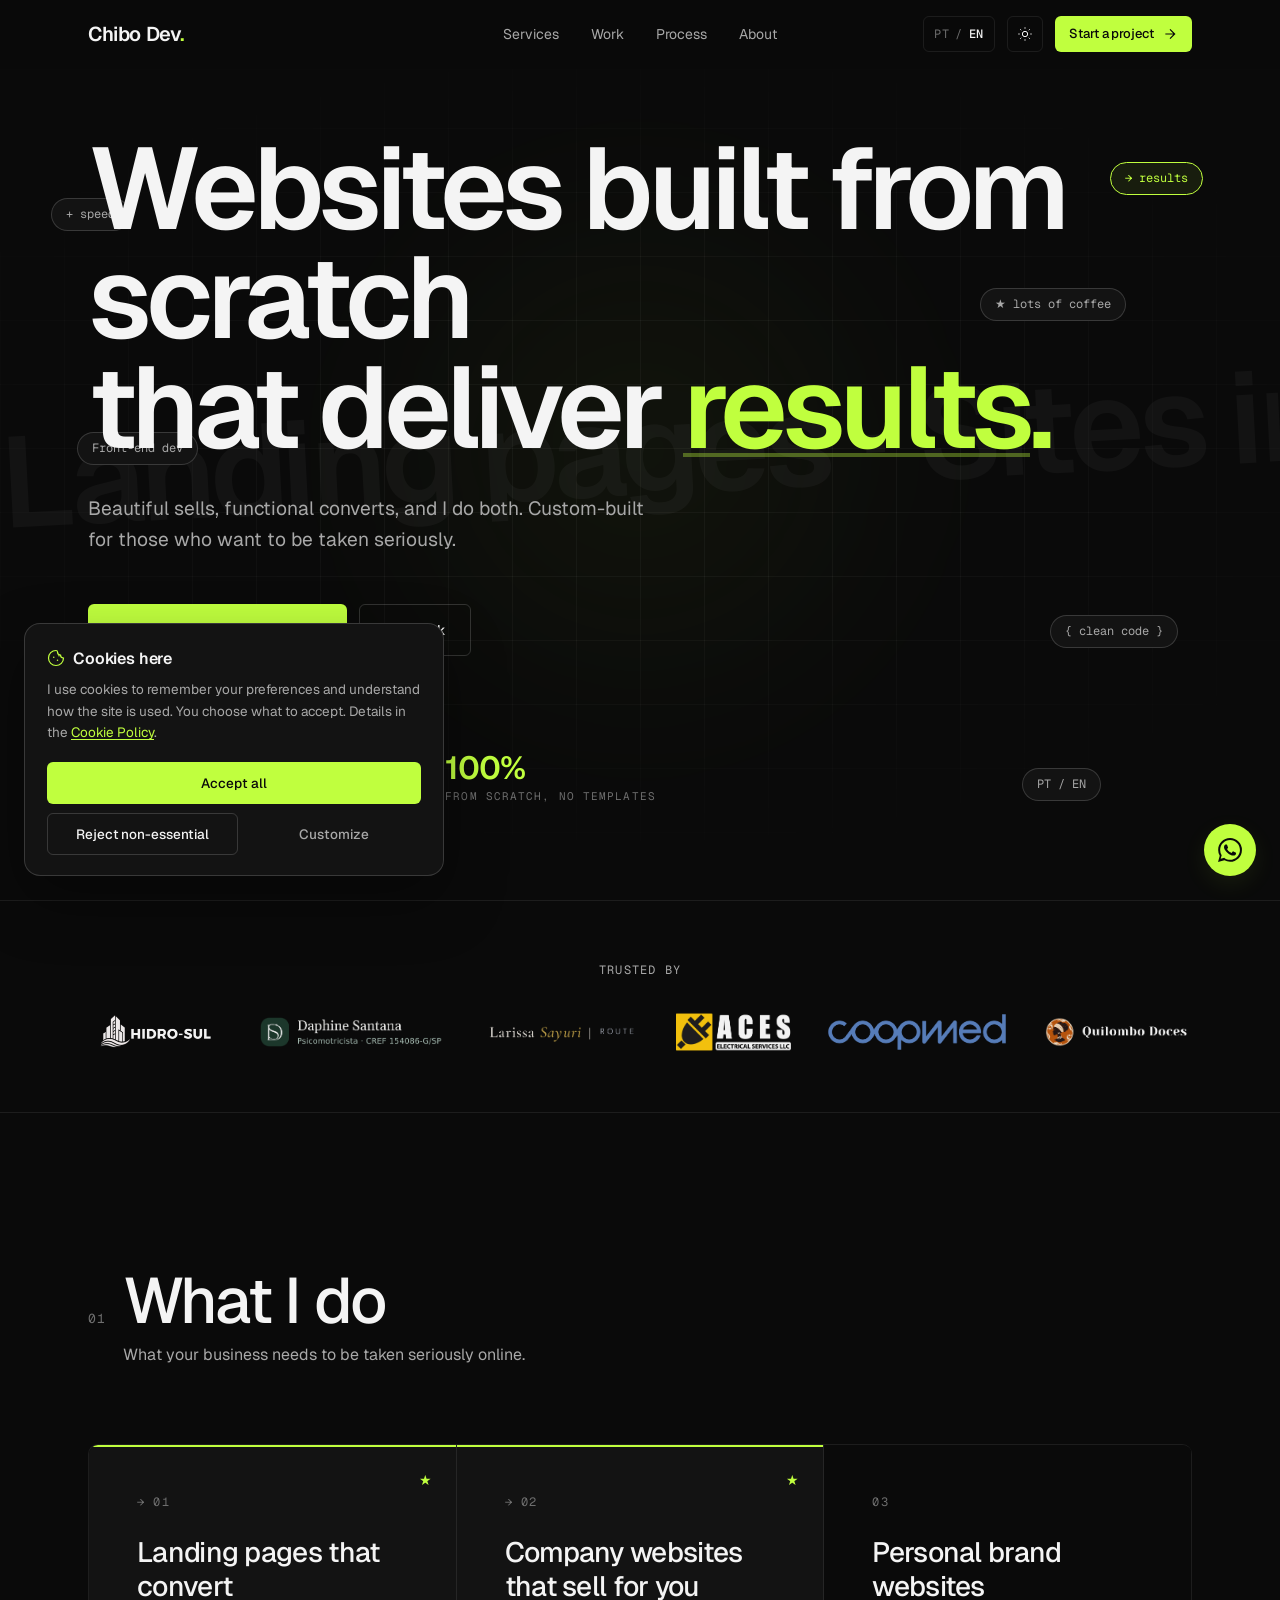
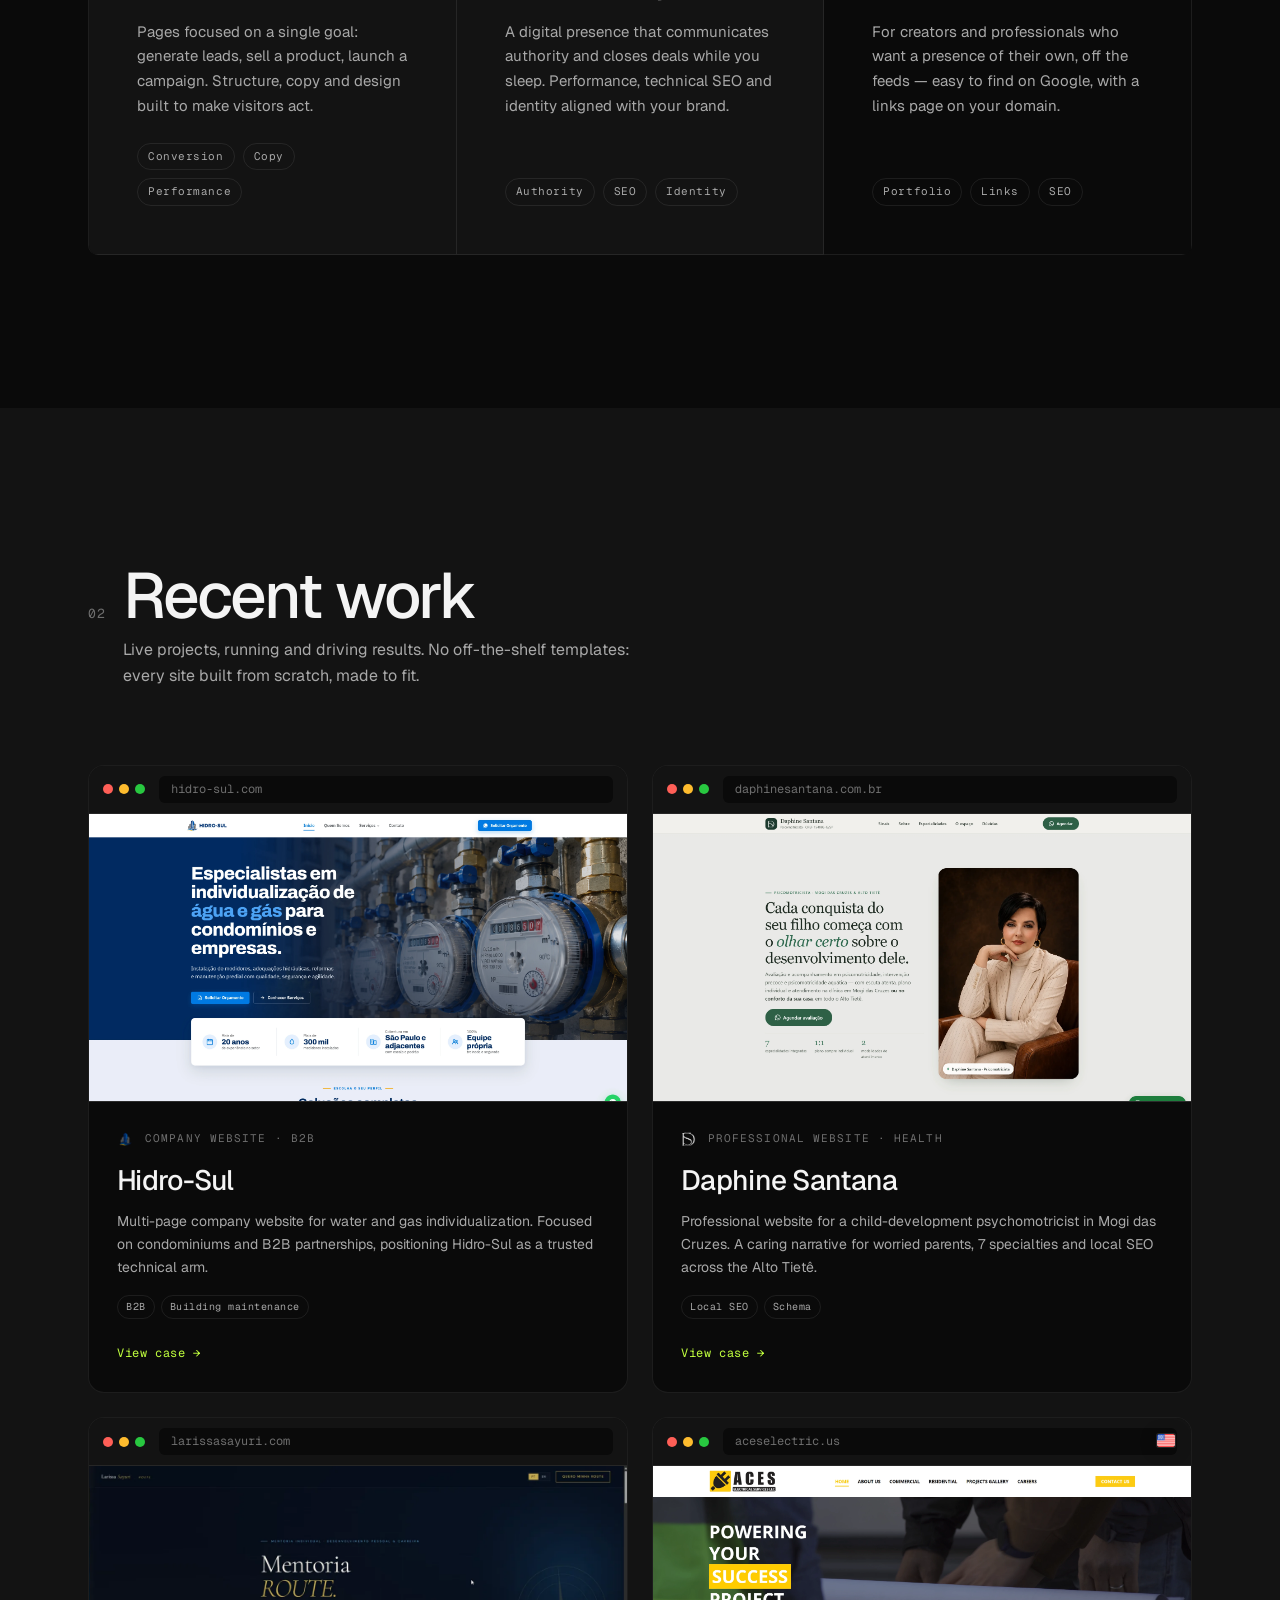
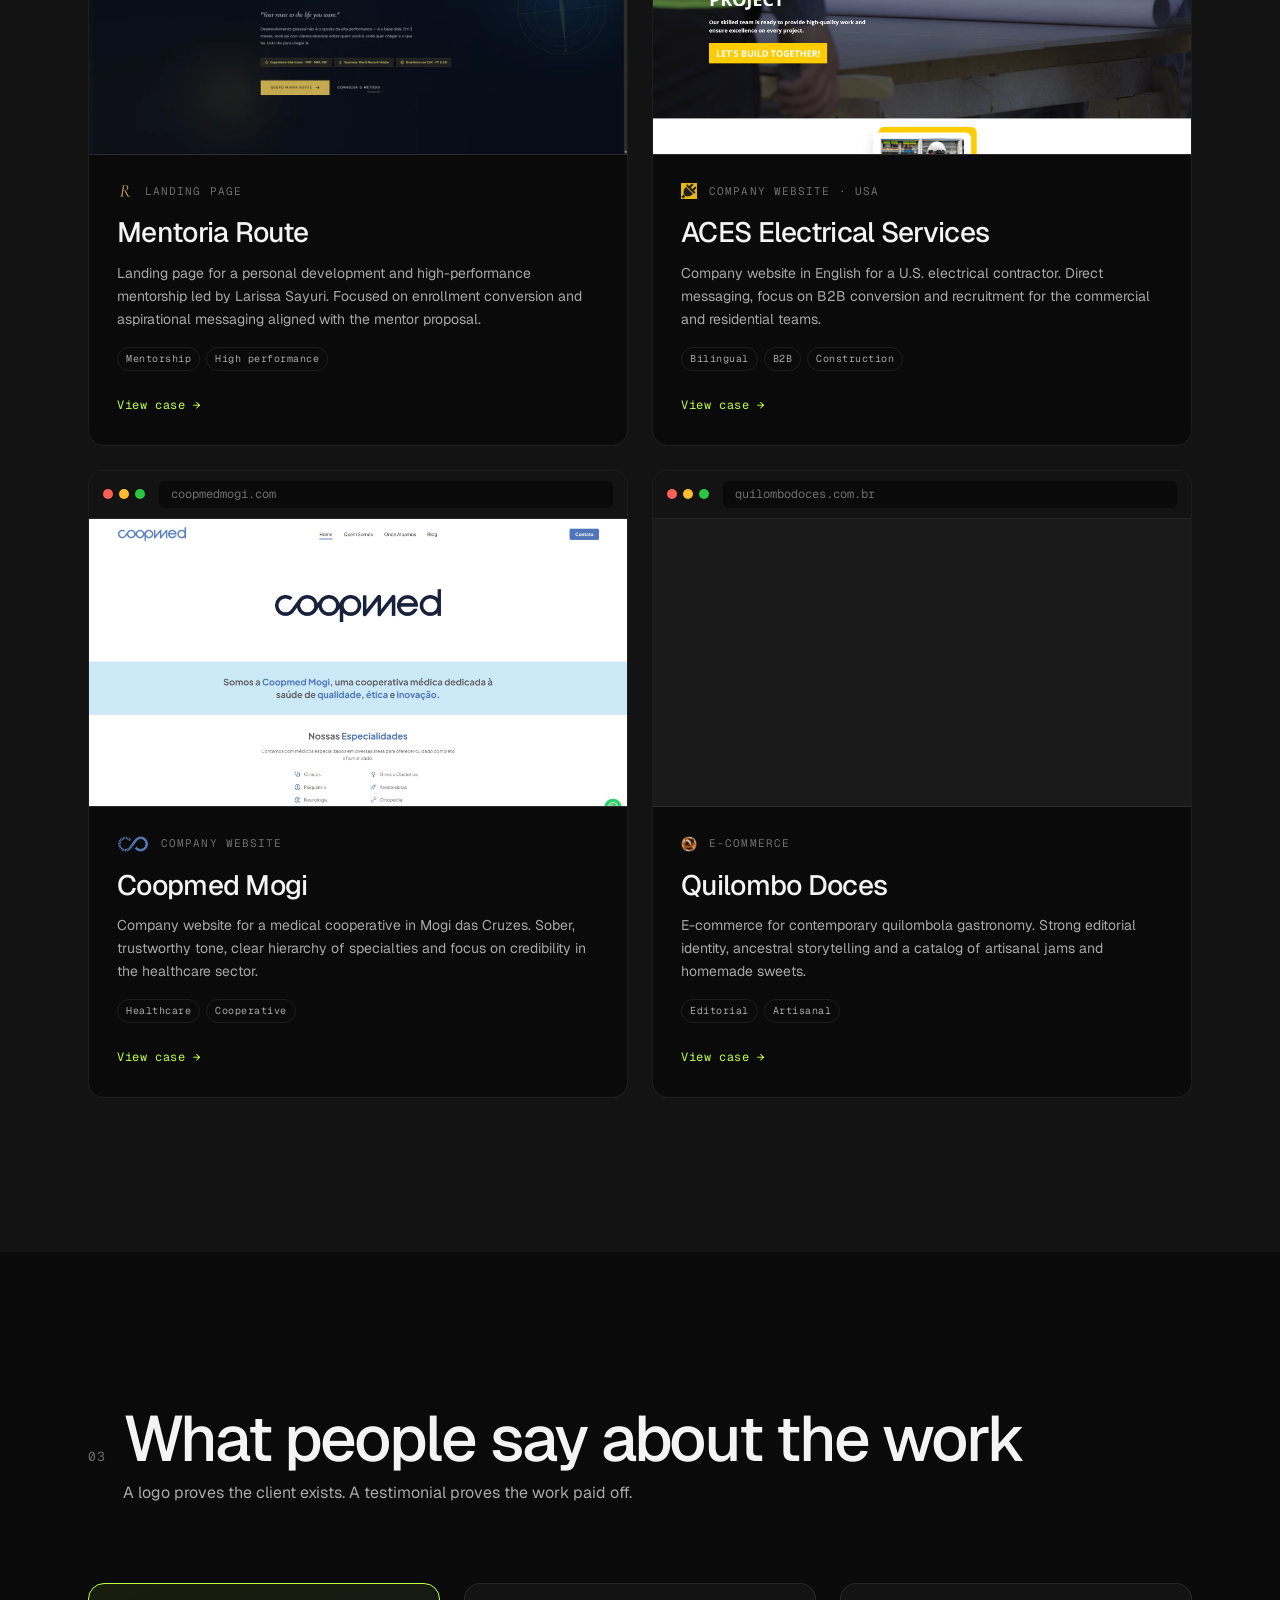
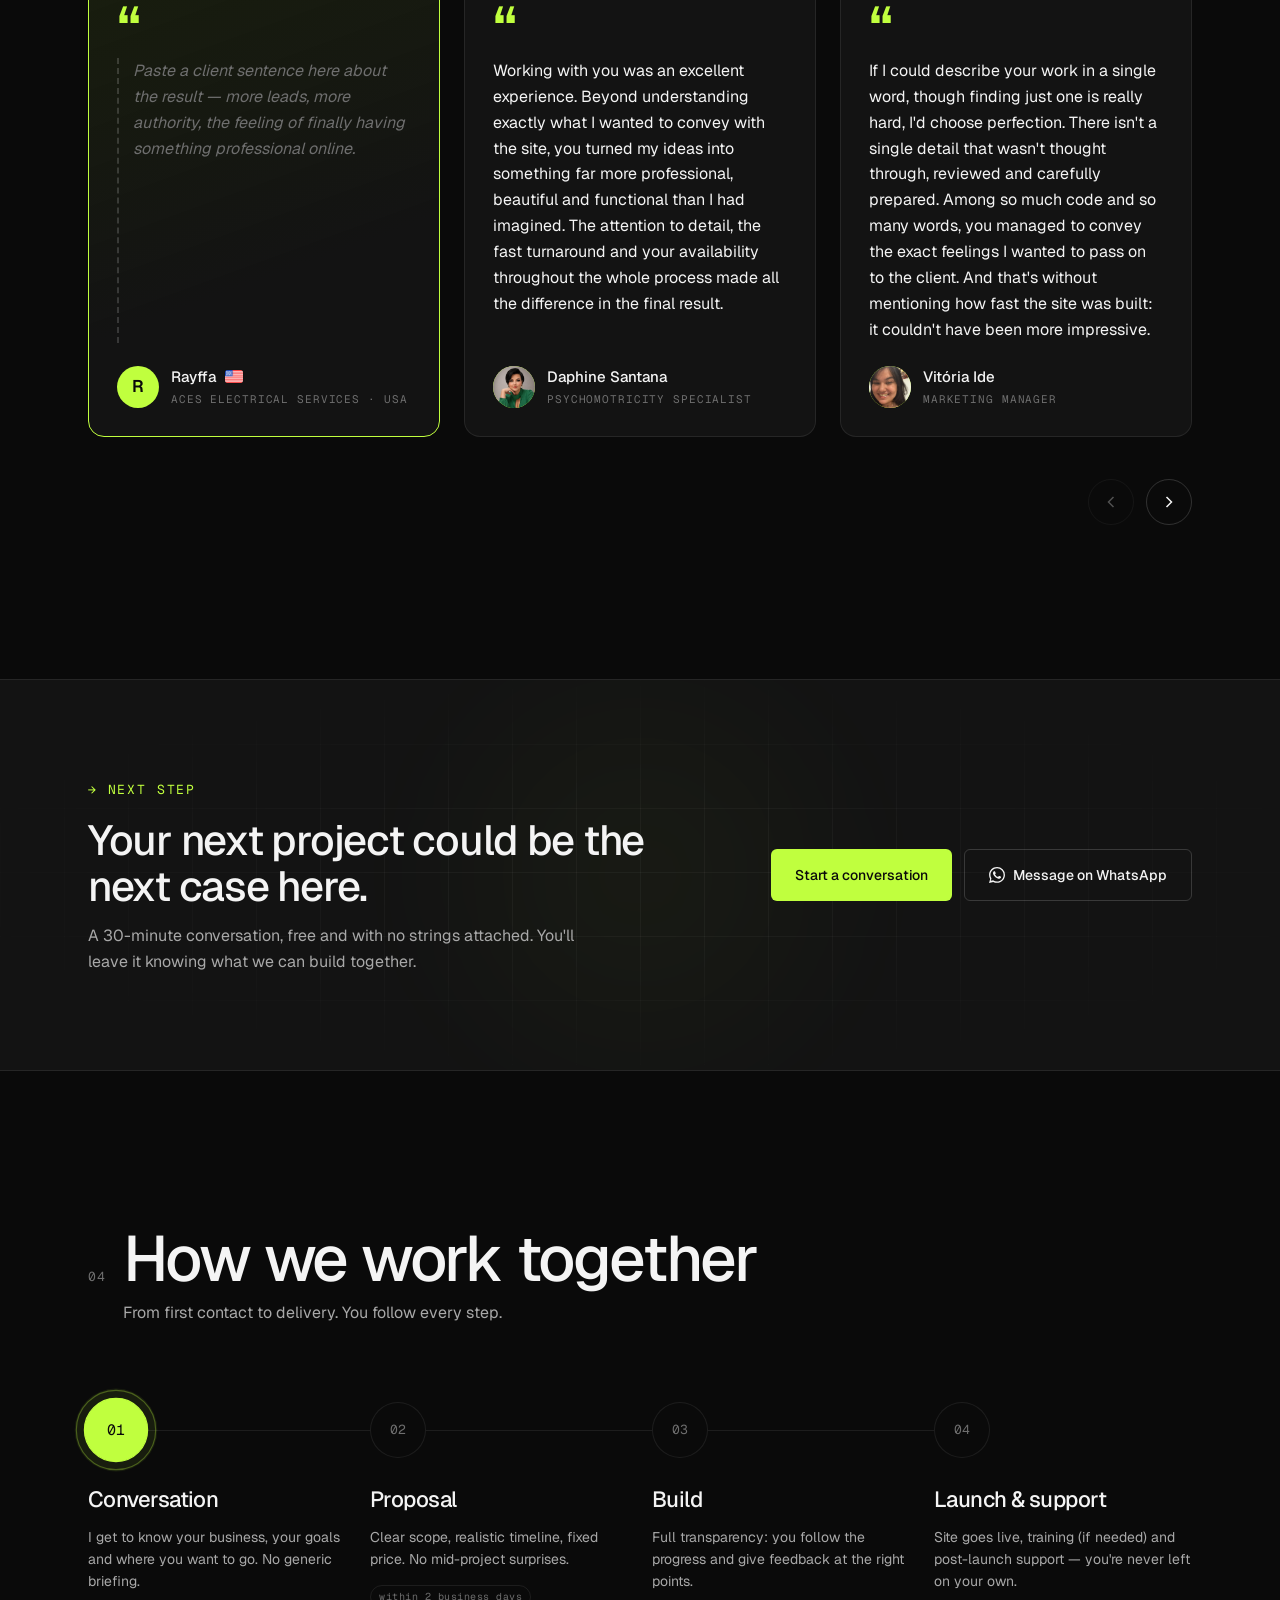
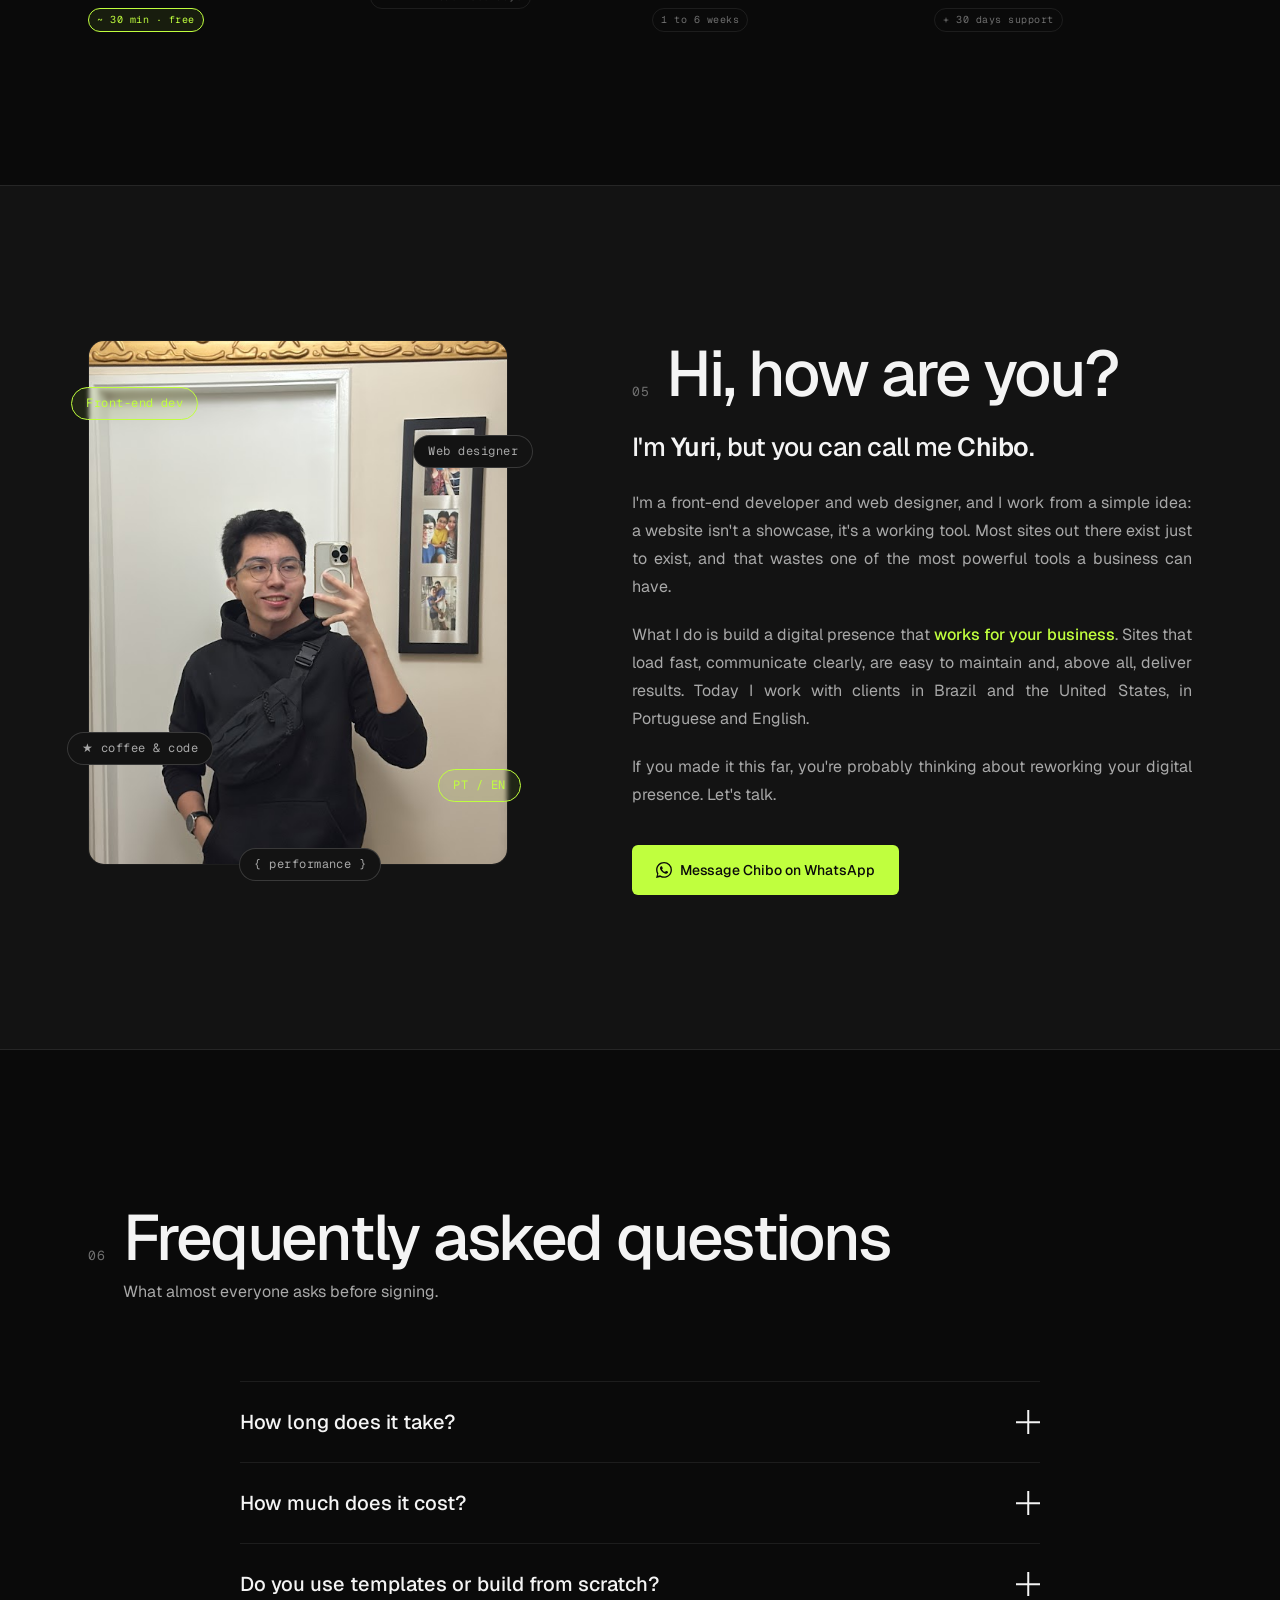
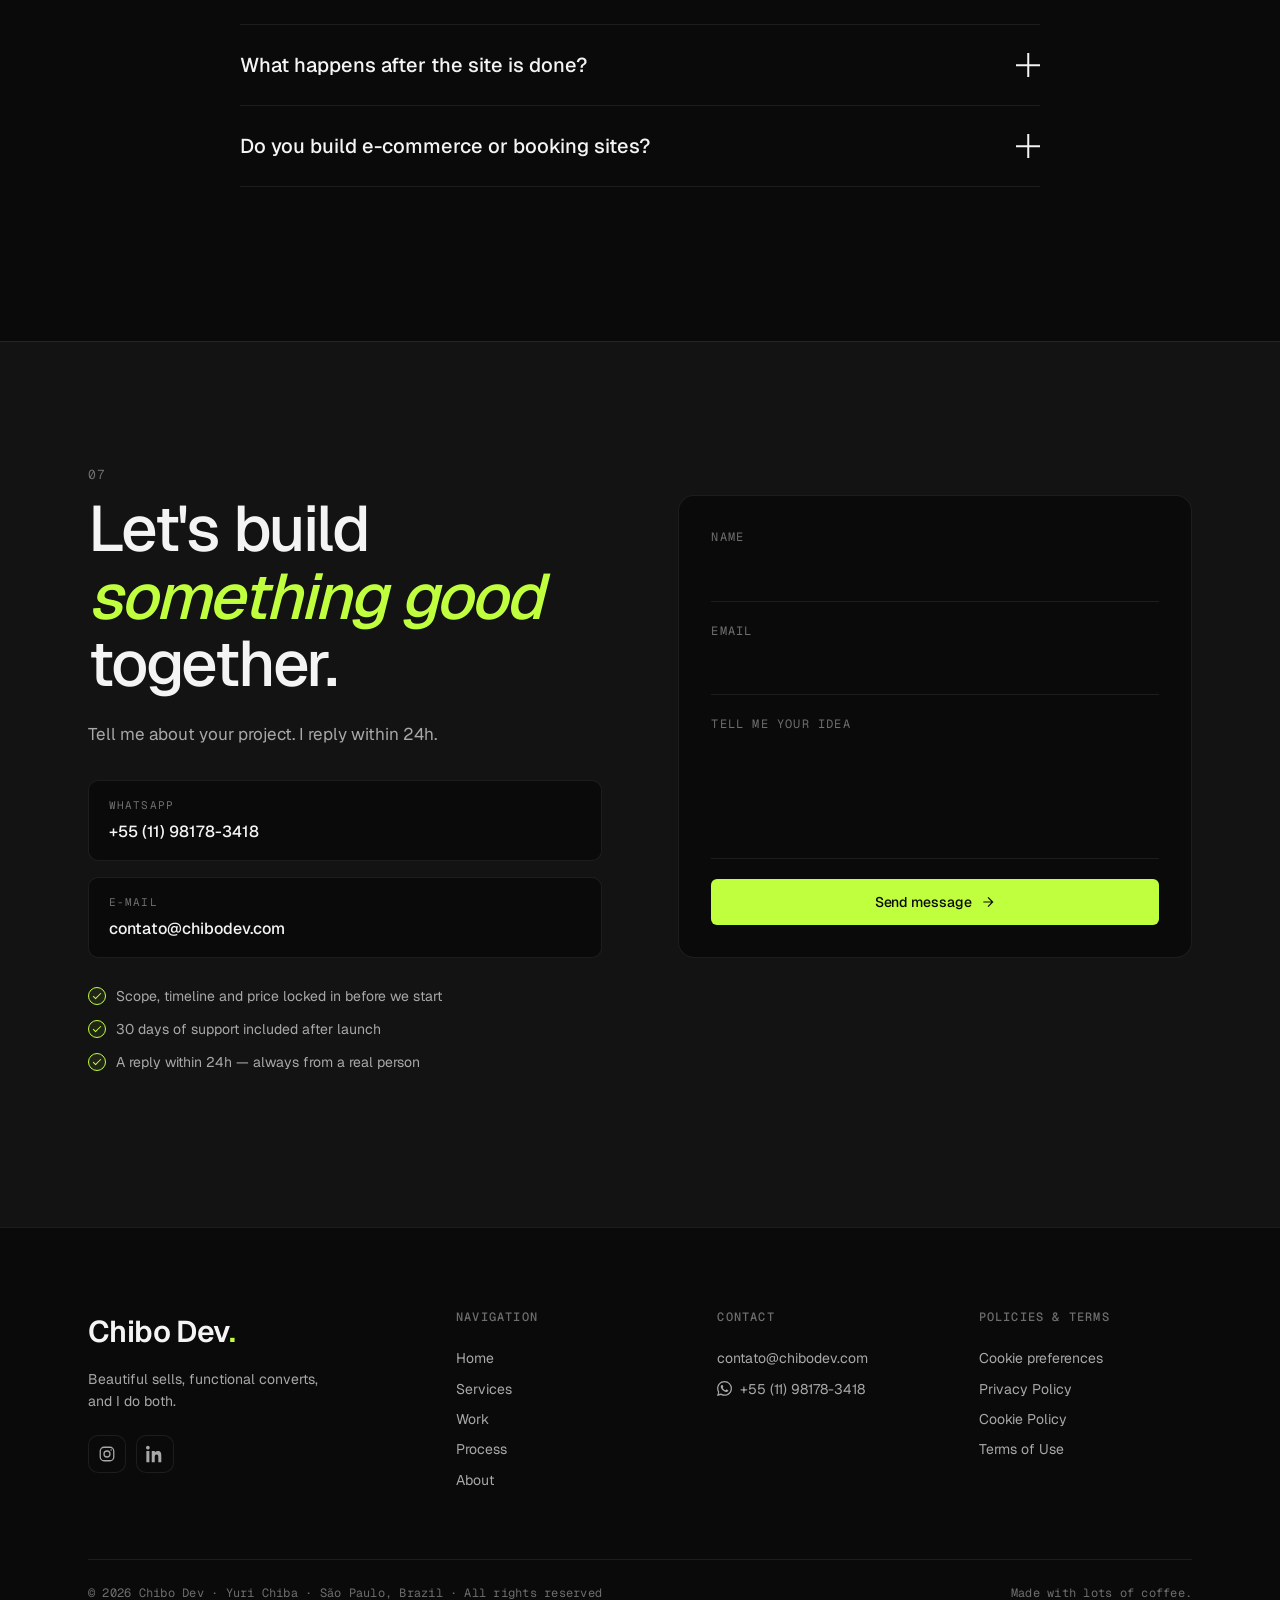
<file: index.html>
<!DOCTYPE html>
<html lang="pt-BR" data-theme="dark">
<head>
  <meta charset="UTF-8" />
  <meta name="viewport" content="width=device-width, initial-scale=1.0" />
  <meta name="description" content="Criação de sites sob medida: landing pages, sites institucionais e de marca pessoal, feitos do zero pra converter. Front-end e web design no Brasil e nos EUA." />
  <meta name="author" content="Chibo Dev" />
  <meta name="robots" content="index, follow" />
  <meta name="theme-color" content="#0a0a0a" />
  <link rel="canonical" href="https://chibodev.com/" />

  <title>Chibo Dev · Criação de Sites que Convertem</title>

  <!-- Favicons (substitua pelos arquivos do seu sistema de favicon) -->
  <link rel="icon" href="assets/img/favicon.ico" sizes="any" />
  <link rel="icon" href="assets/img/favicon.svg" type="image/svg+xml" />
  <link rel="apple-touch-icon" href="assets/img/apple-touch-icon.png" />

  <!-- Open Graph -->
  <meta property="og:site_name" content="Chibo Dev" />
  <meta property="og:title" content="Chibo Dev · Criação de Sites que Convertem" />
  <meta property="og:description" content="Sites feitos do zero pra quem quer ser levado a sério. Bonito vende, funcional converte e eu faço os dois." />
  <meta property="og:type" content="website" />
  <meta property="og:url" content="https://chibodev.com/" />
  <meta property="og:locale" content="pt_BR" />
  <meta property="og:locale:alternate" content="en_US" />
  <!-- Imagem 1200x630 · crie em assets/img/og-image.jpg -->
  <meta property="og:image" content="https://chibodev.com/assets/img/og-image.jpg" />
  <meta property="og:image:width" content="1200" />
  <meta property="og:image:height" content="630" />
  <meta property="og:image:alt" content="Chibo Dev — criação de sites que convertem" />

  <!-- Twitter -->
  <meta name="twitter:card" content="summary_large_image" />
  <meta name="twitter:title" content="Chibo Dev · Criação de Sites que Convertem" />
  <meta name="twitter:description" content="Sites feitos do zero pra quem quer ser levado a sério. Bonito vende, funcional converte e eu faço os dois." />
  <meta name="twitter:image" content="https://chibodev.com/assets/img/og-image.jpg" />

  <!-- Fonte: Geist (Vercel) -->
  <link rel="preconnect" href="https://fonts.googleapis.com" />
  <link rel="preconnect" href="https://fonts.gstatic.com" crossorigin />
  <link href="https://fonts.googleapis.com/css2?family=Geist:wght@300;400;500;600;700&family=Geist+Mono:wght@400;500&display=swap" rel="stylesheet" />

  <link rel="stylesheet" href="assets/css/style.css" />

  <!-- Dados estruturados -->
  <script type="application/ld+json">
  {
    "@context": "https://schema.org",
    "@graph": [
      {
        "@type": "ProfessionalService",
        "@id": "https://chibodev.com/#business",
        "name": "Chibo Dev",
        "url": "https://chibodev.com/",
        "image": "https://chibodev.com/assets/img/og-image.jpg",
        "description": "Criação de sites sob medida: landing pages, sites institucionais e de marca pessoal, feitos do zero pra converter. Front-end e web design no Brasil e nos EUA.",
        "priceRange": "$$",
        "areaServed": [
          { "@type": "Country", "name": "Brasil" },
          { "@type": "Country", "name": "Estados Unidos" }
        ],
        "address": {
          "@type": "PostalAddress",
          "addressLocality": "São Paulo",
          "addressRegion": "SP",
          "addressCountry": "BR"
        },
        "founder": { "@id": "https://chibodev.com/#chibo" },
        "knowsLanguage": ["pt-BR", "en"],
        "sameAs": ["https://instagram.com/chibodev"],
        "contactPoint": {
          "@type": "ContactPoint",
          "contactType": "sales",
          "email": "contato@chibodev.com",
          "availableLanguage": ["Portuguese", "English"]
        }
      },
      {
        "@type": "Person",
        "@id": "https://chibodev.com/#chibo",
        "name": "Yuri Chiba",
        "alternateName": "Chibo",
        "jobTitle": "Desenvolvedor front-end e web designer",
        "url": "https://chibodev.com/",
        "worksFor": { "@id": "https://chibodev.com/#business" },
        "knowsLanguage": ["pt-BR", "en"],
        "sameAs": ["https://instagram.com/chibodev"]
      },
      {
        "@type": "WebSite",
        "@id": "https://chibodev.com/#website",
        "url": "https://chibodev.com/",
        "name": "Chibo Dev",
        "inLanguage": "pt-BR",
        "publisher": { "@id": "https://chibodev.com/#business" }
      }
    ]
  }
  </script>
</head>
<body>

  <!-- ============================================== -->
  <!-- HEADER                                          -->
  <!-- ============================================== -->
  <header class="header" id="header">
    <div class="container header__inner">
      <a href="#hero" class="logo" aria-label="Chibo Dev">
        Chibo Dev<span class="logo__dot">.</span>
      </a>

      <nav class="nav" aria-label="Navegação principal">
        <a href="#services" data-i18n="nav.services">Serviços</a>
        <a href="#work" data-i18n="nav.work">Trabalhos</a>
        <a href="#process" data-i18n="nav.process">Processo</a>
        <a href="#about" data-i18n="nav.about">Sobre</a>
      </nav>

      <div class="header__actions">
        <button class="lang-toggle" id="langToggle" aria-label="Trocar idioma">
          <span class="lang-toggle__opt is-active" data-lang="pt">PT</span>
          <span class="lang-toggle__sep">/</span>
          <span class="lang-toggle__opt" data-lang="en">EN</span>
        </button>

        <button class="theme-toggle" id="themeToggle" aria-label="Alternar tema">
          <svg class="theme-toggle__icon theme-toggle__icon--sun" viewBox="0 0 24 24" fill="none" stroke="currentColor" stroke-width="1.5">
            <circle cx="12" cy="12" r="4"/>
            <path d="M12 2v2M12 20v2M4.93 4.93l1.41 1.41M17.66 17.66l1.41 1.41M2 12h2M20 12h2M4.93 19.07l1.41-1.41M17.66 6.34l1.41-1.41"/>
          </svg>
          <svg class="theme-toggle__icon theme-toggle__icon--moon" viewBox="0 0 24 24" fill="none" stroke="currentColor" stroke-width="1.5">
            <path d="M21 12.79A9 9 0 1 1 11.21 3 7 7 0 0 0 21 12.79z"/>
          </svg>
        </button>

        <a href="#contact" class="btn btn--primary btn--sm"><span data-i18n="nav.cta">Começar projeto</span><svg viewBox="0 0 24 24" fill="none" stroke="currentColor" stroke-width="1.8"><path d="M5 12h14M12 5l7 7-7 7"/></svg></a>
      </div>
    </div>
  </header>

  <!-- ============================================== -->
  <!-- 01 · HERO                                       -->
  <!-- ============================================== -->
  <section class="hero" id="hero">
    <div class="hero__bg" aria-hidden="true">
      <div class="hero__grid"></div>
      <div class="hero__glow"></div>
    </div>

    <!-- Marquee de palavras flutuando atrás -->
    <div class="hero__marquee" aria-hidden="true">
      <div class="hero__marquee-track">
        <span>Landing pages</span><span>·</span>
        <span>Sites institucionais</span><span>·</span>
        <span>Marca pessoal</span><span>·</span>
        <span>Design</span><span>·</span>
        <span>SEO</span><span>·</span>
        <span>UX</span><span>·</span>
        <span>Performance</span><span>·</span>
        <span>Responsivo</span><span>·</span>
        <span>Landing pages</span><span>·</span>
        <span>Sites institucionais</span><span>·</span>
        <span>Marca pessoal</span><span>·</span>
        <span>Design</span><span>·</span>
        <span>SEO</span><span>·</span>
        <span>UX</span><span>·</span>
      </div>
    </div>

    <!-- Pills decorativas flutuantes -->
    <div class="hero__pills" aria-hidden="true">
      <span class="hero-pill hero-pill--1" data-i18n="hero.pill1">→ resultado</span>
      <span class="hero-pill hero-pill--2" data-i18n="hero.pill2">★ muito café</span>
      <span class="hero-pill hero-pill--3" data-i18n="hero.pill3">{ código limpo }</span>
      <span class="hero-pill hero-pill--4" data-i18n="hero.pill4">+ velocidade</span>
      <span class="hero-pill hero-pill--5" data-i18n="hero.pill5">Dev front-end</span>
      <span class="hero-pill hero-pill--6" data-i18n="hero.pill6">Web designer</span>
      <span class="hero-pill hero-pill--7" data-i18n="hero.pill7">PT / EN</span>
    </div>

    <div class="container hero__container">
      <h1 class="hero__title">
        <span class="hero__line hero__line--1">
          <span class="hero__word"><span data-i18n="hero.line1">Sites feitos do zero</span></span>
        </span>
        <span class="hero__line hero__line--2">
          <span class="hero__word"><span data-i18n="hero.line2a">que dão</span></span>
          <em class="hero__em" data-i18n="hero.line2b"> resultado</em><span class="hero__dot">.</span>
        </span>
      </h1>

      <p class="hero__sub" data-i18n="hero.sub">
        Bonito vende, funcional converte e eu faço os dois. Sob medida pra quem quer ser levado a sério.
      </p>

      <div class="hero__cta">
        <a href="#contact" class="btn btn--primary">
          <span data-i18n="hero.cta1">Conversar sobre meu projeto</span>
          <svg viewBox="0 0 24 24" fill="none" stroke="currentColor" stroke-width="1.8"><path d="M5 12h14M12 5l7 7-7 7"/></svg>
        </a>
        <a href="#work" class="btn btn--ghost" data-i18n="hero.cta2">Ver trabalhos</a>
      </div>

      <!-- Stats discretas no rodapé do hero -->
      <div class="hero__stats">
        <div class="hero-stat">
          <span class="hero-stat__num">06</span>
          <span class="hero-stat__label" data-i18n="hero.stat1">projetos no ar</span>
        </div>
        <div class="hero-stat__sep"></div>
        <div class="hero-stat">
          <span class="hero-stat__num">02</span>
          <span class="hero-stat__label" data-i18n="hero.stat2">países atendidos</span>
        </div>
        <div class="hero-stat__sep"></div>
        <div class="hero-stat">
          <span class="hero-stat__num">100%</span>
          <span class="hero-stat__label" data-i18n="hero.stat3">do zero, sem template</span>
        </div>
      </div>
    </div>
  </section>

  <!-- ============================================== -->
  <!-- 02 · LOGOS / PROVA SOCIAL                       -->
  <!-- ============================================== -->
  <section class="logos">
    <div class="container">
      <p class="logos__title" data-i18n="logos.title">Quem já confiou no meu trabalho</p>
      <div class="logos__row">
        <!-- Logos: PNG transparente · monocromático branco via CSS · ordem = Trabalhos recentes -->
        <img class="logo-img logo-img--dark" src="assets/img/hidro-sul-logo-extensa-branca-fundo-transparente.png" alt="Hidro-Sul" loading="lazy" decoding="async" onerror="this.remove()" />
        <img class="logo-img logo-img--light" src="assets/img/hidro-sul-logo-extensa-fundo-transparente.png" alt="Hidro-Sul" loading="lazy" decoding="async" onerror="this.remove()" />
        <img class="logo-img logo-img--dark" src="assets/img/daphine-santana-logo-extensa-branca-fundo-transparente.png" alt="Daphine Santana" loading="lazy" decoding="async" onerror="this.remove()" />
        <img class="logo-img logo-img--light" src="assets/img/daphine-santana-logo-extensa-transparente.png" alt="Daphine Santana" loading="lazy" decoding="async" onerror="this.remove()" />
        <img class="logo-img logo-img--dark" src="assets/img/larissa-sayuri-route-logo-extensa-transparente.png" alt="Mentoria Route" loading="lazy" decoding="async" onerror="this.remove()" />
        <img class="logo-img logo-img--light" src="assets/img/larissa-sayuri-route-logo-extensa-preta-fundo-transparente.png" alt="Mentoria Route" loading="lazy" decoding="async" onerror="this.remove()" />
        <img class="logo-img logo-img--dark" src="assets/img/aces-logo-extensa-branca-fundo-transparente.png" alt="ACES Electrical Services" loading="lazy" decoding="async" onerror="this.remove()" />
        <img class="logo-img logo-img--light" src="assets/img/aces-logo-extensa-preta-fundo-transparente.png" alt="ACES Electrical Services" loading="lazy" decoding="async" onerror="this.remove()" />
        <img class="logo-img" src="assets/img/coopmed-logo-extensa-fundo-transparente.png" alt="Coopmed Mogi" loading="lazy" decoding="async" onerror="this.remove()" />
        <img class="logo-img logo-img--dark" src="assets/img/quilombo-doces-logo-extensa-branco-transparente.png" alt="Quilombo Doces" loading="lazy" decoding="async" onerror="this.remove()" />
        <img class="logo-img logo-img--light" src="assets/img/quilombo-doces-logo-extensa-transparente.png" alt="Quilombo Doces" loading="lazy" decoding="async" onerror="this.remove()" />
      </div>
    </div>
  </section>

  <!-- ============================================== -->
  <!-- 03 · SERVIÇOS                                   -->
  <!-- ============================================== -->
  <section class="services" id="services">
    <div class="container">
      <header class="section-head">
        <span class="section-head__num">01</span>
        <h2 class="section-head__title" data-i18n="services.title">O que eu faço</h2>
        <p class="section-head__sub" data-i18n="services.sub">O que o seu negócio precisa pra ser levado a sério no digital.</p>
      </header>

      <div class="services__grid">

        <article class="service service--featured">
          <span class="service__star">★</span>
          <div class="service__num">→ 01</div>
          <h3 class="service__title" data-i18n="services.lp.title">Landing pages que convertem</h3>
          <p class="service__desc" data-i18n="services.lp.desc">
            Páginas focadas num único objetivo: gerar lead, vender produto, lançar campanha. Estrutura, copy e design pensados pro visitante agir.
          </p>
          <ul class="service__tags">
            <li data-i18n="services.lp.tag1">Conversão</li>
            <li data-i18n="services.lp.tag2">Copy</li>
            <li data-i18n="services.lp.tag3">Performance</li>
          </ul>
        </article>

        <article class="service service--featured">
          <span class="service__star">★</span>
          <div class="service__num">→ 02</div>
          <h3 class="service__title" data-i18n="services.inst.title">Sites institucionais que vendem por você</h3>
          <p class="service__desc" data-i18n="services.inst.desc">
            Presença digital que comunica autoridade e fecha negócio enquanto você dorme. Performance, SEO técnico e identidade alinhada com sua marca.
          </p>
          <ul class="service__tags">
            <li data-i18n="services.inst.tag1">Autoridade</li>
            <li data-i18n="services.inst.tag2">SEO</li>
            <li data-i18n="services.inst.tag3">Identidade</li>
          </ul>
        </article>

        <article class="service">
          <div class="service__num">03</div>
          <h3 class="service__title" data-i18n="services.brand.title">Sites de marca pessoal</h3>
          <p class="service__desc" data-i18n="services.brand.desc">
            Pra criadores e profissionais que querem uma presença própria fora das redes — fácil de achar no Google e com página de links no domínio.
          </p>
          <ul class="service__tags">
            <li data-i18n="services.brand.tag1">Portfólio</li>
            <li data-i18n="services.brand.tag2">Links</li>
            <li data-i18n="services.brand.tag3">SEO</li>
          </ul>
        </article>

      </div>
    </div>
  </section>

  <!-- ============================================== -->
  <!-- 04 · TRABALHOS                                  -->
  <!-- ============================================== -->
  <section class="work" id="work">
    <div class="container">
      <header class="section-head">
        <span class="section-head__num">02</span>
        <h2 class="section-head__title" data-i18n="work.title">Trabalhos recentes</h2>
        <p class="section-head__sub" data-i18n="work.sub">Projetos no ar, rodando e gerando resultado. Nada de template pronto: cada site é feito do zero, sob medida.</p>
      </header>

      <div class="work__grid">
        <article class="case case--hidrosul"
                 data-case
                 data-case-id="hidrosul"
                 data-case-url=""
                 data-case-video="">
          <div class="case__visual">
            <div class="browser">
              <div class="browser__bar">
                <span class="browser__dots"><i></i><i></i><i></i></span>
                <span class="browser__url">hidro-sul.com</span>
              </div>
              <div class="browser__screen">
                <img src="assets/img/hidro-sul-desktop.webp" alt="Hidro-Sul — site" loading="lazy" decoding="async" />
              </div>
            </div>
            <div class="case__modal-source" aria-hidden="true">
              <div class="device-mockup">
              <div class="device-laptop">
                <div class="device-laptop__screen">
                  <!-- Foto desktop: 1280x800 (16:10) · assets/img/hidro-sul-desktop.webp -->
                  <img src="assets/img/hidro-sul-desktop.webp"
                       alt="Hidro-Sul — versão desktop do site"
                       width="1280" height="800" loading="lazy" decoding="async" />
                </div>
                <div class="device-laptop__base"></div>
              </div>
              <div class="device-phone">
                <div class="device-phone__notch"></div>
                <div class="device-phone__screen">
                  <!-- Foto mobile: 1080x2280 (9:19) · assets/img/hidro-sul-mobile.png -->
                  <img src="assets/img/hidro-sul-mobile.png"
                       alt="Hidro-Sul — versão mobile do site"
                       width="1080" height="2280" loading="lazy" decoding="async" />
                </div>
              </div>
            </div>
            </div>
          </div>
          <div class="case__info">
            <div class="case__meta">
              <img class="case__logo" src="assets/img/hidro-sul-logo-pequena-transparente.png" alt="" aria-hidden="true" onerror="this.remove()" />
              <span class="case__type" data-i18n="work.case06.type">Site Institucional · B2B</span>
            </div>
            <h3 class="case__title" data-i18n="work.case06.title">Hidro-Sul</h3>
            <p class="case__desc" data-i18n="work.case06.desc">
              Site institucional multipágina para soluções hidráulicas e manutenção predial. Foco em condomínios e parcerias B2B, com migração de domínio feita sem tirar o site do ar.
            </p>
            <div class="case__tags">
              <span data-i18n="work.case06.tag1">B2B</span>
              <span data-i18n="work.case06.tag2">Manutenção predial</span>
            </div>
            <button type="button" class="case__link" data-case-open="hidrosul" data-i18n="work.case06.link">Ver case →</button>
          </div>
        </article>

        <article class="case case--daphine"
                 data-case
                 data-case-id="daphine"
                 data-case-url="https://daphinesantana.com.br"
                 data-case-video="">
          <div class="case__visual">
            <div class="browser">
              <div class="browser__bar">
                <span class="browser__dots"><i></i><i></i><i></i></span>
                <span class="browser__url">daphinesantana.com.br</span>
              </div>
              <div class="browser__screen">
                <img src="assets/img/daphine-santana-desktop.webp" alt="Daphine Santana — site" loading="lazy" decoding="async" />
              </div>
            </div>
            <div class="case__modal-source" aria-hidden="true">
              <div class="device-mockup">
              <div class="device-laptop">
                <div class="device-laptop__screen">
                  <!-- Foto desktop: 1280x800 (16:10) · assets/img/daphine-santana-desktop.webp -->
                  <img src="assets/img/daphine-santana-desktop.webp"
                       alt="Daphine Santana — versão desktop do site"
                       width="1280" height="800" loading="lazy" decoding="async" />
                </div>
                <div class="device-laptop__base"></div>
              </div>
              <div class="device-phone">
                <div class="device-phone__notch"></div>
                <div class="device-phone__screen">
                  <!-- Foto mobile: 1080x2280 (9:19) · assets/img/daphine-santana-mobile.png -->
                  <img src="assets/img/daphine-santana-mobile.png"
                       alt="Daphine Santana — versão mobile do site"
                       width="1080" height="2280" loading="lazy" decoding="async" />
                </div>
              </div>
            </div>
            </div>
          </div>
          <div class="case__info">
            <div class="case__meta">
              <img class="case__logo case__logo--dark" src="assets/img/daphine-santana-logo-pequena-transparente.png" alt="" aria-hidden="true" onerror="this.remove()" />
              <img class="case__logo case__logo--light" src="assets/img/daphine-santana-logo-pequena-verde-fundo-transparente.png" alt="" aria-hidden="true" onerror="this.remove()" />
              <span class="case__type" data-i18n="work.case07.type">Marca Pessoal</span>
            </div>
            <h3 class="case__title" data-i18n="work.case07.title">Daphine Santana</h3>
            <p class="case__desc" data-i18n="work.case07.desc">
              Site de marca pessoal com página de links personalizada, indexação no Google e animações de rolagem. Uma presença digital própria, fora da dependência das redes sociais.
            </p>
            <div class="case__tags">
              <span data-i18n="work.case07.tag1">Animações</span>
              <span data-i18n="work.case07.tag2">SEO</span>
            </div>
            <button type="button" class="case__link" data-case-open="daphine" data-i18n="work.case07.link">Ver case →</button>
          </div>
        </article>

        <article class="case case--route"
                 data-case
                 data-case-id="route"
                 data-case-url=""
                 data-case-video="">
          <div class="case__visual">
            <div class="browser">
              <div class="browser__bar">
                <span class="browser__dots"><i></i><i></i><i></i></span>
                <span class="browser__url">larissasayuri.com</span>
              </div>
              <div class="browser__screen">
                <img src="assets/img/mentoria-route-desktop.webp" alt="Mentoria Route — site" loading="lazy" decoding="async" />
              </div>
            </div>
            <div class="case__modal-source" aria-hidden="true">
              <div class="device-mockup">
              <div class="device-laptop">
                <div class="device-laptop__screen">
                  <!-- Foto desktop: 1280x800 (16:10) · assets/img/mentoria-route-desktop.webp -->
                  <img src="assets/img/mentoria-route-desktop.webp"
                       alt="Mentoria Route — versão desktop do site"
                       width="1280" height="800" loading="lazy" decoding="async" />
                </div>
                <div class="device-laptop__base"></div>
              </div>
              <div class="device-phone">
                <div class="device-phone__notch"></div>
                <div class="device-phone__screen">
                  <!-- Foto mobile: 1080x2280 (9:19) · assets/img/mentoria-route-mobile.png -->
                  <img src="assets/img/mentoria-route-mobile.png"
                       alt="Mentoria Route — versão mobile do site"
                       width="1080" height="2280" loading="lazy" decoding="async" />
                </div>
              </div>
            </div>
            </div>
          </div>
          <div class="case__info">
            <div class="case__meta">
              <img class="case__logo" src="assets/img/larissa-sayuri-route-logo-pequena-transparente.png" alt="" aria-hidden="true" onerror="this.remove()" />
              <span class="case__type" data-i18n="work.case05.type">Landing Page</span>
            </div>
            <h3 class="case__title" data-i18n="work.case05.title">Mentoria Route</h3>
            <p class="case__desc" data-i18n="work.case05.desc">
              Landing page para mentoria de desenvolvimento pessoal e alta performance, conduzida por Larissa Sayuri. Foco em conversão de inscrições e comunicação aspiracional alinhada à proposta da mentora.
            </p>
            <div class="case__tags">
              <span data-i18n="work.case05.tag1">Mentoria</span>
              <span data-i18n="work.case05.tag2">Alta performance</span>
            </div>
            <button type="button" class="case__link" data-case-open="route" data-i18n="work.case05.link">Ver case →</button>
          </div>
        </article>

        <article class="case case--aces"
                 data-case
                 data-case-id="aces"
                 data-case-url="https://acesllc.com"
                 data-case-video="">
          <div class="case__visual">
            <div class="browser">
              <div class="browser__bar">
                <span class="browser__dots"><i></i><i></i><i></i></span>
                <span class="browser__url">aceselectric.us</span>
              </div>
              <div class="browser__screen">
                <img src="assets/img/aces-desktop.webp" alt="ACES Electrical Services — site" loading="lazy" decoding="async" />
              </div>
            </div>
            <div class="case__modal-source" aria-hidden="true">
              <div class="device-mockup">
              <div class="device-laptop">
                <div class="device-laptop__screen">
                  <!-- Foto desktop: 1280x800 (16:10) · assets/img/aces-desktop.webp -->
                  <img src="assets/img/aces-desktop.webp"
                       alt="ACES Electrical Services — versão desktop do site"
                       width="1280" height="800" loading="lazy" decoding="async" />
                </div>
                <div class="device-laptop__base"></div>
              </div>
              <div class="device-phone">
                <div class="device-phone__notch"></div>
                <div class="device-phone__screen">
                  <!-- Foto mobile: 1080x2280 (9:19) · assets/img/aces-mobile.png -->
                  <img src="assets/img/aces-mobile.png"
                       alt="ACES Electrical Services — versão mobile do site"
                       width="1080" height="2280" loading="lazy" decoding="async" />
                </div>
              </div>
              <div class="case__flag"><svg class="flag-us" viewBox="0 0 24 16" xmlns="http://www.w3.org/2000/svg" role="img" aria-label="Estados Unidos"><rect width="24" height="16" fill="#FBFBF9"/><g fill="#E0A6A6"><rect width="24" height="2.286"/><rect y="4.571" width="24" height="2.286"/><rect y="9.143" width="24" height="2.286"/><rect y="13.714" width="24" height="2.286"/></g><rect width="9.6" height="9.143" fill="#AAB6DC"/><g fill="#FBFBF9"><circle cx="2.4" cy="2.3" r=".55"/><circle cx="4.8" cy="2.3" r=".55"/><circle cx="7.2" cy="2.3" r=".55"/><circle cx="2.4" cy="4.57" r=".55"/><circle cx="4.8" cy="4.57" r=".55"/><circle cx="7.2" cy="4.57" r=".55"/><circle cx="2.4" cy="6.85" r=".55"/><circle cx="4.8" cy="6.85" r=".55"/><circle cx="7.2" cy="6.85" r=".55"/></g></svg></div>
            </div>
            </div>
          </div>
          <div class="case__info">
            <div class="case__meta">
              <img class="case__logo" src="assets/img/aces-logo-pequena-transparente.png" alt="" aria-hidden="true" onerror="this.remove()" />
              <span class="case__type" data-i18n="work.case01.type">Site Institucional · EUA</span>
              <img class="case__flag" src="assets/img/bandeira-estados-unidos.png" alt="" aria-hidden="true" width="18" loading="lazy" decoding="async" onerror="this.remove()" />
            </div>
            <h3 class="case__title" data-i18n="work.case01.title">ACES Electrical Services</h3>
            <p class="case__desc" data-i18n="work.case01.desc">
              Site institucional bilíngue para empreiteira elétrica norte-americana. Comunicação direta, foco em conversão B2B e captação de talentos para o setor comercial e residencial.
            </p>
            <div class="case__tags">
              <span data-i18n="work.case01.tag1">Bilíngue</span>
              <span data-i18n="work.case01.tag2">B2B</span>
              <span data-i18n="work.case01.tag3">Construção</span>
            </div>
            <button type="button" class="case__link" data-case-open="aces" data-i18n="work.case01.link">Ver case →</button>
          </div>
        </article>

        <article class="case case--coopmed"
                 data-case
                 data-case-id="coopmed"
                 data-case-url="https://coopmedmogi.com.br"
                 data-case-video="">
          <div class="case__visual">
            <div class="browser">
              <div class="browser__bar">
                <span class="browser__dots"><i></i><i></i><i></i></span>
                <span class="browser__url">coopmedmogi.com</span>
              </div>
              <div class="browser__screen">
                <img src="assets/img/coopmed-desktop.webp" alt="Coopmed Mogi — site" loading="lazy" decoding="async" />
              </div>
            </div>
            <div class="case__modal-source" aria-hidden="true">
              <div class="device-mockup">
              <div class="device-laptop">
                <div class="device-laptop__screen">
                  <!-- Foto desktop: 1280x800 (16:10) · assets/img/coopmed-desktop.webp -->
                  <img src="assets/img/coopmed-desktop.webp"
                       alt="Coopmed Mogi — versão desktop do site"
                       width="1280" height="800" loading="lazy" decoding="async" />
                </div>
                <div class="device-laptop__base"></div>
              </div>
              <div class="device-phone">
                <div class="device-phone__notch"></div>
                <div class="device-phone__screen">
                  <!-- Foto mobile: 1080x2280 (9:19) · assets/img/coopmed-mobile.png -->
                  <img src="assets/img/coopmed-mobile.png"
                       alt="Coopmed Mogi — versão mobile do site"
                       width="1080" height="2280" loading="lazy" decoding="async" />
                </div>
              </div>
            </div>
            </div>
          </div>
          <div class="case__info">
            <div class="case__meta">
              <img class="case__logo" src="assets/img/coopmed-logo-pequena-fundo-transparente.png" alt="" aria-hidden="true" onerror="this.remove()" />
              <span class="case__type" data-i18n="work.case03.type">Site Institucional</span>
            </div>
            <h3 class="case__title" data-i18n="work.case03.title">Coopmed Mogi</h3>
            <p class="case__desc" data-i18n="work.case03.desc">
              Site institucional para cooperativa médica em Mogi das Cruzes. Tom sóbrio e confiável, hierarquia clara de especialidades e foco em credibilidade no setor de saúde.
            </p>
            <div class="case__tags">
              <span data-i18n="work.case03.tag1">Saúde</span>
              <span data-i18n="work.case03.tag2">Cooperativa</span>
            </div>
            <button type="button" class="case__link" data-case-open="coopmed" data-i18n="work.case03.link">Ver case →</button>
          </div>
        </article>

        <article class="case case--quilombo"
                 data-case
                 data-case-id="quilombo"
                 data-case-url="https://quilombodoces.com"
                 data-case-video="">
          <div class="case__visual">
            <div class="browser">
              <div class="browser__bar">
                <span class="browser__dots"><i></i><i></i><i></i></span>
                <span class="browser__url">quilombodoces.com.br</span>
              </div>
              <div class="browser__screen">
                <img src="assets/img/quilombo-doces-desktop.webp" alt="Quilombo Doces — site" loading="lazy" decoding="async" />
              </div>
            </div>
            <div class="case__modal-source" aria-hidden="true">
              <div class="device-mockup">
              <div class="device-laptop">
                <div class="device-laptop__screen">
                  <!-- Foto desktop: 1280x800 (16:10) · assets/img/quilombo-doces-desktop.webp -->
                  <img src="assets/img/quilombo-doces-desktop.webp"
                       alt="Quilombo Doces — versão desktop do site"
                       width="1280" height="800" loading="lazy" decoding="async" />
                </div>
                <div class="device-laptop__base"></div>
              </div>
              <div class="device-phone">
                <div class="device-phone__notch"></div>
                <div class="device-phone__screen">
                  <!-- Foto mobile: 1080x2280 (9:19) · assets/img/quilombo-doces-mobile.png -->
                  <img src="assets/img/quilombo-doces-mobile.png"
                       alt="Quilombo Doces — versão mobile do site"
                       width="1080" height="2280" loading="lazy" decoding="async" />
                </div>
              </div>
            </div>
            </div>
          </div>
          <div class="case__info">
            <div class="case__meta">
              <img class="case__logo" src="assets/img/quilombo-doces-logo-pequena-transparente.png" alt="" aria-hidden="true" onerror="this.remove()" />
              <span class="case__type" data-i18n="work.case02.type">E-commerce</span>
            </div>
            <h3 class="case__title" data-i18n="work.case02.title">Quilombo Doces</h3>
            <p class="case__desc" data-i18n="work.case02.desc">
              E-commerce para gastronomia quilombola contemporânea. Identidade editorial forte, narrativa ancestral e catálogo de doces, licores e geleias artesanais.
            </p>
            <div class="case__tags">
              <span data-i18n="work.case02.tag1">Editorial</span>
              <span data-i18n="work.case02.tag2">Artesanal</span>
            </div>
            <button type="button" class="case__link" data-case-open="quilombo" data-i18n="work.case02.link">Ver case →</button>
          </div>
        </article>

      </div>
    </div>
  </section>

  <!-- ============================================== -->
  <!-- 03 · DEPOIMENTOS                                -->
  <!-- ============================================== -->
  <section class="testimonials" id="testimonials">
    <div class="container">
      <header class="section-head">
        <span class="section-head__num">03</span>
        <h2 class="section-head__title" data-i18n="testi.title">O que dizem do trabalho</h2>
        <p class="section-head__sub" data-i18n="testi.sub">Logo prova que o cliente existe. Depoimento prova que o trabalho funcionou.</p>
      </header>

      <div class="testimonials__carousel">
        <div class="testimonials__track" id="testiTrack">

        <!-- ACES — destaque (EUA) -->
        <figure class="testimonial testimonial--featured is-empty">
          <div class="testimonial__mark" aria-hidden="true">“</div>
          <blockquote class="testimonial__quote" data-i18n="testi.q1">
            Cole aqui uma frase do cliente sobre o resultado — mais contatos, mais autoridade, a sensação de finalmente ter algo profissional no ar.
          </blockquote>
          <figcaption class="testimonial__author">
            <span class="testimonial__avatar">R</span>
            <span class="testimonial__id">
              <span class="testimonial__name">Rayffa <span class="testimonial__flag"><img class="flag-us" src="assets/img/bandeira-estados-unidos.png" alt="" aria-hidden="true" width="18" loading="lazy" decoding="async" onerror="this.remove()" /></span></span>
              <span class="testimonial__role" data-i18n="testi.r1">ACES Electrical Services · EUA</span>
            </span>
          </figcaption>
        </figure>

        <!-- Daphine Santana -->
        <figure class="testimonial">
          <div class="testimonial__mark" aria-hidden="true">“</div>
          <blockquote class="testimonial__quote" data-i18n="testi.q4">
            Trabalhar com você foi uma experiência excelente. Além de compreender exatamente o que eu queria transmitir com o site, você conseguiu transformar minhas ideias em algo muito mais profissional, bonito e funcional do que eu imaginava. O cuidado com os detalhes, a agilidade nas entregas e a disponibilidade durante todo o processo fizeram toda a diferença no resultado final.
          </blockquote>
          <figcaption class="testimonial__author">
            <img class="testimonial__avatar" src="assets/img/daphine-santana-depoimento.webp" alt="Daphine Santana" width="42" height="42" loading="lazy">
            <span class="testimonial__id">
              <span class="testimonial__name">Daphine Santana</span>
              <span class="testimonial__role" data-i18n="testi.r4">Psicomotricista</span>
            </span>
          </figcaption>
        </figure>

        <!-- Vitória Ide -->
        <figure class="testimonial">
          <div class="testimonial__mark" aria-hidden="true">“</div>
          <blockquote class="testimonial__quote" data-i18n="testi.q5">
            Se eu pudesse descrever o seu trabalho em apenas uma palavra, com muita dificuldade de encontrar apenas uma, eu escolheria perfeição. Não há um detalhe que não tenha sido pensado, revisado e cuidadosamente preparado. Entre tantos códigos e palavras, você conseguiu transmitir os exatos sentimentos que eu gostaria de passar ao cliente. Isso sem contar a rapidez com que o site foi feito: não poderia ser mais impressionante.
          </blockquote>
          <figcaption class="testimonial__author">
            <img class="testimonial__avatar" src="assets/img/vitoria-ide-depoimento.webp" alt="Vitória Ide" width="42" height="42" loading="lazy">
            <span class="testimonial__id">
              <span class="testimonial__name">Vitória Ide</span>
              <span class="testimonial__role" data-i18n="testi.r5">Marketing Manager</span>
            </span>
          </figcaption>
        </figure>

        <!-- Larissa Sayuri — Mentoria Route -->
        <figure class="testimonial is-empty">
          <div class="testimonial__mark" aria-hidden="true">“</div>
          <blockquote class="testimonial__quote" data-i18n="testi.q2">
            Cole aqui uma frase da Larissa sobre como a landing comunicou a mentoria e converteu inscrições.
          </blockquote>
          <figcaption class="testimonial__author">
            <span class="testimonial__avatar">L</span>
            <span class="testimonial__id">
              <span class="testimonial__name">Larissa Sayuri</span>
              <span class="testimonial__role" data-i18n="testi.r2">Mentoria Route</span>
            </span>
          </figcaption>
        </figure>

        <!-- Caio Vital — Hidro-Sul -->
        <figure class="testimonial is-empty">
          <div class="testimonial__mark" aria-hidden="true">“</div>
          <blockquote class="testimonial__quote" data-i18n="testi.q3">
            Cole aqui uma frase do Caio sobre o site multipágina e a migração sem dor de cabeça.
          </blockquote>
          <figcaption class="testimonial__author">
            <span class="testimonial__avatar">C</span>
            <span class="testimonial__id">
              <span class="testimonial__name">Caio Vital</span>
              <span class="testimonial__role" data-i18n="testi.r3">Hidro-Sul</span>
            </span>
          </figcaption>
        </figure>

        </div>

        <div class="testimonials__controls" id="testiControls">
          <button class="testimonials__arrow" type="button" data-testi="prev" aria-label="Depoimento anterior">
            <svg viewBox="0 0 24 24" fill="none" stroke="currentColor" stroke-width="1.8" aria-hidden="true"><path d="M15 6l-6 6 6 6"/></svg>
          </button>
          <button class="testimonials__arrow" type="button" data-testi="next" aria-label="Próximo depoimento">
            <svg viewBox="0 0 24 24" fill="none" stroke="currentColor" stroke-width="1.8" aria-hidden="true"><path d="M9 6l6 6-6 6"/></svg>
          </button>
        </div>
      </div>
    </div>
  </section>

  <!-- ============================================== -->
  <!-- CTA BAND                                         -->
  <!-- ============================================== -->
  <section class="cta-band">
    <div class="container cta-band__inner">
      <div class="cta-band__text">
        <span class="cta-band__eyebrow" data-i18n="cta.eyebrow">→ próximo passo</span>
        <h2 class="cta-band__title" data-i18n="cta.title">Seu próximo projeto pode ser o próximo case aqui.</h2>
        <p class="cta-band__sub" data-i18n="cta.sub">Uma conversa de 30 minutos, sem custo e sem compromisso. Você sai dela sabendo o que podemos construir juntos.</p>
      </div>
      <div class="cta-band__actions">
        <a href="#contact" class="btn btn--primary" data-i18n="cta.btn1">Começar uma conversa</a>
        <a href="https://wa.me/5511981783418" target="_blank" rel="noopener" class="btn btn--ghost">
          <svg viewBox="0 0 24 24" fill="currentColor" width="18" height="18" aria-hidden="true"><path d="M.057 24l1.687-6.163a11.867 11.867 0 0 1-1.587-5.946C.16 5.335 5.495 0 12.05 0a11.817 11.817 0 0 1 8.413 3.488 11.824 11.824 0 0 1 3.48 8.414c-.003 6.557-5.338 11.892-11.893 11.892a11.9 11.9 0 0 1-5.688-1.448L.057 24zm6.597-3.807c1.676.995 3.276 1.591 5.392 1.592 5.448 0 9.886-4.434 9.889-9.885.002-5.462-4.415-9.89-9.881-9.892-5.452 0-9.887 4.434-9.889 9.884a9.86 9.86 0 0 0 1.51 5.26l-.999 3.648 3.738-.981zm11.387-5.464c-.074-.124-.272-.198-.57-.347-.297-.149-1.758-.868-2.031-.967-.272-.099-.47-.149-.669.149-.198.297-.768.967-.941 1.165-.173.198-.347.223-.644.074-.297-.149-1.255-.462-2.39-1.475-.883-.788-1.48-1.761-1.653-2.059-.173-.297-.018-.458.13-.606.134-.133.297-.347.446-.521.151-.172.2-.296.3-.495.099-.198.05-.372-.025-.521-.075-.148-.669-1.611-.916-2.206-.242-.579-.487-.501-.669-.51l-.57-.01c-.198 0-.52.074-.792.372s-1.04 1.016-1.04 2.479 1.065 2.876 1.213 3.074c.149.198 2.095 3.2 5.076 4.487.709.306 1.263.489 1.694.626.712.226 1.36.194 1.872.118.571-.085 1.758-.719 2.006-1.413.248-.695.248-1.29.173-1.414z"/></svg>
          <span data-i18n="cta.btn2">Chamar no WhatsApp</span>
        </a>
      </div>
    </div>
  </section>

  <!-- ============================================== -->
  <!-- 04 · PROCESSO                                   -->
  <!-- ============================================== -->
  <section class="process" id="process">
    <div class="container">
      <header class="section-head">
        <span class="section-head__num">04</span>
        <h2 class="section-head__title" data-i18n="process.title">Como a gente trabalha junto</h2>
        <p class="section-head__sub" data-i18n="process.sub">Do primeiro contato à entrega. Você acompanha cada etapa.</p>
      </header>

      <div class="process__wrap">
        <!-- Linha de progresso animada -->
        <div class="process__track" aria-hidden="true">
          <div class="process__progress" id="processProgress"></div>
        </div>

        <ol class="process__list">
          <li class="step" data-step="1">
            <div class="step__num">01</div>
            <div class="step__content">
              <h3 class="step__title" data-i18n="process.s1.title">Conversa</h3>
              <p class="step__desc" data-i18n="process.s1.desc">Entendo seu negócio, seus objetivos e onde você quer chegar. Sem briefing genérico.</p>
              <span class="step__meta" data-i18n="process.s1.meta">~ 30 min · sem custo</span>
            </div>
          </li>
          <li class="step" data-step="2">
            <div class="step__num">02</div>
            <div class="step__content">
              <h3 class="step__title" data-i18n="process.s2.title">Proposta</h3>
              <p class="step__desc" data-i18n="process.s2.desc">Escopo claro, prazo realista, valor fechado. Sem surpresa no meio do caminho.</p>
              <span class="step__meta" data-i18n="process.s2.meta">até 2 dias úteis</span>
            </div>
          </li>
          <li class="step" data-step="3">
            <div class="step__num">03</div>
            <div class="step__content">
              <h3 class="step__title" data-i18n="process.s3.title">Construção</h3>
              <p class="step__desc" data-i18n="process.s3.desc">Trabalho com transparência total: você acompanha o progresso e dá feedback nos pontos certos.</p>
              <span class="step__meta" data-i18n="process.s3.meta">1 a 6 semanas</span>
            </div>
          </li>
          <li class="step" data-step="4">
            <div class="step__num">04</div>
            <div class="step__content">
              <h3 class="step__title" data-i18n="process.s4.title">Entrega e suporte</h3>
              <p class="step__desc" data-i18n="process.s4.desc">Site no ar, treinamento de uso (se precisar) e suporte pós-entrega pra você não ficar na mão.</p>
              <span class="step__meta" data-i18n="process.s4.meta">+ 30 dias de suporte</span>
            </div>
          </li>
        </ol>
      </div>
    </div>
  </section>

  <!-- ============================================== -->
  <!-- 06 · SOBRE                                      -->
  <!-- ============================================== -->
  <section class="about" id="about">
    <div class="container about__inner">

      <div class="about__visual">
        <div class="about__photo">
          <img src="assets/img/chibo-sobre.jpg"
               alt="Yuri (Chibo), desenvolvedor front-end e web designer"
               width="440" height="550" loading="lazy" decoding="async" />
        </div>
        <div class="about__pills">
          <span class="about-pill about-pill--1" data-i18n="about.tag1">Dev front-end</span>
          <span class="about-pill about-pill--2" data-i18n="about.tag2">Web designer</span>
          <span class="about-pill about-pill--3" data-i18n="about.tag3">PT / EN</span>
          <span class="about-pill about-pill--4" data-i18n="about.tag4">★ café &amp; código</span>
          <span class="about-pill about-pill--5" data-i18n="about.tag5">{ performance }</span>
        </div>
      </div>

      <div class="about__content">
        <header class="section-head section-head--inline">
          <span class="section-head__num">05</span>
          <h2 class="section-head__title" data-i18n="about.title">Oi, tudo bem?</h2>
        </header>

        <p class="about__lead" data-i18n="about.lead">
          Eu sou o <strong>Yuri</strong>, mas pode me chamar de <strong>Chibo</strong>.
        </p>

        <p data-i18n="about.p1">
          Sou desenvolvedor front-end e web designer, e trabalho com uma ideia simples: site não é vitrine, é ferramenta de trabalho. A maioria dos sites por aí existe só pra "ter um site", e isso desperdiça uma das ferramentas mais poderosas que um negócio pode ter.
        </p>

        <p data-i18n="about.p2">
          O que eu faço é construir presença digital que <em>trabalha pelo seu negócio</em>. Sites que carregam rápido, comunicam bem, são fáceis de manter e, principalmente, geram resultado. Hoje atendo clientes no Brasil e nos Estados Unidos, em português e em inglês.
        </p>

        <p data-i18n="about.p3">
          Se você chegou até aqui, provavelmente tá pensando em mexer no seu digital. Bora conversar.
        </p>

        <a href="https://wa.me/5511981783418" class="btn btn--primary about__cta" target="_blank" rel="noopener">
          <svg viewBox="0 0 24 24" fill="currentColor" width="18" height="18"><path d="M.057 24l1.687-6.163a11.867 11.867 0 0 1-1.587-5.946C.16 5.335 5.495 0 12.05 0a11.817 11.817 0 0 1 8.413 3.488 11.824 11.824 0 0 1 3.48 8.414c-.003 6.557-5.338 11.892-11.893 11.892a11.9 11.9 0 0 1-5.688-1.448L.057 24zm6.597-3.807c1.676.995 3.276 1.591 5.392 1.592 5.448 0 9.886-4.434 9.889-9.885.002-5.462-4.415-9.89-9.881-9.892-5.452 0-9.887 4.434-9.889 9.884a9.86 9.86 0 0 0 1.51 5.26l-.999 3.648 3.738-.981zm11.387-5.464c-.074-.124-.272-.198-.57-.347-.297-.149-1.758-.868-2.031-.967-.272-.099-.47-.149-.669.149-.198.297-.768.967-.941 1.165-.173.198-.347.223-.644.074-.297-.149-1.255-.462-2.39-1.475-.883-.788-1.48-1.761-1.653-2.059-.173-.297-.018-.458.13-.606.134-.133.297-.347.446-.521.151-.172.2-.296.3-.495.099-.198.05-.372-.025-.521-.075-.148-.669-1.611-.916-2.206-.242-.579-.487-.501-.669-.51l-.57-.01c-.198 0-.52.074-.792.372s-1.04 1.016-1.04 2.479 1.065 2.876 1.213 3.074c.149.198 2.095 3.2 5.076 4.487.709.306 1.263.489 1.694.626.712.226 1.36.194 1.872.118.571-.085 1.758-.719 2.006-1.413.248-.695.248-1.29.173-1.414z"/></svg>
          <span data-i18n="about.cta">Falar com Chibo no WhatsApp</span>
        </a>
      </div>

    </div>
  </section>

  <!-- ============================================== -->
  <!-- 07 · FAQ                                        -->
  <!-- ============================================== -->
  <section class="faq" id="faq">
    <div class="container">
      <header class="section-head">
        <span class="section-head__num">06</span>
        <h2 class="section-head__title" data-i18n="faq.title">Dúvidas frequentes</h2>
        <p class="section-head__sub" data-i18n="faq.sub">O que quase todo mundo pergunta antes de fechar.</p>
      </header>

      <div class="faq__list">

        <details class="faq__item">
          <summary>
            <span data-i18n="faq.q1">Quanto tempo leva pra ficar pronto?</span>
            <span class="faq__icon" aria-hidden="true"></span>
          </summary>
          <div class="faq__answer">
            <p data-i18n="faq.a1">Depende do escopo. Uma landing page bem feita leva de 1 a 3 semanas. Um site institucional, de 3 a 6. Projetos maiores a gente alinha tudo na proposta, sem surpresa no caminho.</p>
          </div>
        </details>

        <details class="faq__item">
          <summary>
            <span data-i18n="faq.q2">Quanto custa?</span>
            <span class="faq__icon" aria-hidden="true"></span>
          </summary>
          <div class="faq__answer">
            <p data-i18n="faq.a2">O orçamento é sob medida porque cada projeto tem um escopo diferente. Me conta o que você tá pensando e eu te mando uma proposta clara em até 2 dias úteis.</p>
          </div>
        </details>

        <details class="faq__item">
          <summary>
            <span data-i18n="faq.q3">Você usa template ou faz do zero?</span>
            <span class="faq__icon" aria-hidden="true"></span>
          </summary>
          <div class="faq__answer">
            <p data-i18n="faq.a3">Faço do zero, alinhado com a identidade do seu negócio. Template é caminho fácil pra ficar parecido com todo mundo, e isso é o oposto do que eu faço.</p>
          </div>
        </details>

        <details class="faq__item">
          <summary>
            <span data-i18n="faq.q5">E depois que o site fica pronto?</span>
            <span class="faq__icon" aria-hidden="true"></span>
          </summary>
          <div class="faq__answer">
            <p data-i18n="faq.a5">Ofereço suporte pós-entrega e planos de manutenção. Você não fica na mão.</p>
          </div>
        </details>

        <details class="faq__item">
          <summary>
            <span data-i18n="faq.q6">Você faz e-commerce ou site de agendamento?</span>
            <span class="faq__icon" aria-hidden="true"></span>
          </summary>
          <div class="faq__answer">
            <p data-i18n="faq.a6">Hoje meu foco total é em sites institucionais, landing pages e marca pessoal, é onde eu entrego o melhor resultado. Loja virtual e sistema de agendamento estão no meu radar pra breve. Se é isso que você precisa, me chama mesmo assim que a gente conversa.</p>
          </div>
        </details>

      </div>
    </div>
  </section>

  <!-- ============================================== -->
  <!-- 08 · CONTATO                                    -->
  <!-- ============================================== -->
  <section class="contact" id="contact">
    <div class="container">
      <div class="contact__inner">

        <div class="contact__intro">
          <header class="section-head">
            <span class="section-head__num">07</span>
            <h2 class="section-head__title contact__title">
              <span data-i18n="contact.title1">Vamos construir</span>
              <em data-i18n="contact.title2"> algo bom</em>
              <span data-i18n="contact.title3"> juntos.</span>
            </h2>
          </header>
          <p class="contact__sub" data-i18n="contact.sub">
            Me conta sobre seu projeto. Respondo em até 24h.
          </p>

          <div class="contact__channels">
            <a href="https://wa.me/5511981783418" target="_blank" rel="noopener" class="channel">
              <span class="channel__label">WhatsApp</span>
              <span class="channel__value">+55 (11) 98178-3418</span>
            </a>
            <a href="mailto:contato@chibodev.com" class="channel">
              <span class="channel__label">E-mail</span>
              <span class="channel__value">contato@chibodev.com</span>
            </a>
          </div>
        </div>

        <form class="contact__form" id="contactForm" novalidate>
          <div class="field">
            <label for="name" data-i18n="form.name">Nome</label>
            <input type="text" id="name" name="name" required />
          </div>
          <div class="field">
            <label for="email" data-i18n="form.email">E-mail</label>
            <input type="email" id="email" name="email" required />
          </div>
          <div class="field field--grow">
            <label for="message" data-i18n="form.msg">Me conta sua ideia</label>
            <textarea id="message" name="message" rows="5" required></textarea>
          </div>
          <!-- Honeypot anti-spam (não preencher) -->
          <input type="checkbox" name="botcheck" tabindex="-1" autocomplete="off" style="display:none" aria-hidden="true" />
          <button type="submit" class="btn btn--primary btn--block" id="contactSubmit">
            <span data-i18n="form.submit">Enviar mensagem</span>
            <svg viewBox="0 0 24 24" fill="none" stroke="currentColor" stroke-width="1.8"><path d="M5 12h14M12 5l7 7-7 7"/></svg>
          </button>
          <p class="form__status" id="formStatus" role="status" aria-live="polite" hidden></p>
        </form>

        <ul class="contact__assurances">
          <li><span class="contact__assurances-check" aria-hidden="true"></span><span data-i18n="contact.assure1">Escopo, prazo e valor fechados antes de começar</span></li>
          <li><span class="contact__assurances-check" aria-hidden="true"></span><span data-i18n="contact.assure2">30 dias de suporte inclusos após a entrega</span></li>
          <li><span class="contact__assurances-check" aria-hidden="true"></span><span data-i18n="contact.assure3">Resposta em até 24h, sempre com uma pessoa de verdade</span></li>
        </ul>

      </div>
    </div>
  </section>

  <!-- ============================================== -->
  <!-- FOOTER                                          -->
  <!-- ============================================== -->
  <footer class="footer">
    <div class="container">
      <div class="footer__grid">
        <div class="footer__brand">
          <div class="logo">Chibo Dev<span class="logo__dot">.</span></div>
          <p data-i18n="footer.tagline">Bonito vende, funcional converte<br>e eu faço os dois.</p>
          <div class="footer__social">
            <a href="https://instagram.com/chibodev" target="_blank" rel="noopener" aria-label="Instagram">
              <svg viewBox="0 0 24 24" fill="none" stroke="currentColor" stroke-width="1.7"><rect x="3" y="3" width="18" height="18" rx="5"/><circle cx="12" cy="12" r="4"/><circle cx="17.5" cy="6.5" r="1" fill="currentColor" stroke="none"/></svg>
            </a>
            <a href="https://www.linkedin.com/in/yuri-chiba/" target="_blank" rel="noopener" aria-label="LinkedIn">
              <svg viewBox="0 0 24 24" fill="currentColor"><path d="M4.98 3.5C4.98 4.88 3.87 6 2.5 6S0 4.88 0 3.5 1.12 1 2.5 1s2.48 1.12 2.48 2.5zM.5 8h4V23h-4V8zm7.5 0h3.8v2.05h.05c.53-1 1.83-2.05 3.77-2.05 4.03 0 4.78 2.65 4.78 6.1V23h-4v-6.6c0-1.57-.03-3.6-2.2-3.6-2.2 0-2.54 1.72-2.54 3.49V23h-4V8z"/></svg>
            </a>
          </div>
        </div>

        <div class="footer__col">
          <h4 data-i18n="footer.nav">Navegação</h4>
          <a href="#hero" data-i18n="nav.home">Início</a>
          <a href="#services" data-i18n="nav.services">Serviços</a>
          <a href="#work" data-i18n="nav.work">Trabalhos</a>
          <a href="#process" data-i18n="nav.process">Processo</a>
          <a href="#about" data-i18n="nav.about">Sobre</a>
        </div>

        <div class="footer__col">
          <h4 data-i18n="footer.contact">Contato</h4>
          <a href="mailto:contato@chibodev.com">contato@chibodev.com</a>
          <a href="https://wa.me/5511981783418" target="_blank" rel="noopener" class="footer__wa">
            <svg class="footer__wa-icon" viewBox="0 0 24 24" fill="currentColor" aria-hidden="true"><path d="M.057 24l1.687-6.163a11.867 11.867 0 0 1-1.587-5.946C.16 5.335 5.495 0 12.05 0a11.817 11.817 0 0 1 8.413 3.488 11.824 11.824 0 0 1 3.48 8.414c-.003 6.557-5.338 11.892-11.893 11.892a11.9 11.9 0 0 1-5.688-1.448L.057 24zm6.597-3.807c1.676.995 3.276 1.591 5.392 1.592 5.448 0 9.886-4.434 9.889-9.885.002-5.462-4.415-9.89-9.881-9.892-5.452 0-9.887 4.434-9.889 9.884a9.86 9.86 0 0 0 1.51 5.26l-.999 3.648 3.738-.981zm11.387-5.464c-.074-.124-.272-.198-.57-.347-.297-.149-1.758-.868-2.031-.967-.272-.099-.47-.149-.669.149-.198.297-.768.967-.941 1.165-.173.198-.347.223-.644.074-.297-.149-1.255-.462-2.39-1.475-.883-.788-1.48-1.761-1.653-2.059-.173-.297-.018-.458.13-.606.134-.133.297-.347.446-.521.151-.172.2-.296.3-.495.099-.198.05-.372-.025-.521-.075-.148-.669-1.611-.916-2.206-.242-.579-.487-.501-.669-.51l-.57-.01c-.198 0-.52.074-.792.372s-1.04 1.016-1.04 2.479 1.065 2.876 1.213 3.074c.149.198 2.095 3.2 5.076 4.487.709.306 1.263.489 1.694.626.712.226 1.36.194 1.872.118.571-.085 1.758-.719 2.006-1.413.248-.695.248-1.29.173-1.414z"/></svg>
            +55 (11) 98178-3418
          </a>
        </div>

        <div class="footer__col">
          <h4 data-i18n="footer.legal">Políticas e termos</h4>
          <a href="#" data-cookie-prefs data-i18n="footer.prefs">Preferências de cookies</a>
          <a href="politica-de-privacidade.html" data-i18n="footer.privacy">Política de Privacidade</a>
          <a href="politica-de-cookies.html" data-i18n="footer.cookies">Política de Cookies</a>
          <a href="termos-de-uso.html" data-i18n="footer.terms">Termos de Uso</a>
        </div>
      </div>

      <div class="footer__bottom">
        <!-- Quando o CNPJ sair: trocar por "© 2026 Chibo Dev · Yuri Chiba — CNPJ XX.XXX.XXX/0001-XX · São Paulo, Brasil · Todos os direitos reservados" (atualizar também em main.js: footer.copyright PT/EN) -->
        <span data-i18n="footer.copyright">© 2026 Chibo Dev · Yuri Chiba · São Paulo, Brasil · Todos os direitos reservados</span>
        <span data-i18n="footer.made">Feito com muito café.</span>
      </div>
    </div>
  </footer>

  <!-- WhatsApp flutuante -->
  <a href="https://wa.me/5511981783418" class="float-wa" target="_blank" rel="noopener" aria-label="WhatsApp">
    <svg viewBox="0 0 24 24" fill="currentColor"><path d="M.057 24l1.687-6.163a11.867 11.867 0 0 1-1.587-5.946C.16 5.335 5.495 0 12.05 0a11.817 11.817 0 0 1 8.413 3.488 11.824 11.824 0 0 1 3.48 8.414c-.003 6.557-5.338 11.892-11.893 11.892a11.9 11.9 0 0 1-5.688-1.448L.057 24zm6.597-3.807c1.676.995 3.276 1.591 5.392 1.592 5.448 0 9.886-4.434 9.889-9.885.002-5.462-4.415-9.89-9.881-9.892-5.452 0-9.887 4.434-9.889 9.884a9.86 9.86 0 0 0 1.51 5.26l-.999 3.648 3.738-.981zm11.387-5.464c-.074-.124-.272-.198-.57-.347-.297-.149-1.758-.868-2.031-.967-.272-.099-.47-.149-.669.149-.198.297-.768.967-.941 1.165-.173.198-.347.223-.644.074-.297-.149-1.255-.462-2.39-1.475-.883-.788-1.48-1.761-1.653-2.059-.173-.297-.018-.458.13-.606.134-.133.297-.347.446-.521.151-.172.2-.296.3-.495.099-.198.05-.372-.025-.521-.075-.148-.669-1.611-.916-2.206-.242-.579-.487-.501-.669-.51l-.57-.01c-.198 0-.52.074-.792.372s-1.04 1.016-1.04 2.479 1.065 2.876 1.213 3.074c.149.198 2.095 3.2 5.076 4.487.709.306 1.263.489 1.694.626.712.226 1.36.194 1.872.118.571-.085 1.758-.719 2.006-1.413.248-.695.248-1.29.173-1.414z"/></svg>
  </a>

  <!-- ============================================== -->
  <!-- MODAL: case detail                              -->
  <!-- ============================================== -->
  <div class="modal" id="caseModal" role="dialog" aria-modal="true" aria-labelledby="caseModalTitle" hidden>
    <div class="modal__backdrop" data-modal-close></div>
    <div class="modal__panel" role="document">

      <button class="modal__close" data-modal-close aria-label="Fechar">
        <svg viewBox="0 0 24 24" fill="none" stroke="currentColor" stroke-width="1.6"><path d="M6 6l12 12M18 6L6 18"/></svg>
      </button>

      <div class="modal__scroll">

        <!-- Stage: poster desktop ou vídeo (desktop + mobile em sync) -->
        <div class="modal__stage" id="modalStage"></div>

        <!-- Header enxuto -->
        <header class="modal__head">
          <div class="modal__meta">
            <span class="modal__dot" aria-hidden="true"></span>
            <span class="modal__type" id="modalType"></span>
          </div>
          <h2 class="modal__title" id="caseModalTitle"></h2>
        </header>

        <!-- Preview de compartilhamento (o capricho começa antes do clique) -->
        <div class="modal__social-slot" id="modalSocial"></div>

        <!-- Corpo: Desafio · Solução · Resultado · Escopo -->
        <div class="modal__body">
          <section class="modal__section">
            <h3 class="modal__label" id="modalChallengeLabel">Desafio</h3>
            <p id="modalChallenge"></p>
          </section>

          <section class="modal__section">
            <h3 class="modal__label" id="modalSolutionLabel">Solução</h3>
            <ul class="modal__list" id="modalSolution"></ul>
          </section>

          <section class="modal__section">
            <h3 class="modal__label" id="modalResultLabel">Resultado</h3>
            <p id="modalResultText"></p>
            <div class="modal__pagespeed" id="modalPagespeed" hidden>
              <div class="modal__ps-scores" id="modalPsScores"></div>
              <a class="modal__ps-link" id="modalPsLink" href="#" target="_blank" rel="noopener">conferir no PageSpeed
                <svg viewBox="0 0 24 24" fill="none" stroke="currentColor" stroke-width="1.8"><path d="M7 17L17 7M7 7h10v10"/></svg>
              </a>
            </div>
          </section>

          <section class="modal__section">
            <h3 class="modal__label" id="modalScopeLabel">O que estava incluso</h3>
            <div class="modal__scope" id="modalScope"></div>
            <div class="modal__stack" id="modalStack" aria-label="Tecnologias usadas"></div>
          </section>
        </div>

        <!-- CTA -->
        <footer class="modal__cta">
          <a href="#" class="btn btn--primary" target="_blank" rel="noopener" id="modalLiveLink">
            <span id="modalLiveText">Ver site ao vivo</span>
            <svg viewBox="0 0 24 24" fill="none" stroke="currentColor" stroke-width="1.8"><path d="M7 17L17 7M7 7h10v10"/></svg>
          </a>
          <a href="https://wa.me/5511981783418" class="btn btn--ghost" target="_blank" rel="noopener">
            <span id="modalSimilarText">Quero algo parecido</span>
          </a>
        </footer>

      </div>
    </div>
  </div>

  <script src="assets/js/main.js"></script>
  <script src="assets/js/cookie-consent.js"></script>
</body>
</html>
</file>
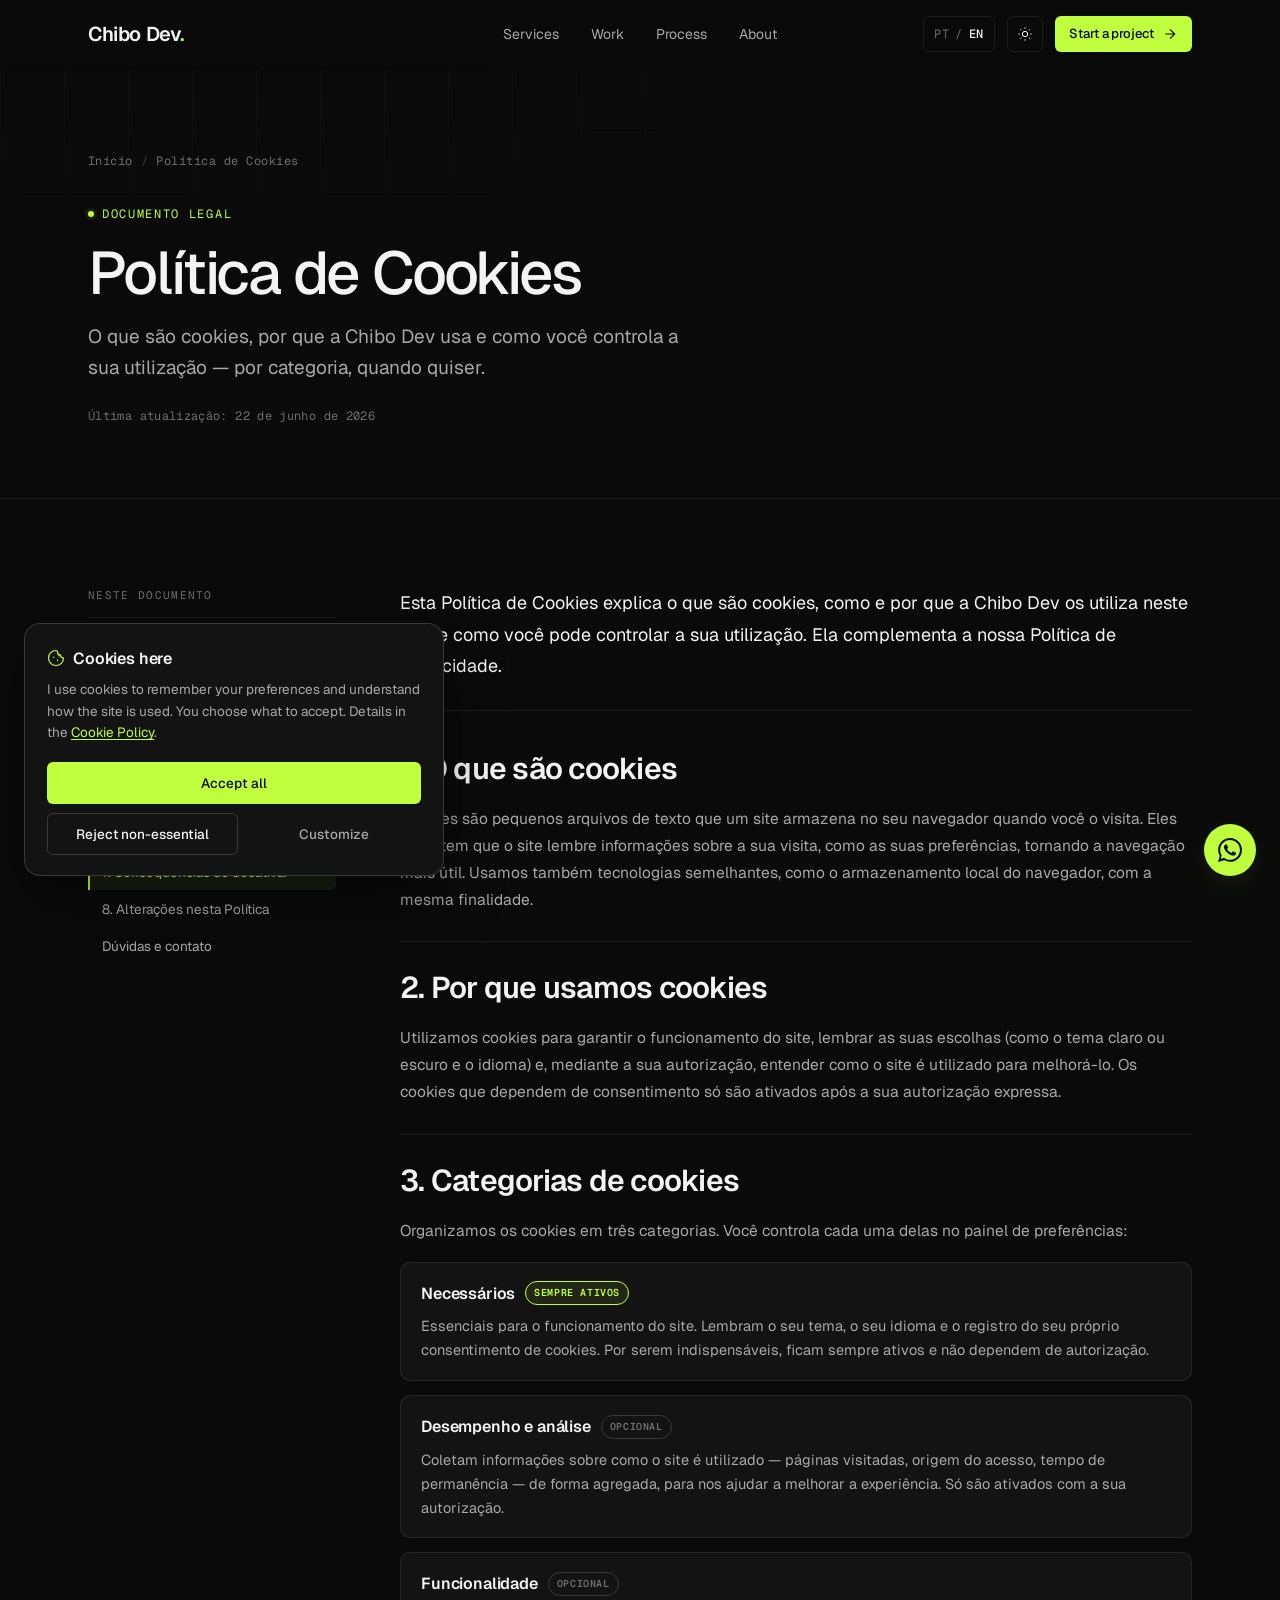
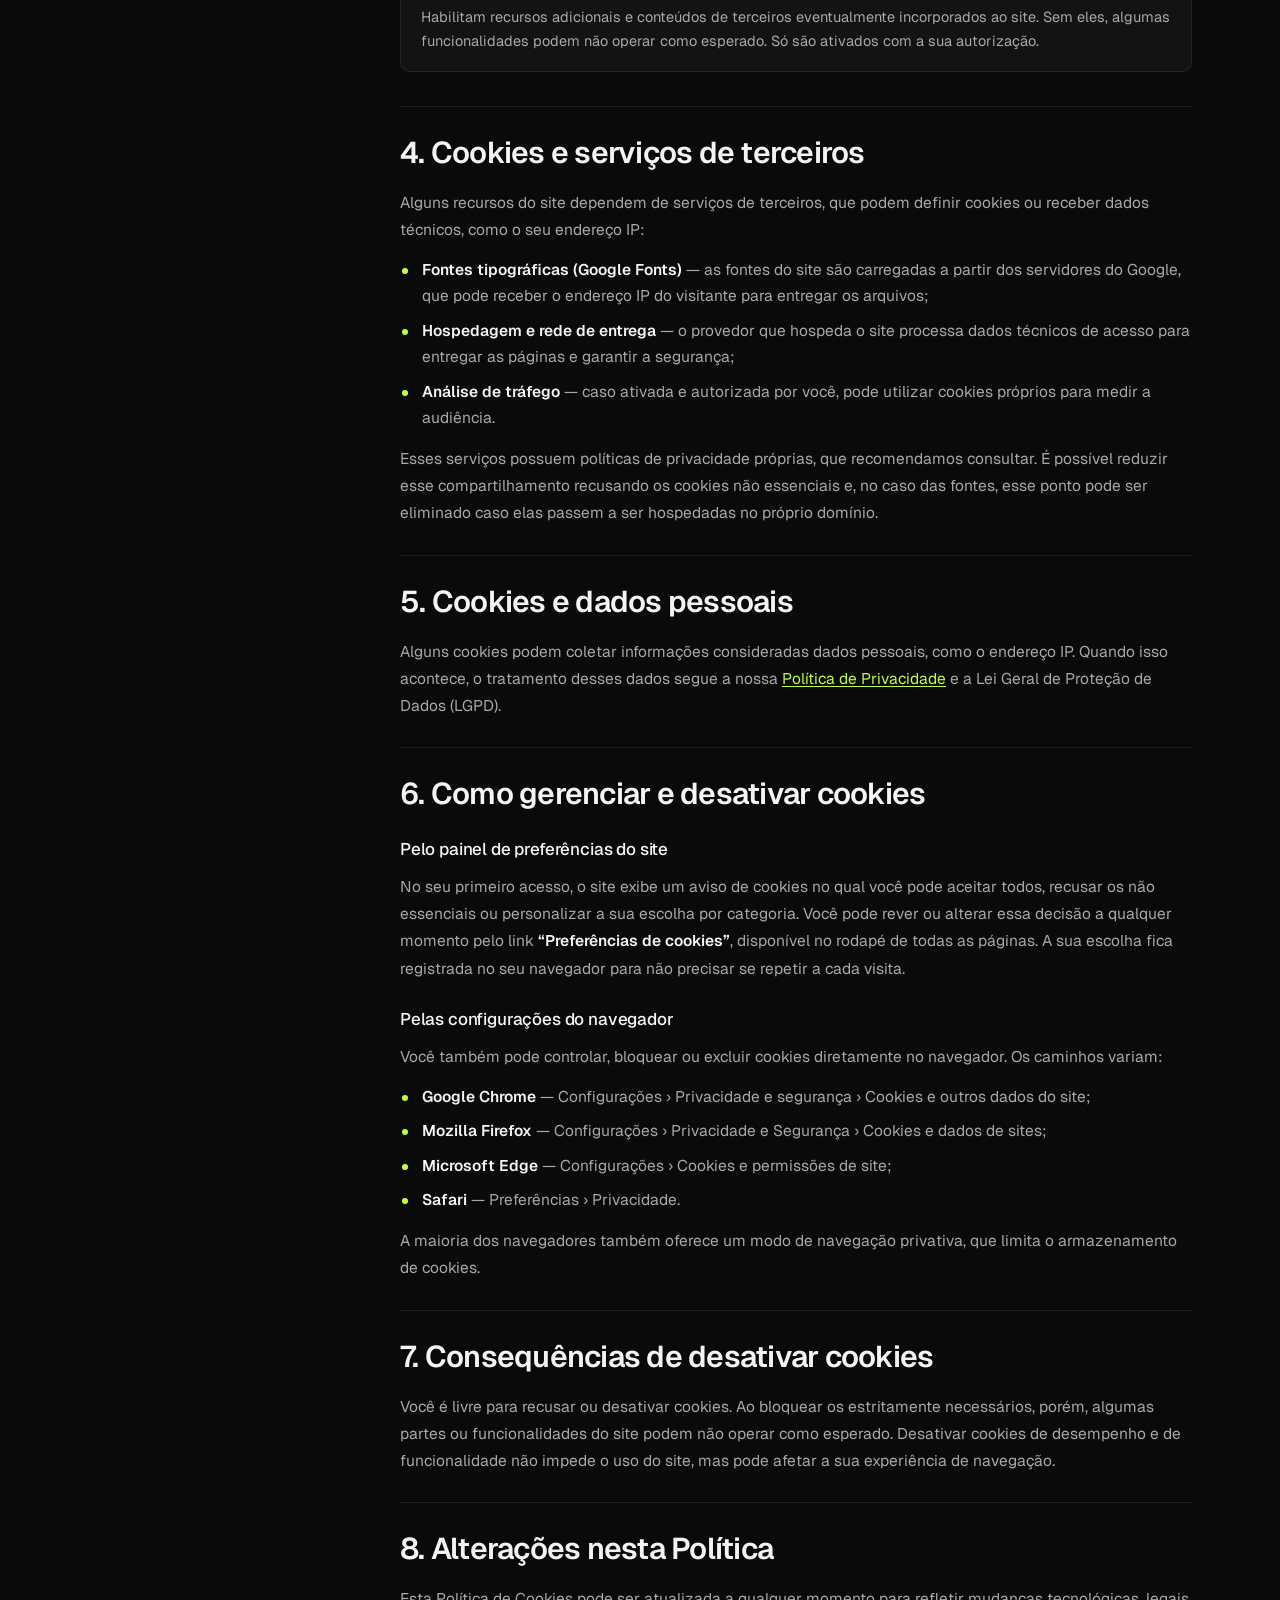
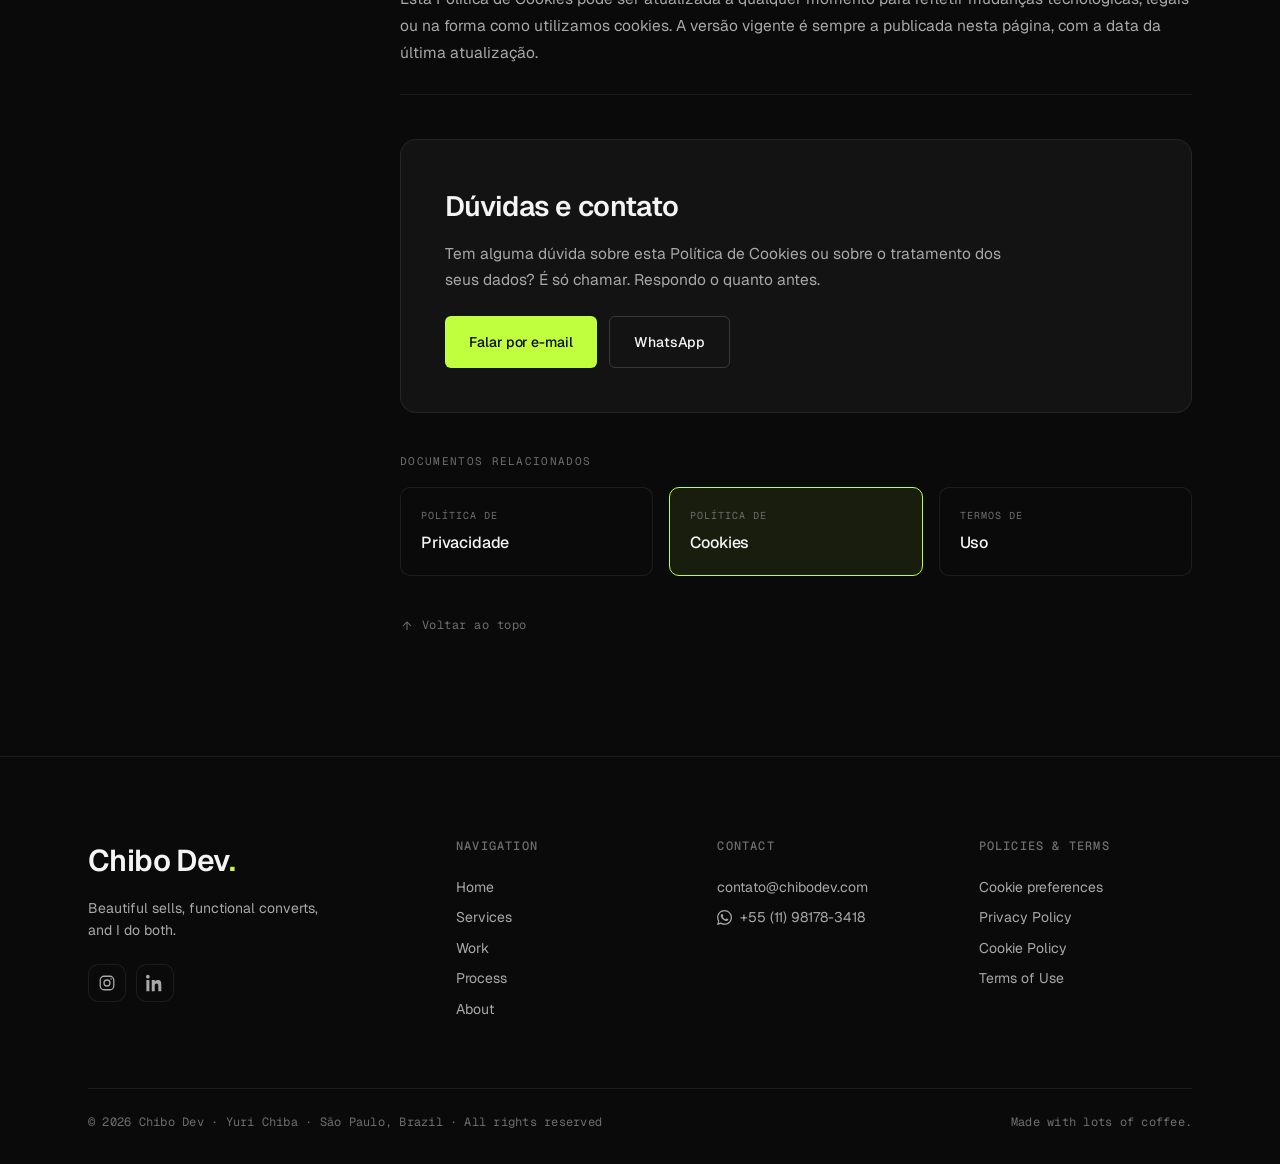
<file: politica-de-cookies.html>
<!DOCTYPE html>
<html lang="pt-BR" data-theme="dark">
<head>
  <meta charset="UTF-8" />
  <meta name="viewport" content="width=device-width, initial-scale=1.0" />
  <meta name="description" content="O que são cookies, como a Chibo Dev os utiliza e como você pode gerenciar ou desativar a sua utilização." />
  <meta name="author" content="Chibo Dev" />
  <meta name="robots" content="index, follow" />
  <meta property="og:title" content="Política de Cookies | Chibo Dev" />
  <meta property="og:description" content="O que são cookies, como a Chibo Dev os utiliza e como você pode gerenciar ou desativar a sua utilização." />
  <meta property="og:type" content="website" />
  <meta property="og:url" content="https://chibodev.com/politica-de-cookies.html" />
  <meta property="og:image" content="https://chibodev.com/assets/img/og-image.jpg" />
  <meta property="og:image:width" content="1200" />
  <meta property="og:image:height" content="630" />
  <meta property="og:image:alt" content="Chibo Dev — criação de sites que convertem" />
  <meta name="twitter:card" content="summary_large_image" />
  <meta name="twitter:image" content="https://chibodev.com/assets/img/og-image.jpg" />
  <link rel="canonical" href="https://chibodev.com/politica-de-cookies.html" />
  <title>Política de Cookies | Chibo Dev</title>
  <link rel="preconnect" href="https://fonts.googleapis.com" />
  <link rel="preconnect" href="https://fonts.gstatic.com" crossorigin />
  <link href="https://fonts.googleapis.com/css2?family=Geist:wght@300;400;500;600;700&family=Geist+Mono:wght@400;500&display=swap" rel="stylesheet" />
  <link rel="stylesheet" href="assets/css/style.css" />
</head>
<body>
  <a id="top"></a>
    <header class="header" id="header">
    <div class="container header__inner">
      <a href="index.html" class="logo" aria-label="Chibo Dev">
        Chibo Dev<span class="logo__dot">.</span>
      </a>
      <nav class="nav" aria-label="Navegação principal">
        <a href="index.html#services" data-i18n="nav.services">Serviços</a>
        <a href="index.html#work" data-i18n="nav.work">Trabalhos</a>
        <a href="index.html#process" data-i18n="nav.process">Processo</a>
        <a href="index.html#about" data-i18n="nav.about">Sobre</a>
      </nav>
      <div class="header__actions">
        <button class="lang-toggle" id="langToggle" aria-label="Trocar idioma">
          <span class="lang-toggle__opt is-active" data-lang="pt">PT</span>
          <span class="lang-toggle__sep">/</span>
          <span class="lang-toggle__opt" data-lang="en">EN</span>
        </button>
        <button class="theme-toggle" id="themeToggle" aria-label="Alternar tema">
          <svg class="theme-toggle__icon theme-toggle__icon--sun" viewBox="0 0 24 24" fill="none" stroke="currentColor" stroke-width="1.5"><circle cx="12" cy="12" r="4"/><path d="M12 2v2M12 20v2M4.93 4.93l1.41 1.41M17.66 17.66l1.41 1.41M2 12h2M20 12h2M4.93 19.07l1.41-1.41M17.66 6.34l1.41-1.41"/></svg>
          <svg class="theme-toggle__icon theme-toggle__icon--moon" viewBox="0 0 24 24" fill="none" stroke="currentColor" stroke-width="1.5"><path d="M21 12.79A9 9 0 1 1 11.21 3 7 7 0 0 0 21 12.79z"/></svg>
        </button>
        <a href="index.html#contact" class="btn btn--primary btn--sm"><span data-i18n="nav.cta">Começar projeto</span><svg viewBox="0 0 24 24" fill="none" stroke="currentColor" stroke-width="1.8"><path d="M5 12h14M12 5l7 7-7 7"/></svg></a>
      </div>
    </div>
  </header>

  <section class="legal-hero">
    <div class="container legal-hero__inner">
      <nav class="breadcrumb" aria-label="Você está em">
        <a href="index.html">Início</a>
        <span class="breadcrumb__sep">/</span>
        <span>Política de Cookies</span>
      </nav>
      <span class="legal-hero__eyebrow">Documento legal</span>
      <h1 class="legal-hero__title">Política de Cookies</h1>
      <p class="legal-hero__lead">O que são cookies, por que a Chibo Dev usa e como você controla a sua utilização — por categoria, quando quiser.</p>
      <p class="legal-hero__meta">Última atualização: 22 de junho de 2026</p>
    </div>
  </section>

  <div class="container">
    <div class="legal-layout">
      <aside class="legal-toc">
        <div class="legal-toc__title">Neste documento <span class="legal-toc__toggle" aria-hidden="true"></span></div>
        <ul class="legal-toc__list">
          <li><a href="#o-que-sao">1. O que são cookies</a></li>
          <li><a href="#por-que">2. Por que usamos cookies</a></li>
          <li><a href="#categorias">3. Categorias de cookies</a></li>
          <li><a href="#terceiros">4. Cookies e serviços de terceiros</a></li>
          <li><a href="#dados-pessoais">5. Cookies e dados pessoais</a></li>
          <li><a href="#gerenciar">6. Como gerenciar e desativar</a></li>
          <li><a href="#consequencias">7. Consequências de desativar</a></li>
          <li><a href="#alteracoes">8. Alterações nesta Política</a></li>
          <li><a href="#contato">Dúvidas e contato</a></li>
        </ul>
      </aside>
      <div class="legal-content">
        <p class="legal-intro">Esta Política de Cookies explica o que são cookies, como e por que a Chibo Dev os utiliza neste site, e como você pode controlar a sua utilização. Ela complementa a nossa <a href="politica-de-privacidade.html">Política de Privacidade</a>.</p>
        <div class="legal-block">
          <h2 id="o-que-sao">1. O que são cookies</h2>
          <p>Cookies são pequenos arquivos de texto que um site armazena no seu navegador quando você o visita. Eles permitem que o site lembre informações sobre a sua visita, como as suas preferências, tornando a navegação mais útil. Usamos também tecnologias semelhantes, como o armazenamento local do navegador, com a mesma finalidade.</p>
        </div>
        <div class="legal-block">
          <h2 id="por-que">2. Por que usamos cookies</h2>
          <p>Utilizamos cookies para garantir o funcionamento do site, lembrar as suas escolhas (como o tema claro ou escuro e o idioma) e, mediante a sua autorização, entender como o site é utilizado para melhorá-lo. Os cookies que dependem de consentimento só são ativados após a sua autorização expressa.</p>
        </div>
        <div class="legal-block">
          <h2 id="categorias">3. Categorias de cookies</h2>
          <p>Organizamos os cookies em três categorias. Você controla cada uma delas no painel de preferências:</p>
          <div class="legal-deflist">
          <div class="legal-defitem">
            <div class="legal-defitem__term">Necessários <span class="legal-defitem__tag legal-defitem__tag--always">Sempre ativos</span></div>
            <div class="legal-defitem__desc">Essenciais para o funcionamento do site. Lembram o seu tema, o seu idioma e o registro do seu próprio consentimento de cookies. Por serem indispensáveis, ficam sempre ativos e não dependem de autorização.</div>
          </div>
          <div class="legal-defitem">
            <div class="legal-defitem__term">Desempenho e análise <span class="legal-defitem__tag">Opcional</span></div>
            <div class="legal-defitem__desc">Coletam informações sobre como o site é utilizado — páginas visitadas, origem do acesso, tempo de permanência — de forma agregada, para nos ajudar a melhorar a experiência. Só são ativados com a sua autorização.</div>
          </div>
          <div class="legal-defitem">
            <div class="legal-defitem__term">Funcionalidade <span class="legal-defitem__tag">Opcional</span></div>
            <div class="legal-defitem__desc">Habilitam recursos adicionais e conteúdos de terceiros eventualmente incorporados ao site. Sem eles, algumas funcionalidades podem não operar como esperado. Só são ativados com a sua autorização.</div>
          </div>
          </div>
        </div>
        <div class="legal-block">
          <h2 id="terceiros">4. Cookies e serviços de terceiros</h2>
          <p>Alguns recursos do site dependem de serviços de terceiros, que podem definir cookies ou receber dados técnicos, como o seu endereço IP:</p>
          <ul>
            <li><strong>Fontes tipográficas (Google Fonts)</strong> — as fontes do site são carregadas a partir dos servidores do Google, que pode receber o endereço IP do visitante para entregar os arquivos;</li>
            <li><strong>Hospedagem e rede de entrega</strong> — o provedor que hospeda o site processa dados técnicos de acesso para entregar as páginas e garantir a segurança;</li>
            <li><strong>Análise de tráfego</strong> — caso ativada e autorizada por você, pode utilizar cookies próprios para medir a audiência.</li>
          </ul>
          <p>Esses serviços possuem políticas de privacidade próprias, que recomendamos consultar. É possível reduzir esse compartilhamento recusando os cookies não essenciais e, no caso das fontes, esse ponto pode ser eliminado caso elas passem a ser hospedadas no próprio domínio.</p>
        </div>
        <div class="legal-block">
          <h2 id="dados-pessoais">5. Cookies e dados pessoais</h2>
          <p>Alguns cookies podem coletar informações consideradas dados pessoais, como o endereço IP. Quando isso acontece, o tratamento desses dados segue a nossa <a href="politica-de-privacidade.html">Política de Privacidade</a> e a Lei Geral de Proteção de Dados (LGPD).</p>
        </div>
        <div class="legal-block">
          <h2 id="gerenciar">6. Como gerenciar e desativar cookies</h2>
          <h3>Pelo painel de preferências do site</h3>
          <p>No seu primeiro acesso, o site exibe um aviso de cookies no qual você pode aceitar todos, recusar os não essenciais ou personalizar a sua escolha por categoria. Você pode rever ou alterar essa decisão a qualquer momento pelo link <strong>“Preferências de cookies”</strong>, disponível no rodapé de todas as páginas. A sua escolha fica registrada no seu navegador para não precisar se repetir a cada visita.</p>
          <h3>Pelas configurações do navegador</h3>
          <p>Você também pode controlar, bloquear ou excluir cookies diretamente no navegador. Os caminhos variam:</p>
          <ul>
            <li><strong>Google Chrome</strong> — Configurações › Privacidade e segurança › Cookies e outros dados do site;</li>
            <li><strong>Mozilla Firefox</strong> — Configurações › Privacidade e Segurança › Cookies e dados de sites;</li>
            <li><strong>Microsoft Edge</strong> — Configurações › Cookies e permissões de site;</li>
            <li><strong>Safari</strong> — Preferências › Privacidade.</li>
          </ul>
          <p>A maioria dos navegadores também oferece um modo de navegação privativa, que limita o armazenamento de cookies.</p>
        </div>
        <div class="legal-block">
          <h2 id="consequencias">7. Consequências de desativar cookies</h2>
          <p>Você é livre para recusar ou desativar cookies. Ao bloquear os estritamente necessários, porém, algumas partes ou funcionalidades do site podem não operar como esperado. Desativar cookies de desempenho e de funcionalidade não impede o uso do site, mas pode afetar a sua experiência de navegação.</p>
        </div>
        <div class="legal-block">
          <h2 id="alteracoes">8. Alterações nesta Política</h2>
          <p>Esta Política de Cookies pode ser atualizada a qualquer momento para refletir mudanças tecnológicas, legais ou na forma como utilizamos cookies. A versão vigente é sempre a publicada nesta página, com a data da última atualização.</p>
        </div>
        <div class="legal-contact">
          <h2 id="contato">Dúvidas e contato</h2>
          <p>Tem alguma dúvida sobre esta Política de Cookies ou sobre o tratamento dos seus dados? É só chamar. Respondo o quanto antes.</p>
          <div class="legal-contact__actions">
            <a href="mailto:contato@chibodev.com" class="btn btn--primary">Falar por e-mail</a>
            <a href="https://wa.me/5511981783418" target="_blank" rel="noopener" class="btn btn--ghost">WhatsApp</a>
          </div>
        </div>

        <div class="legal-related">
          <p class="legal-related__title">Documentos relacionados</p>
          <div class="legal-related__grid">
          <a href="politica-de-privacidade.html" class="legal-related__card">
            <span class="legal-related__card-label">Política de</span>
            <span class="legal-related__card-title">Privacidade</span>
          </a>
          <a href="politica-de-cookies.html" class="legal-related__card" aria-current="page">
            <span class="legal-related__card-label">Política de</span>
            <span class="legal-related__card-title">Cookies</span>
          </a>
          <a href="termos-de-uso.html" class="legal-related__card">
            <span class="legal-related__card-label">Termos de</span>
            <span class="legal-related__card-title">Uso</span>
          </a>
          </div>
        </div>

        <a href="#top" class="to-top" data-to-top><svg viewBox="0 0 24 24" fill="none" stroke="currentColor" stroke-width="1.8"><path d="M12 19V5M5 12l7-7 7 7"/></svg> Voltar ao topo</a>
      </div>
    </div>
  </div>

    <footer class="footer">
    <div class="container">
      <div class="footer__grid">
        <div class="footer__brand">
          <div class="logo">Chibo Dev<span class="logo__dot">.</span></div>
          <p data-i18n="footer.tagline">Bonito vende, funcional converte<br>e eu faço os dois.</p>
          <div class="footer__social">
            <a href="https://instagram.com/chibodev" target="_blank" rel="noopener" aria-label="Instagram">
              <svg viewBox="0 0 24 24" fill="none" stroke="currentColor" stroke-width="1.7"><rect x="3" y="3" width="18" height="18" rx="5"/><circle cx="12" cy="12" r="4"/><circle cx="17.5" cy="6.5" r="1" fill="currentColor" stroke="none"/></svg>
            </a>
            <a href="https://www.linkedin.com/in/yuri-chiba/" target="_blank" rel="noopener" aria-label="LinkedIn">
              <svg viewBox="0 0 24 24" fill="currentColor"><path d="M4.98 3.5C4.98 4.88 3.87 6 2.5 6S0 4.88 0 3.5 1.12 1 2.5 1s2.48 1.12 2.48 2.5zM.5 8h4V23h-4V8zm7.5 0h3.8v2.05h.05c.53-1 1.83-2.05 3.77-2.05 4.03 0 4.78 2.65 4.78 6.1V23h-4v-6.6c0-1.57-.03-3.6-2.2-3.6-2.2 0-2.54 1.72-2.54 3.49V23h-4V8z"/></svg>
            </a>
          </div>
        </div>

        <div class="footer__col">
          <h4 data-i18n="footer.nav">Navegação</h4>
          <a href="index.html" data-i18n="nav.home">Início</a>
          <a href="index.html#services" data-i18n="nav.services">Serviços</a>
          <a href="index.html#work" data-i18n="nav.work">Trabalhos</a>
          <a href="index.html#process" data-i18n="nav.process">Processo</a>
          <a href="index.html#about" data-i18n="nav.about">Sobre</a>
        </div>

        <div class="footer__col">
          <h4 data-i18n="footer.contact">Contato</h4>
          <a href="mailto:contato@chibodev.com">contato@chibodev.com</a>
          <a href="https://wa.me/5511981783418" target="_blank" rel="noopener" class="footer__wa">
            <svg class="footer__wa-icon" viewBox="0 0 24 24" fill="currentColor" aria-hidden="true"><path d="M.057 24l1.687-6.163a11.867 11.867 0 0 1-1.587-5.946C.16 5.335 5.495 0 12.05 0a11.817 11.817 0 0 1 8.413 3.488 11.824 11.824 0 0 1 3.48 8.414c-.003 6.557-5.338 11.892-11.893 11.892a11.9 11.9 0 0 1-5.688-1.448L.057 24zm6.597-3.807c1.676.995 3.276 1.591 5.392 1.592 5.448 0 9.886-4.434 9.889-9.885.002-5.462-4.415-9.89-9.881-9.892-5.452 0-9.887 4.434-9.889 9.884a9.86 9.86 0 0 0 1.51 5.26l-.999 3.648 3.738-.981zm11.387-5.464c-.074-.124-.272-.198-.57-.347-.297-.149-1.758-.868-2.031-.967-.272-.099-.47-.149-.669.149-.198.297-.768.967-.941 1.165-.173.198-.347.223-.644.074-.297-.149-1.255-.462-2.39-1.475-.883-.788-1.48-1.761-1.653-2.059-.173-.297-.018-.458.13-.606.134-.133.297-.347.446-.521.151-.172.2-.296.3-.495.099-.198.05-.372-.025-.521-.075-.148-.669-1.611-.916-2.206-.242-.579-.487-.501-.669-.51l-.57-.01c-.198 0-.52.074-.792.372s-1.04 1.016-1.04 2.479 1.065 2.876 1.213 3.074c.149.198 2.095 3.2 5.076 4.487.709.306 1.263.489 1.694.626.712.226 1.36.194 1.872.118.571-.085 1.758-.719 2.006-1.413.248-.695.248-1.29.173-1.414z"/></svg>
            +55 (11) 98178-3418
          </a>
        </div>

        <div class="footer__col">
          <h4 data-i18n="footer.legal">Políticas e termos</h4>
          <a href="#" data-cookie-prefs data-i18n="footer.prefs">Preferências de cookies</a>
          <a href="politica-de-privacidade.html" data-i18n="footer.privacy">Política de Privacidade</a>
          <a href="politica-de-cookies.html" data-i18n="footer.cookies">Política de Cookies</a>
          <a href="termos-de-uso.html" data-i18n="footer.terms">Termos de Uso</a>
        </div>
      </div>

      <div class="footer__bottom">
        <!-- Quando o CNPJ sair: trocar por "© 2026 Chibo Dev · Yuri Chiba — CNPJ XX.XXX.XXX/0001-XX · São Paulo, Brasil · Todos os direitos reservados" (atualizar também em main.js: footer.copyright PT/EN) -->
        <span data-i18n="footer.copyright">© 2026 Chibo Dev · Yuri Chiba · São Paulo, Brasil · Todos os direitos reservados</span>
        <span data-i18n="footer.made">Feito com muito café.</span>
      </div>
    </div>
  </footer>

  <a href="https://wa.me/5511981783418" class="float-wa" target="_blank" rel="noopener" aria-label="WhatsApp"><svg viewBox="0 0 24 24" fill="currentColor"><path d="M.057 24l1.687-6.163a11.867 11.867 0 0 1-1.587-5.946C.16 5.335 5.495 0 12.05 0a11.817 11.817 0 0 1 8.413 3.488 11.824 11.824 0 0 1 3.48 8.414c-.003 6.557-5.338 11.892-11.893 11.892a11.9 11.9 0 0 1-5.688-1.448L.057 24zm6.597-3.807c1.676.995 3.276 1.591 5.392 1.592 5.448 0 9.886-4.434 9.889-9.885.002-5.462-4.415-9.89-9.881-9.892-5.452 0-9.887 4.434-9.889 9.884a9.86 9.86 0 0 0 1.51 5.26l-.999 3.648 3.738-.981zm11.387-5.464c-.074-.124-.272-.198-.57-.347-.297-.149-1.758-.868-2.031-.967-.272-.099-.47-.149-.669.149-.198.297-.768.967-.941 1.165-.173.198-.347.223-.644.074-.297-.149-1.255-.462-2.39-1.475-.883-.788-1.48-1.761-1.653-2.059-.173-.297-.018-.458.13-.606.134-.133.297-.347.446-.521.151-.172.2-.296.3-.495.099-.198.05-.372-.025-.521-.075-.148-.669-1.611-.916-2.206-.242-.579-.487-.501-.669-.51l-.57-.01c-.198 0-.52.074-.792.372s-1.04 1.016-1.04 2.479 1.065 2.876 1.213 3.074c.149.198 2.095 3.2 5.076 4.487.709.306 1.263.489 1.694.626.712.226 1.36.194 1.872.118.571-.085 1.758-.719 2.006-1.413.248-.695.248-1.29.173-1.414z"/></svg></a>

  <script src="assets/js/main.js"></script>
  <script src="assets/js/cookie-consent.js"></script>
</body>
</html>
</file>
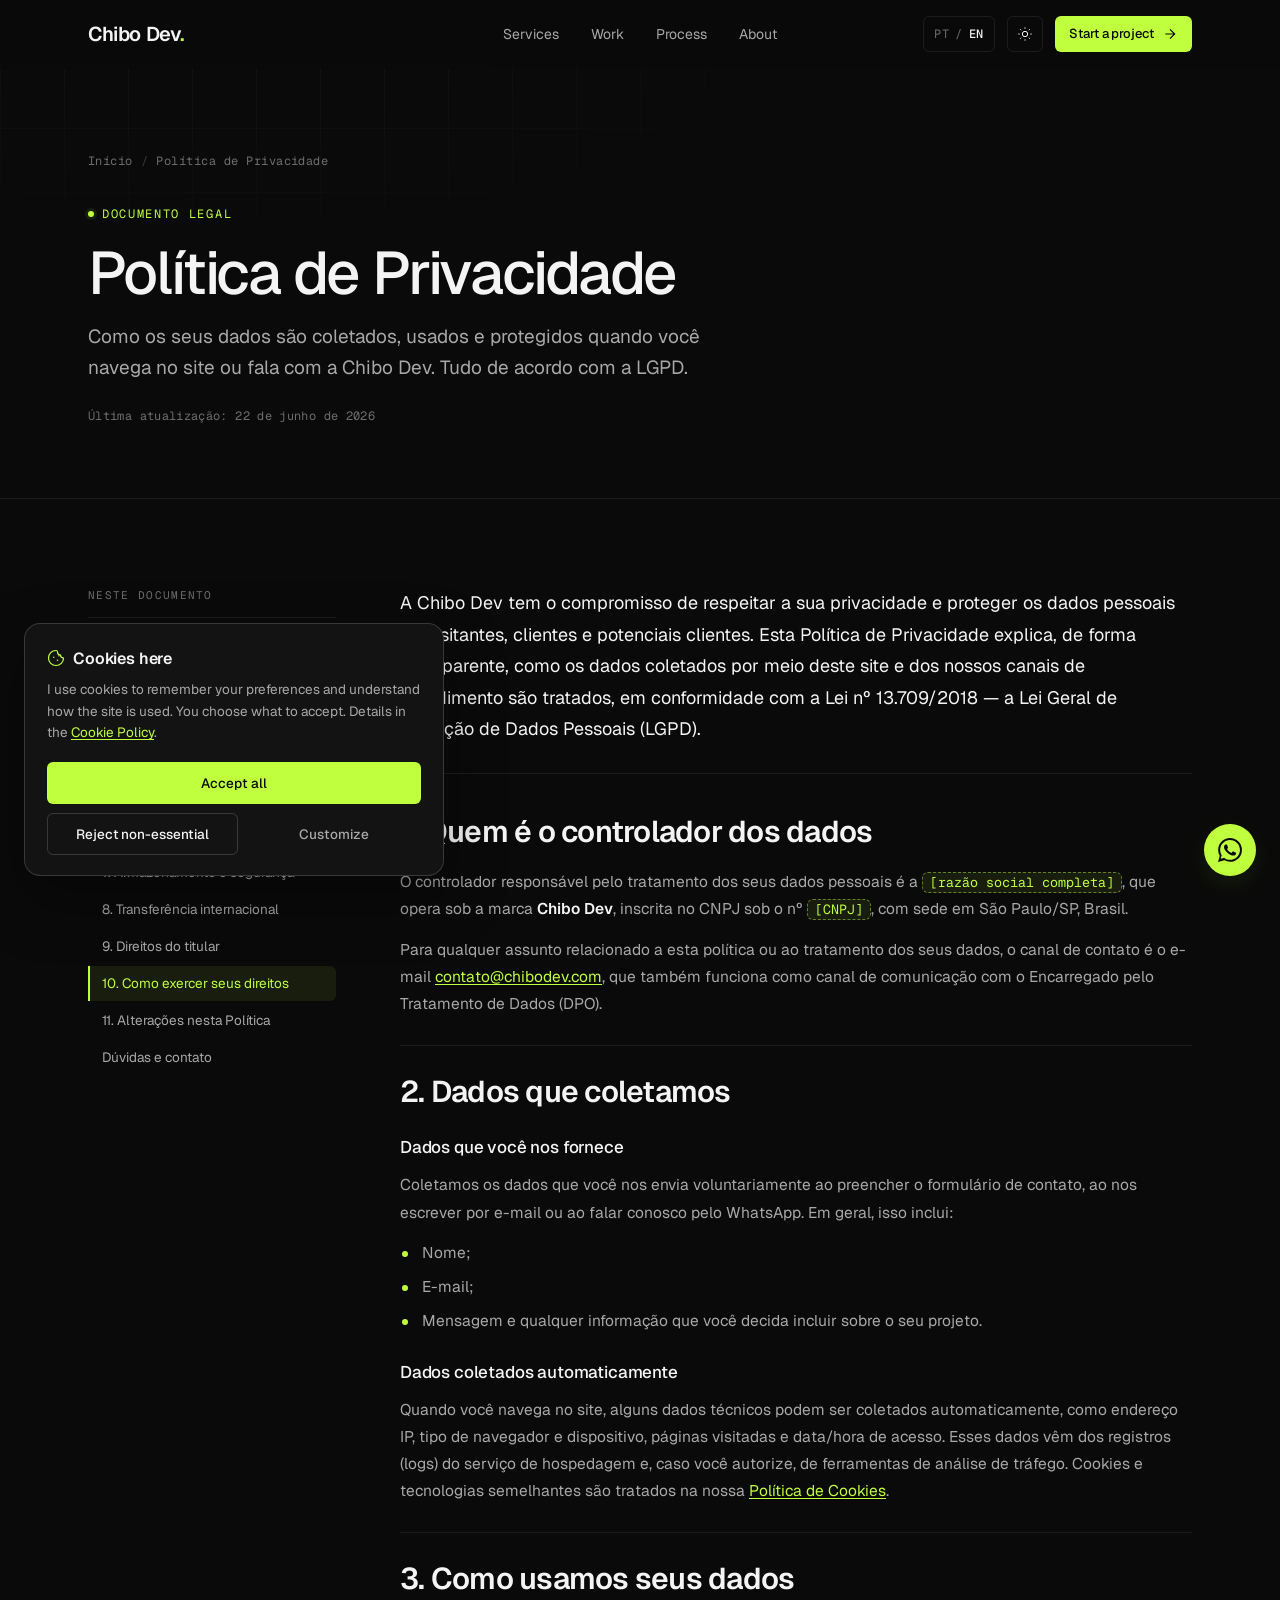
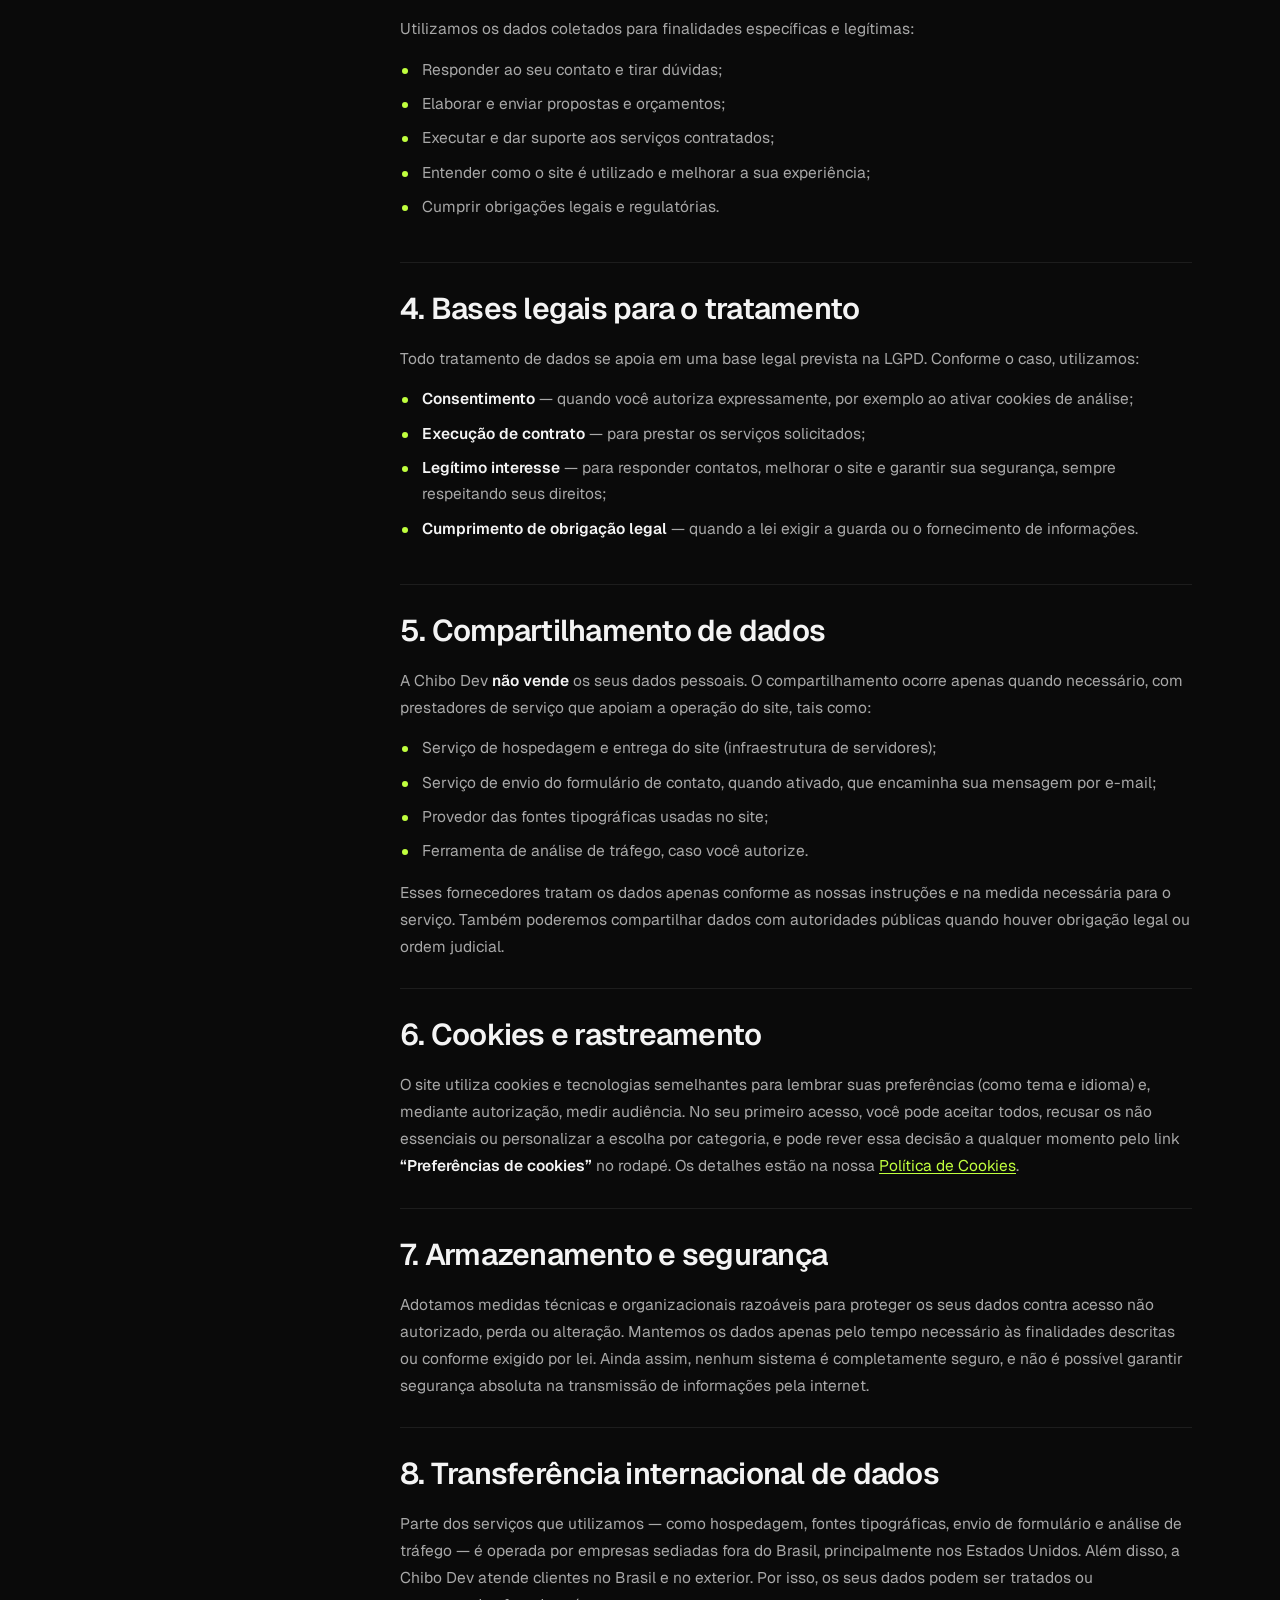
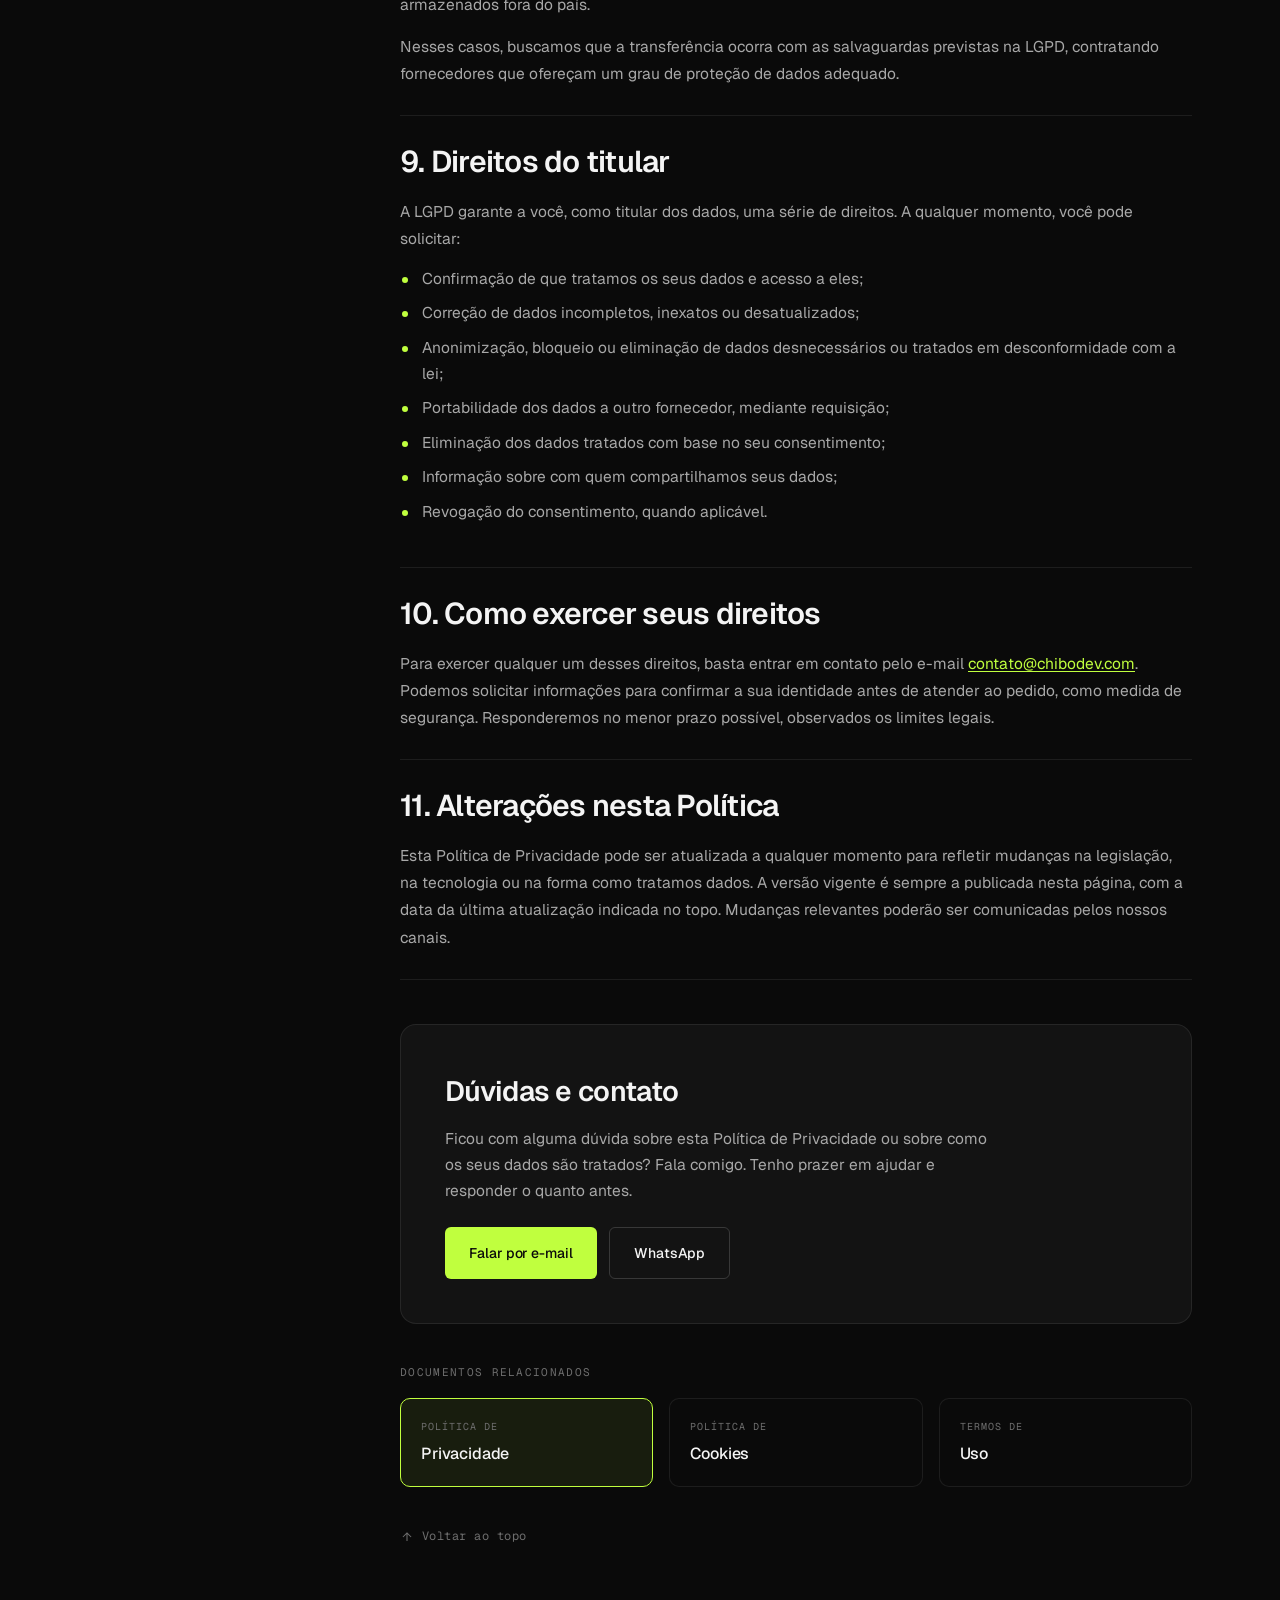
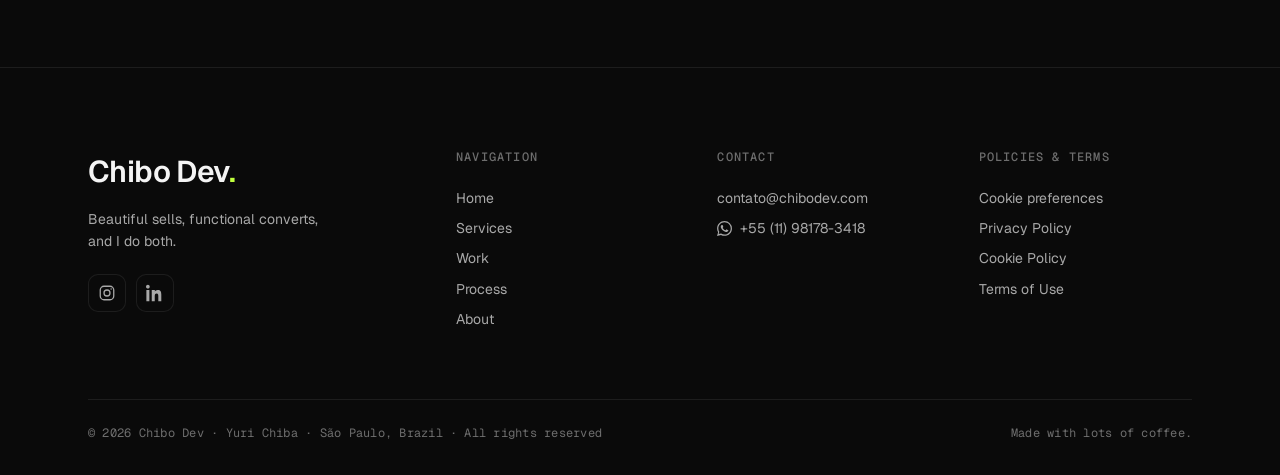
<file: politica-de-privacidade.html>
<!DOCTYPE html>
<html lang="pt-BR" data-theme="dark">
<head>
  <meta charset="UTF-8" />
  <meta name="viewport" content="width=device-width, initial-scale=1.0" />
  <meta name="description" content="Como a Chibo Dev coleta, usa, compartilha e protege os seus dados pessoais, em conformidade com a LGPD." />
  <meta name="author" content="Chibo Dev" />
  <meta name="robots" content="index, follow" />
  <meta property="og:title" content="Política de Privacidade | Chibo Dev" />
  <meta property="og:description" content="Como a Chibo Dev coleta, usa, compartilha e protege os seus dados pessoais, em conformidade com a LGPD." />
  <meta property="og:type" content="website" />
  <meta property="og:url" content="https://chibodev.com/politica-de-privacidade.html" />
  <meta property="og:image" content="https://chibodev.com/assets/img/og-image.jpg" />
  <meta property="og:image:width" content="1200" />
  <meta property="og:image:height" content="630" />
  <meta property="og:image:alt" content="Chibo Dev — criação de sites que convertem" />
  <meta name="twitter:card" content="summary_large_image" />
  <meta name="twitter:image" content="https://chibodev.com/assets/img/og-image.jpg" />
  <link rel="canonical" href="https://chibodev.com/politica-de-privacidade.html" />
  <title>Política de Privacidade | Chibo Dev</title>
  <link rel="preconnect" href="https://fonts.googleapis.com" />
  <link rel="preconnect" href="https://fonts.gstatic.com" crossorigin />
  <link href="https://fonts.googleapis.com/css2?family=Geist:wght@300;400;500;600;700&family=Geist+Mono:wght@400;500&display=swap" rel="stylesheet" />
  <link rel="stylesheet" href="assets/css/style.css" />
</head>
<body>
  <a id="top"></a>
    <header class="header" id="header">
    <div class="container header__inner">
      <a href="index.html" class="logo" aria-label="Chibo Dev">
        Chibo Dev<span class="logo__dot">.</span>
      </a>
      <nav class="nav" aria-label="Navegação principal">
        <a href="index.html#services" data-i18n="nav.services">Serviços</a>
        <a href="index.html#work" data-i18n="nav.work">Trabalhos</a>
        <a href="index.html#process" data-i18n="nav.process">Processo</a>
        <a href="index.html#about" data-i18n="nav.about">Sobre</a>
      </nav>
      <div class="header__actions">
        <button class="lang-toggle" id="langToggle" aria-label="Trocar idioma">
          <span class="lang-toggle__opt is-active" data-lang="pt">PT</span>
          <span class="lang-toggle__sep">/</span>
          <span class="lang-toggle__opt" data-lang="en">EN</span>
        </button>
        <button class="theme-toggle" id="themeToggle" aria-label="Alternar tema">
          <svg class="theme-toggle__icon theme-toggle__icon--sun" viewBox="0 0 24 24" fill="none" stroke="currentColor" stroke-width="1.5"><circle cx="12" cy="12" r="4"/><path d="M12 2v2M12 20v2M4.93 4.93l1.41 1.41M17.66 17.66l1.41 1.41M2 12h2M20 12h2M4.93 19.07l1.41-1.41M17.66 6.34l1.41-1.41"/></svg>
          <svg class="theme-toggle__icon theme-toggle__icon--moon" viewBox="0 0 24 24" fill="none" stroke="currentColor" stroke-width="1.5"><path d="M21 12.79A9 9 0 1 1 11.21 3 7 7 0 0 0 21 12.79z"/></svg>
        </button>
        <a href="index.html#contact" class="btn btn--primary btn--sm"><span data-i18n="nav.cta">Começar projeto</span><svg viewBox="0 0 24 24" fill="none" stroke="currentColor" stroke-width="1.8"><path d="M5 12h14M12 5l7 7-7 7"/></svg></a>
      </div>
    </div>
  </header>

  <section class="legal-hero">
    <div class="container legal-hero__inner">
      <nav class="breadcrumb" aria-label="Você está em">
        <a href="index.html">Início</a>
        <span class="breadcrumb__sep">/</span>
        <span>Política de Privacidade</span>
      </nav>
      <span class="legal-hero__eyebrow">Documento legal</span>
      <h1 class="legal-hero__title">Política de Privacidade</h1>
      <p class="legal-hero__lead">Como os seus dados são coletados, usados e protegidos quando você navega no site ou fala com a Chibo Dev. Tudo de acordo com a LGPD.</p>
      <p class="legal-hero__meta">Última atualização: 22 de junho de 2026</p>
    </div>
  </section>

  <div class="container">
    <div class="legal-layout">
      <aside class="legal-toc">
        <div class="legal-toc__title">Neste documento <span class="legal-toc__toggle" aria-hidden="true"></span></div>
        <ul class="legal-toc__list">
          <li><a href="#controlador">1. Quem é o controlador</a></li>
          <li><a href="#dados">2. Dados que coletamos</a></li>
          <li><a href="#uso">3. Como usamos seus dados</a></li>
          <li><a href="#bases">4. Bases legais</a></li>
          <li><a href="#compartilhamento">5. Compartilhamento</a></li>
          <li><a href="#cookies">6. Cookies e rastreamento</a></li>
          <li><a href="#seguranca">7. Armazenamento e segurança</a></li>
          <li><a href="#transferencia">8. Transferência internacional</a></li>
          <li><a href="#direitos">9. Direitos do titular</a></li>
          <li><a href="#exercer">10. Como exercer seus direitos</a></li>
          <li><a href="#alteracoes">11. Alterações nesta Política</a></li>
          <li><a href="#contato">Dúvidas e contato</a></li>
        </ul>
      </aside>
      <div class="legal-content">
        <p class="legal-intro">A Chibo Dev tem o compromisso de respeitar a sua privacidade e proteger os dados pessoais de visitantes, clientes e potenciais clientes. Esta Política de Privacidade explica, de forma transparente, como os dados coletados por meio deste site e dos nossos canais de atendimento são tratados, em conformidade com a Lei nº 13.709/2018 — a Lei Geral de Proteção de Dados Pessoais (LGPD).</p>
        <div class="legal-block">
          <h2 id="controlador">1. Quem é o controlador dos dados</h2>
          <p>O controlador responsável pelo tratamento dos seus dados pessoais é a <span class="legal-ph">[razão social completa]</span>, que opera sob a marca <strong>Chibo Dev</strong>, inscrita no CNPJ sob o nº <span class="legal-ph">[CNPJ]</span>, com sede em São Paulo/SP, Brasil.</p>
          <p>Para qualquer assunto relacionado a esta política ou ao tratamento dos seus dados, o canal de contato é o e-mail <a href="mailto:contato@chibodev.com">contato@chibodev.com</a>, que também funciona como canal de comunicação com o Encarregado pelo Tratamento de Dados (DPO).</p>
        </div>
        <div class="legal-block">
          <h2 id="dados">2. Dados que coletamos</h2>
          <h3>Dados que você nos fornece</h3>
          <p>Coletamos os dados que você nos envia voluntariamente ao preencher o formulário de contato, ao nos escrever por e-mail ou ao falar conosco pelo WhatsApp. Em geral, isso inclui:</p>
          <ul>
            <li>Nome;</li>
            <li>E-mail;</li>
            <li>Mensagem e qualquer informação que você decida incluir sobre o seu projeto.</li>
          </ul>
          <h3>Dados coletados automaticamente</h3>
          <p>Quando você navega no site, alguns dados técnicos podem ser coletados automaticamente, como endereço IP, tipo de navegador e dispositivo, páginas visitadas e data/hora de acesso. Esses dados vêm dos registros (logs) do serviço de hospedagem e, caso você autorize, de ferramentas de análise de tráfego. Cookies e tecnologias semelhantes são tratados na nossa <a href="politica-de-cookies.html">Política de Cookies</a>.</p>
        </div>
        <div class="legal-block">
          <h2 id="uso">3. Como usamos seus dados</h2>
          <p>Utilizamos os dados coletados para finalidades específicas e legítimas:</p>
          <ul>
            <li>Responder ao seu contato e tirar dúvidas;</li>
            <li>Elaborar e enviar propostas e orçamentos;</li>
            <li>Executar e dar suporte aos serviços contratados;</li>
            <li>Entender como o site é utilizado e melhorar a sua experiência;</li>
            <li>Cumprir obrigações legais e regulatórias.</li>
          </ul>
        </div>
        <div class="legal-block">
          <h2 id="bases">4. Bases legais para o tratamento</h2>
          <p>Todo tratamento de dados se apoia em uma base legal prevista na LGPD. Conforme o caso, utilizamos:</p>
          <ul>
            <li><strong>Consentimento</strong> — quando você autoriza expressamente, por exemplo ao ativar cookies de análise;</li>
            <li><strong>Execução de contrato</strong> — para prestar os serviços solicitados;</li>
            <li><strong>Legítimo interesse</strong> — para responder contatos, melhorar o site e garantir sua segurança, sempre respeitando seus direitos;</li>
            <li><strong>Cumprimento de obrigação legal</strong> — quando a lei exigir a guarda ou o fornecimento de informações.</li>
          </ul>
        </div>
        <div class="legal-block">
          <h2 id="compartilhamento">5. Compartilhamento de dados</h2>
          <p>A Chibo Dev <strong>não vende</strong> os seus dados pessoais. O compartilhamento ocorre apenas quando necessário, com prestadores de serviço que apoiam a operação do site, tais como:</p>
          <ul>
            <li>Serviço de hospedagem e entrega do site (infraestrutura de servidores);</li>
            <li>Serviço de envio do formulário de contato, quando ativado, que encaminha sua mensagem por e-mail;</li>
            <li>Provedor das fontes tipográficas usadas no site;</li>
            <li>Ferramenta de análise de tráfego, caso você autorize.</li>
          </ul>
          <p>Esses fornecedores tratam os dados apenas conforme as nossas instruções e na medida necessária para o serviço. Também poderemos compartilhar dados com autoridades públicas quando houver obrigação legal ou ordem judicial.</p>
        </div>
        <div class="legal-block">
          <h2 id="cookies">6. Cookies e rastreamento</h2>
          <p>O site utiliza cookies e tecnologias semelhantes para lembrar suas preferências (como tema e idioma) e, mediante autorização, medir audiência. No seu primeiro acesso, você pode aceitar todos, recusar os não essenciais ou personalizar a escolha por categoria, e pode rever essa decisão a qualquer momento pelo link <strong>“Preferências de cookies”</strong> no rodapé. Os detalhes estão na nossa <a href="politica-de-cookies.html">Política de Cookies</a>.</p>
        </div>
        <div class="legal-block">
          <h2 id="seguranca">7. Armazenamento e segurança</h2>
          <p>Adotamos medidas técnicas e organizacionais razoáveis para proteger os seus dados contra acesso não autorizado, perda ou alteração. Mantemos os dados apenas pelo tempo necessário às finalidades descritas ou conforme exigido por lei. Ainda assim, nenhum sistema é completamente seguro, e não é possível garantir segurança absoluta na transmissão de informações pela internet.</p>
        </div>
        <div class="legal-block">
          <h2 id="transferencia">8. Transferência internacional de dados</h2>
          <p>Parte dos serviços que utilizamos — como hospedagem, fontes tipográficas, envio de formulário e análise de tráfego — é operada por empresas sediadas fora do Brasil, principalmente nos Estados Unidos. Além disso, a Chibo Dev atende clientes no Brasil e no exterior. Por isso, os seus dados podem ser tratados ou armazenados fora do país.</p>
          <p>Nesses casos, buscamos que a transferência ocorra com as salvaguardas previstas na LGPD, contratando fornecedores que ofereçam um grau de proteção de dados adequado.</p>
        </div>
        <div class="legal-block">
          <h2 id="direitos">9. Direitos do titular</h2>
          <p>A LGPD garante a você, como titular dos dados, uma série de direitos. A qualquer momento, você pode solicitar:</p>
          <ul>
            <li>Confirmação de que tratamos os seus dados e acesso a eles;</li>
            <li>Correção de dados incompletos, inexatos ou desatualizados;</li>
            <li>Anonimização, bloqueio ou eliminação de dados desnecessários ou tratados em desconformidade com a lei;</li>
            <li>Portabilidade dos dados a outro fornecedor, mediante requisição;</li>
            <li>Eliminação dos dados tratados com base no seu consentimento;</li>
            <li>Informação sobre com quem compartilhamos seus dados;</li>
            <li>Revogação do consentimento, quando aplicável.</li>
          </ul>
        </div>
        <div class="legal-block">
          <h2 id="exercer">10. Como exercer seus direitos</h2>
          <p>Para exercer qualquer um desses direitos, basta entrar em contato pelo e-mail <a href="mailto:contato@chibodev.com">contato@chibodev.com</a>. Podemos solicitar informações para confirmar a sua identidade antes de atender ao pedido, como medida de segurança. Responderemos no menor prazo possível, observados os limites legais.</p>
        </div>
        <div class="legal-block">
          <h2 id="alteracoes">11. Alterações nesta Política</h2>
          <p>Esta Política de Privacidade pode ser atualizada a qualquer momento para refletir mudanças na legislação, na tecnologia ou na forma como tratamos dados. A versão vigente é sempre a publicada nesta página, com a data da última atualização indicada no topo. Mudanças relevantes poderão ser comunicadas pelos nossos canais.</p>
        </div>
        <div class="legal-contact">
          <h2 id="contato">Dúvidas e contato</h2>
          <p>Ficou com alguma dúvida sobre esta Política de Privacidade ou sobre como os seus dados são tratados? Fala comigo. Tenho prazer em ajudar e responder o quanto antes.</p>
          <div class="legal-contact__actions">
            <a href="mailto:contato@chibodev.com" class="btn btn--primary">Falar por e-mail</a>
            <a href="https://wa.me/5511981783418" target="_blank" rel="noopener" class="btn btn--ghost">WhatsApp</a>
          </div>
        </div>

        <div class="legal-related">
          <p class="legal-related__title">Documentos relacionados</p>
          <div class="legal-related__grid">
          <a href="politica-de-privacidade.html" class="legal-related__card" aria-current="page">
            <span class="legal-related__card-label">Política de</span>
            <span class="legal-related__card-title">Privacidade</span>
          </a>
          <a href="politica-de-cookies.html" class="legal-related__card">
            <span class="legal-related__card-label">Política de</span>
            <span class="legal-related__card-title">Cookies</span>
          </a>
          <a href="termos-de-uso.html" class="legal-related__card">
            <span class="legal-related__card-label">Termos de</span>
            <span class="legal-related__card-title">Uso</span>
          </a>
          </div>
        </div>

        <a href="#top" class="to-top" data-to-top><svg viewBox="0 0 24 24" fill="none" stroke="currentColor" stroke-width="1.8"><path d="M12 19V5M5 12l7-7 7 7"/></svg> Voltar ao topo</a>
      </div>
    </div>
  </div>

    <footer class="footer">
    <div class="container">
      <div class="footer__grid">
        <div class="footer__brand">
          <div class="logo">Chibo Dev<span class="logo__dot">.</span></div>
          <p data-i18n="footer.tagline">Bonito vende, funcional converte<br>e eu faço os dois.</p>
          <div class="footer__social">
            <a href="https://instagram.com/chibodev" target="_blank" rel="noopener" aria-label="Instagram">
              <svg viewBox="0 0 24 24" fill="none" stroke="currentColor" stroke-width="1.7"><rect x="3" y="3" width="18" height="18" rx="5"/><circle cx="12" cy="12" r="4"/><circle cx="17.5" cy="6.5" r="1" fill="currentColor" stroke="none"/></svg>
            </a>
            <a href="https://www.linkedin.com/in/yuri-chiba/" target="_blank" rel="noopener" aria-label="LinkedIn">
              <svg viewBox="0 0 24 24" fill="currentColor"><path d="M4.98 3.5C4.98 4.88 3.87 6 2.5 6S0 4.88 0 3.5 1.12 1 2.5 1s2.48 1.12 2.48 2.5zM.5 8h4V23h-4V8zm7.5 0h3.8v2.05h.05c.53-1 1.83-2.05 3.77-2.05 4.03 0 4.78 2.65 4.78 6.1V23h-4v-6.6c0-1.57-.03-3.6-2.2-3.6-2.2 0-2.54 1.72-2.54 3.49V23h-4V8z"/></svg>
            </a>
          </div>
        </div>

        <div class="footer__col">
          <h4 data-i18n="footer.nav">Navegação</h4>
          <a href="index.html" data-i18n="nav.home">Início</a>
          <a href="index.html#services" data-i18n="nav.services">Serviços</a>
          <a href="index.html#work" data-i18n="nav.work">Trabalhos</a>
          <a href="index.html#process" data-i18n="nav.process">Processo</a>
          <a href="index.html#about" data-i18n="nav.about">Sobre</a>
        </div>

        <div class="footer__col">
          <h4 data-i18n="footer.contact">Contato</h4>
          <a href="mailto:contato@chibodev.com">contato@chibodev.com</a>
          <a href="https://wa.me/5511981783418" target="_blank" rel="noopener" class="footer__wa">
            <svg class="footer__wa-icon" viewBox="0 0 24 24" fill="currentColor" aria-hidden="true"><path d="M.057 24l1.687-6.163a11.867 11.867 0 0 1-1.587-5.946C.16 5.335 5.495 0 12.05 0a11.817 11.817 0 0 1 8.413 3.488 11.824 11.824 0 0 1 3.48 8.414c-.003 6.557-5.338 11.892-11.893 11.892a11.9 11.9 0 0 1-5.688-1.448L.057 24zm6.597-3.807c1.676.995 3.276 1.591 5.392 1.592 5.448 0 9.886-4.434 9.889-9.885.002-5.462-4.415-9.89-9.881-9.892-5.452 0-9.887 4.434-9.889 9.884a9.86 9.86 0 0 0 1.51 5.26l-.999 3.648 3.738-.981zm11.387-5.464c-.074-.124-.272-.198-.57-.347-.297-.149-1.758-.868-2.031-.967-.272-.099-.47-.149-.669.149-.198.297-.768.967-.941 1.165-.173.198-.347.223-.644.074-.297-.149-1.255-.462-2.39-1.475-.883-.788-1.48-1.761-1.653-2.059-.173-.297-.018-.458.13-.606.134-.133.297-.347.446-.521.151-.172.2-.296.3-.495.099-.198.05-.372-.025-.521-.075-.148-.669-1.611-.916-2.206-.242-.579-.487-.501-.669-.51l-.57-.01c-.198 0-.52.074-.792.372s-1.04 1.016-1.04 2.479 1.065 2.876 1.213 3.074c.149.198 2.095 3.2 5.076 4.487.709.306 1.263.489 1.694.626.712.226 1.36.194 1.872.118.571-.085 1.758-.719 2.006-1.413.248-.695.248-1.29.173-1.414z"/></svg>
            +55 (11) 98178-3418
          </a>
        </div>

        <div class="footer__col">
          <h4 data-i18n="footer.legal">Políticas e termos</h4>
          <a href="#" data-cookie-prefs data-i18n="footer.prefs">Preferências de cookies</a>
          <a href="politica-de-privacidade.html" data-i18n="footer.privacy">Política de Privacidade</a>
          <a href="politica-de-cookies.html" data-i18n="footer.cookies">Política de Cookies</a>
          <a href="termos-de-uso.html" data-i18n="footer.terms">Termos de Uso</a>
        </div>
      </div>

      <div class="footer__bottom">
        <!-- Quando o CNPJ sair: trocar por "© 2026 Chibo Dev · Yuri Chiba — CNPJ XX.XXX.XXX/0001-XX · São Paulo, Brasil · Todos os direitos reservados" (atualizar também em main.js: footer.copyright PT/EN) -->
        <span data-i18n="footer.copyright">© 2026 Chibo Dev · Yuri Chiba · São Paulo, Brasil · Todos os direitos reservados</span>
        <span data-i18n="footer.made">Feito com muito café.</span>
      </div>
    </div>
  </footer>

  <a href="https://wa.me/5511981783418" class="float-wa" target="_blank" rel="noopener" aria-label="WhatsApp"><svg viewBox="0 0 24 24" fill="currentColor"><path d="M.057 24l1.687-6.163a11.867 11.867 0 0 1-1.587-5.946C.16 5.335 5.495 0 12.05 0a11.817 11.817 0 0 1 8.413 3.488 11.824 11.824 0 0 1 3.48 8.414c-.003 6.557-5.338 11.892-11.893 11.892a11.9 11.9 0 0 1-5.688-1.448L.057 24zm6.597-3.807c1.676.995 3.276 1.591 5.392 1.592 5.448 0 9.886-4.434 9.889-9.885.002-5.462-4.415-9.89-9.881-9.892-5.452 0-9.887 4.434-9.889 9.884a9.86 9.86 0 0 0 1.51 5.26l-.999 3.648 3.738-.981zm11.387-5.464c-.074-.124-.272-.198-.57-.347-.297-.149-1.758-.868-2.031-.967-.272-.099-.47-.149-.669.149-.198.297-.768.967-.941 1.165-.173.198-.347.223-.644.074-.297-.149-1.255-.462-2.39-1.475-.883-.788-1.48-1.761-1.653-2.059-.173-.297-.018-.458.13-.606.134-.133.297-.347.446-.521.151-.172.2-.296.3-.495.099-.198.05-.372-.025-.521-.075-.148-.669-1.611-.916-2.206-.242-.579-.487-.501-.669-.51l-.57-.01c-.198 0-.52.074-.792.372s-1.04 1.016-1.04 2.479 1.065 2.876 1.213 3.074c.149.198 2.095 3.2 5.076 4.487.709.306 1.263.489 1.694.626.712.226 1.36.194 1.872.118.571-.085 1.758-.719 2.006-1.413.248-.695.248-1.29.173-1.414z"/></svg></a>

  <script src="assets/js/main.js"></script>
  <script src="assets/js/cookie-consent.js"></script>
</body>
</html>
</file>
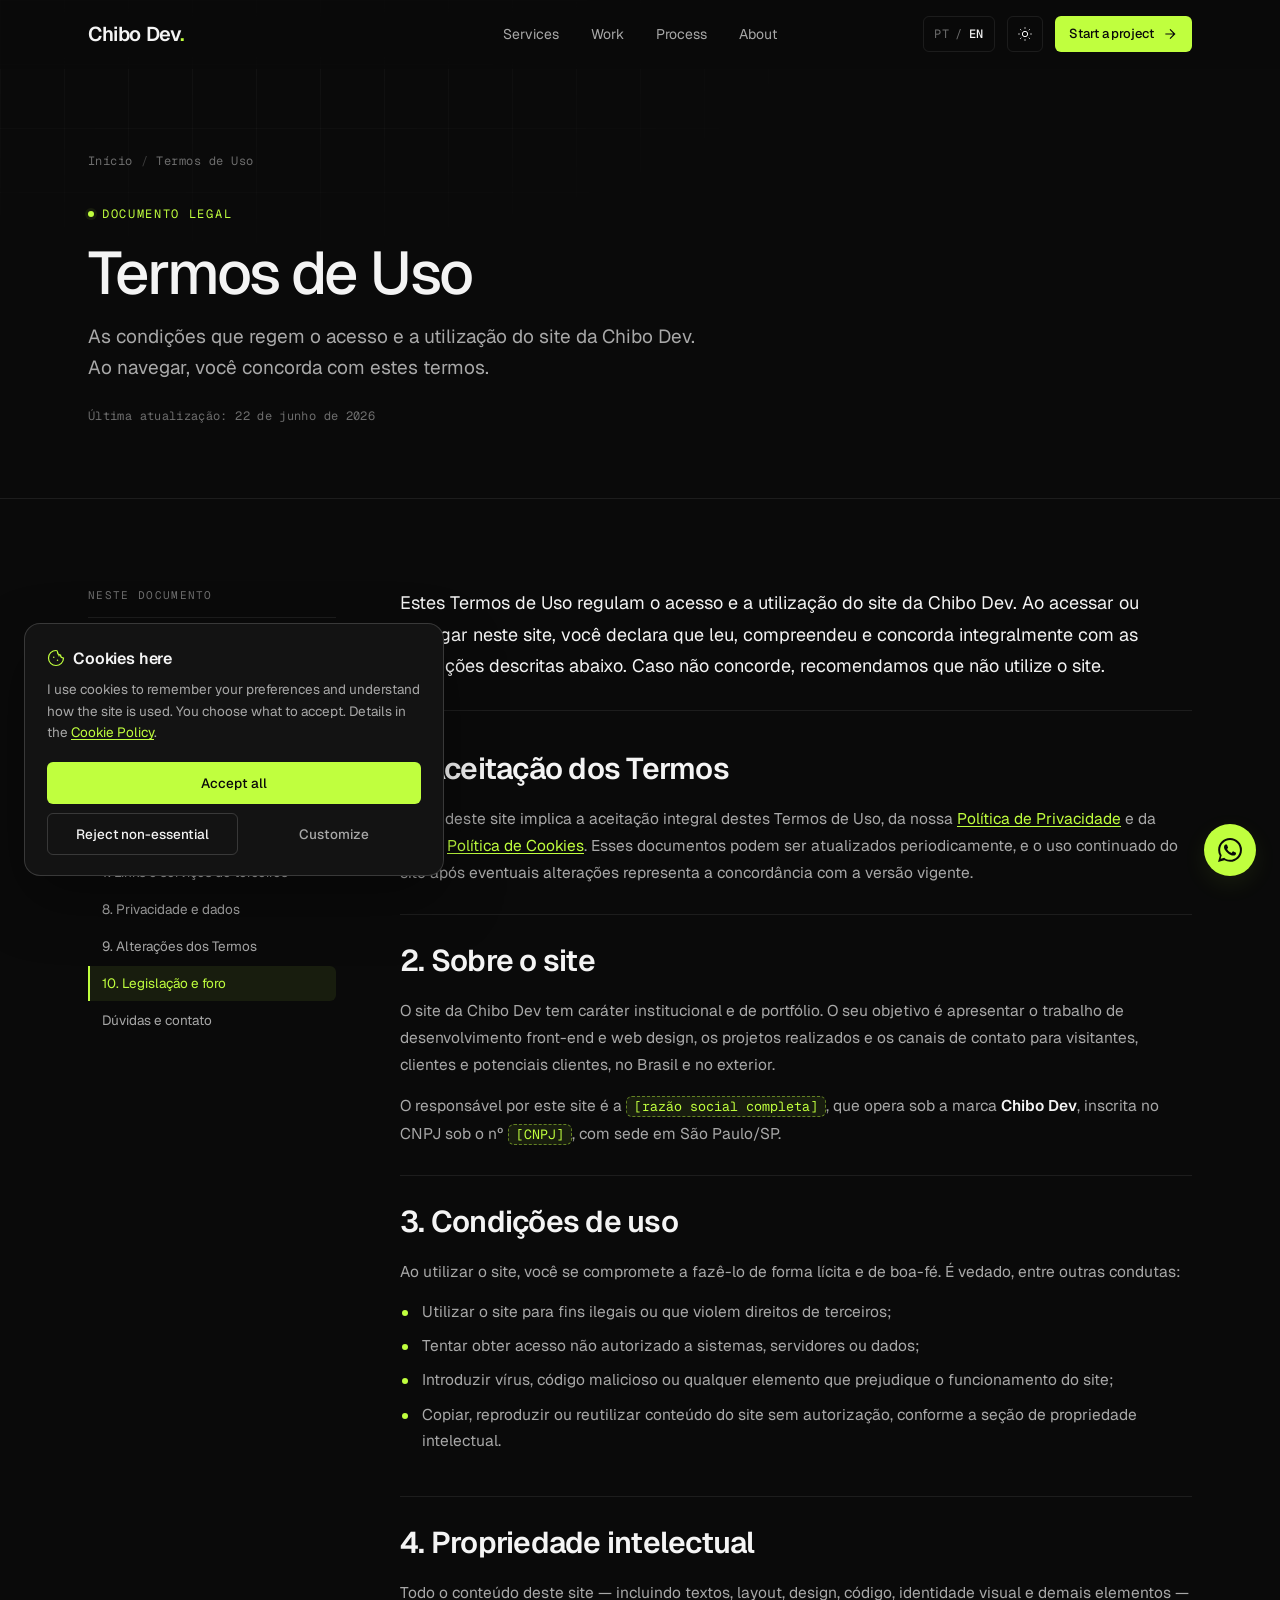
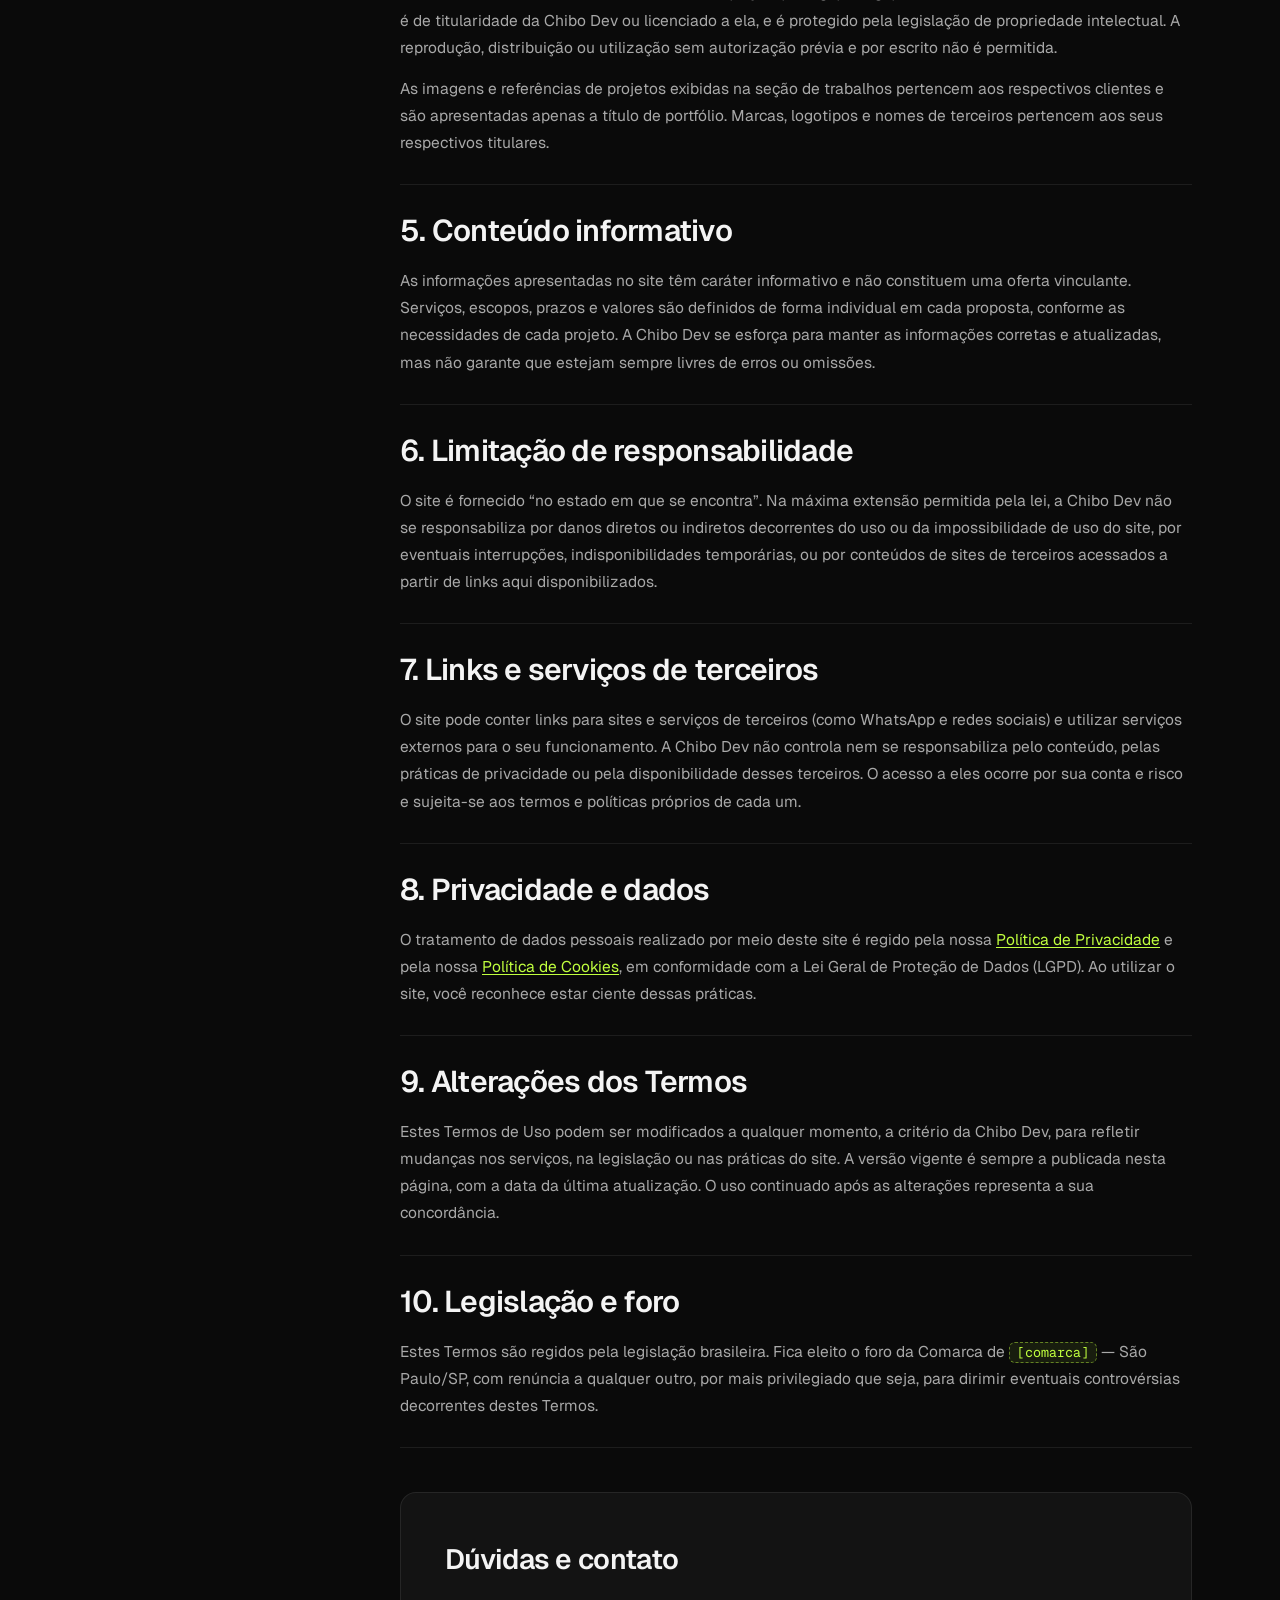
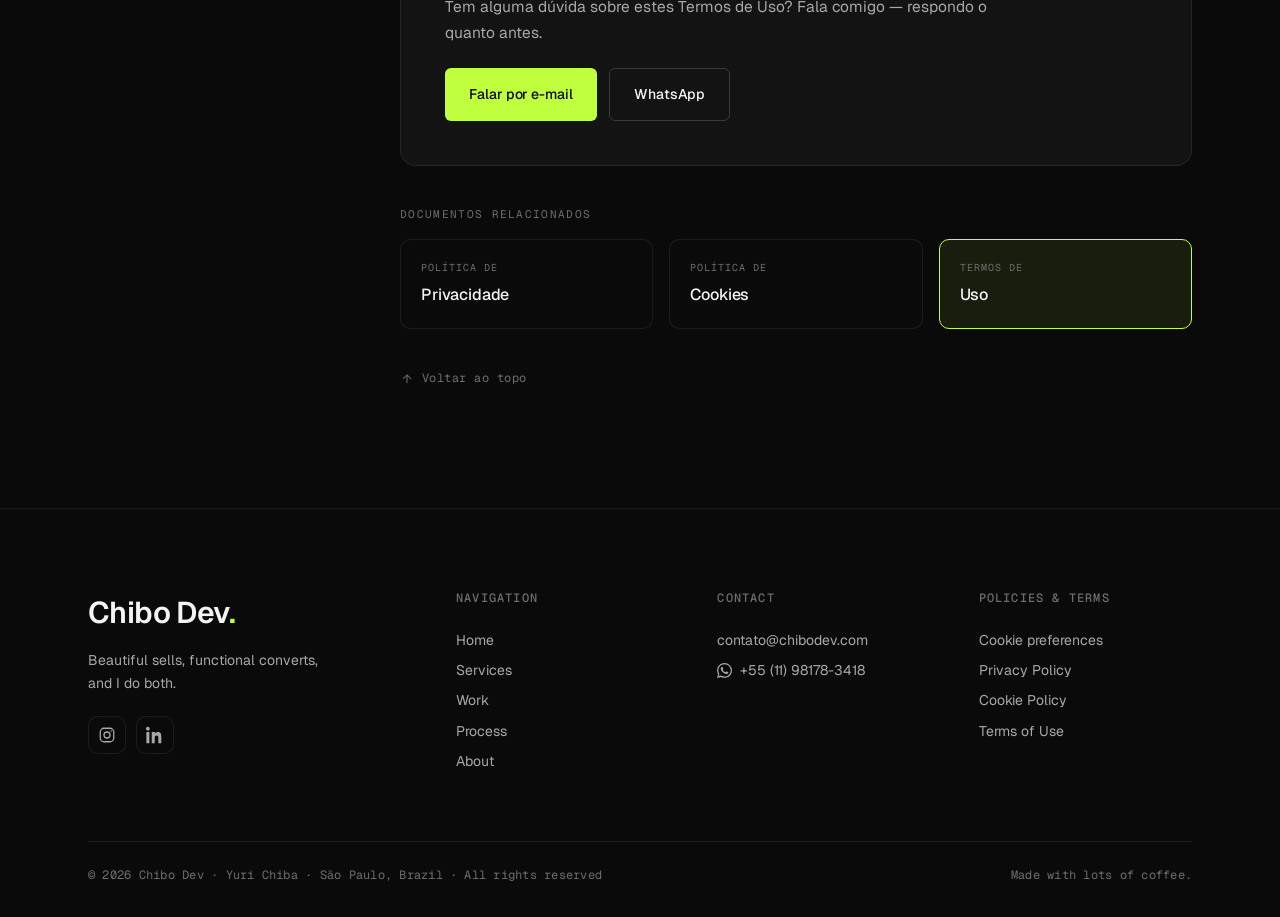
<file: termos-de-uso.html>
<!DOCTYPE html>
<html lang="pt-BR" data-theme="dark">
<head>
  <meta charset="UTF-8" />
  <meta name="viewport" content="width=device-width, initial-scale=1.0" />
  <meta name="description" content="Condições que regem o acesso e a utilização do site da Chibo Dev: uso, propriedade intelectual, responsabilidade e foro." />
  <meta name="author" content="Chibo Dev" />
  <meta name="robots" content="index, follow" />
  <meta property="og:title" content="Termos de Uso | Chibo Dev" />
  <meta property="og:description" content="Condições que regem o acesso e a utilização do site da Chibo Dev: uso, propriedade intelectual, responsabilidade e foro." />
  <meta property="og:type" content="website" />
  <meta property="og:url" content="https://chibodev.com/termos-de-uso.html" />
  <meta property="og:image" content="https://chibodev.com/assets/img/og-image.jpg" />
  <meta property="og:image:width" content="1200" />
  <meta property="og:image:height" content="630" />
  <meta property="og:image:alt" content="Chibo Dev — criação de sites que convertem" />
  <meta name="twitter:card" content="summary_large_image" />
  <meta name="twitter:image" content="https://chibodev.com/assets/img/og-image.jpg" />
  <link rel="canonical" href="https://chibodev.com/termos-de-uso.html" />
  <title>Termos de Uso | Chibo Dev</title>
  <link rel="preconnect" href="https://fonts.googleapis.com" />
  <link rel="preconnect" href="https://fonts.gstatic.com" crossorigin />
  <link href="https://fonts.googleapis.com/css2?family=Geist:wght@300;400;500;600;700&family=Geist+Mono:wght@400;500&display=swap" rel="stylesheet" />
  <link rel="stylesheet" href="assets/css/style.css" />
</head>
<body>
  <a id="top"></a>
    <header class="header" id="header">
    <div class="container header__inner">
      <a href="index.html" class="logo" aria-label="Chibo Dev">
        Chibo Dev<span class="logo__dot">.</span>
      </a>
      <nav class="nav" aria-label="Navegação principal">
        <a href="index.html#services" data-i18n="nav.services">Serviços</a>
        <a href="index.html#work" data-i18n="nav.work">Trabalhos</a>
        <a href="index.html#process" data-i18n="nav.process">Processo</a>
        <a href="index.html#about" data-i18n="nav.about">Sobre</a>
      </nav>
      <div class="header__actions">
        <button class="lang-toggle" id="langToggle" aria-label="Trocar idioma">
          <span class="lang-toggle__opt is-active" data-lang="pt">PT</span>
          <span class="lang-toggle__sep">/</span>
          <span class="lang-toggle__opt" data-lang="en">EN</span>
        </button>
        <button class="theme-toggle" id="themeToggle" aria-label="Alternar tema">
          <svg class="theme-toggle__icon theme-toggle__icon--sun" viewBox="0 0 24 24" fill="none" stroke="currentColor" stroke-width="1.5"><circle cx="12" cy="12" r="4"/><path d="M12 2v2M12 20v2M4.93 4.93l1.41 1.41M17.66 17.66l1.41 1.41M2 12h2M20 12h2M4.93 19.07l1.41-1.41M17.66 6.34l1.41-1.41"/></svg>
          <svg class="theme-toggle__icon theme-toggle__icon--moon" viewBox="0 0 24 24" fill="none" stroke="currentColor" stroke-width="1.5"><path d="M21 12.79A9 9 0 1 1 11.21 3 7 7 0 0 0 21 12.79z"/></svg>
        </button>
        <a href="index.html#contact" class="btn btn--primary btn--sm"><span data-i18n="nav.cta">Começar projeto</span><svg viewBox="0 0 24 24" fill="none" stroke="currentColor" stroke-width="1.8"><path d="M5 12h14M12 5l7 7-7 7"/></svg></a>
      </div>
    </div>
  </header>

  <section class="legal-hero">
    <div class="container legal-hero__inner">
      <nav class="breadcrumb" aria-label="Você está em">
        <a href="index.html">Início</a>
        <span class="breadcrumb__sep">/</span>
        <span>Termos de Uso</span>
      </nav>
      <span class="legal-hero__eyebrow">Documento legal</span>
      <h1 class="legal-hero__title">Termos de Uso</h1>
      <p class="legal-hero__lead">As condições que regem o acesso e a utilização do site da Chibo Dev. Ao navegar, você concorda com estes termos.</p>
      <p class="legal-hero__meta">Última atualização: 22 de junho de 2026</p>
    </div>
  </section>

  <div class="container">
    <div class="legal-layout">
      <aside class="legal-toc">
        <div class="legal-toc__title">Neste documento <span class="legal-toc__toggle" aria-hidden="true"></span></div>
        <ul class="legal-toc__list">
          <li><a href="#aceitacao">1. Aceitação dos Termos</a></li>
          <li><a href="#sobre">2. Sobre o site</a></li>
          <li><a href="#condicoes">3. Condições de uso</a></li>
          <li><a href="#propriedade">4. Propriedade intelectual</a></li>
          <li><a href="#informativo">5. Conteúdo informativo</a></li>
          <li><a href="#responsabilidade">6. Limitação de responsabilidade</a></li>
          <li><a href="#terceiros">7. Links e serviços de terceiros</a></li>
          <li><a href="#privacidade">8. Privacidade e dados</a></li>
          <li><a href="#alteracoes">9. Alterações dos Termos</a></li>
          <li><a href="#foro">10. Legislação e foro</a></li>
          <li><a href="#contato">Dúvidas e contato</a></li>
        </ul>
      </aside>
      <div class="legal-content">
        <p class="legal-intro">Estes Termos de Uso regulam o acesso e a utilização do site da Chibo Dev. Ao acessar ou navegar neste site, você declara que leu, compreendeu e concorda integralmente com as condições descritas abaixo. Caso não concorde, recomendamos que não utilize o site.</p>
        <div class="legal-block">
          <h2 id="aceitacao">1. Aceitação dos Termos</h2>
          <p>O uso deste site implica a aceitação integral destes Termos de Uso, da nossa <a href="politica-de-privacidade.html">Política de Privacidade</a> e da nossa <a href="politica-de-cookies.html">Política de Cookies</a>. Esses documentos podem ser atualizados periodicamente, e o uso continuado do site após eventuais alterações representa a concordância com a versão vigente.</p>
        </div>
        <div class="legal-block">
          <h2 id="sobre">2. Sobre o site</h2>
          <p>O site da Chibo Dev tem caráter institucional e de portfólio. O seu objetivo é apresentar o trabalho de desenvolvimento front-end e web design, os projetos realizados e os canais de contato para visitantes, clientes e potenciais clientes, no Brasil e no exterior.</p>
          <p>O responsável por este site é a <span class="legal-ph">[razão social completa]</span>, que opera sob a marca <strong>Chibo Dev</strong>, inscrita no CNPJ sob o nº <span class="legal-ph">[CNPJ]</span>, com sede em São Paulo/SP.</p>
        </div>
        <div class="legal-block">
          <h2 id="condicoes">3. Condições de uso</h2>
          <p>Ao utilizar o site, você se compromete a fazê-lo de forma lícita e de boa-fé. É vedado, entre outras condutas:</p>
          <ul>
            <li>Utilizar o site para fins ilegais ou que violem direitos de terceiros;</li>
            <li>Tentar obter acesso não autorizado a sistemas, servidores ou dados;</li>
            <li>Introduzir vírus, código malicioso ou qualquer elemento que prejudique o funcionamento do site;</li>
            <li>Copiar, reproduzir ou reutilizar conteúdo do site sem autorização, conforme a seção de propriedade intelectual.</li>
          </ul>
        </div>
        <div class="legal-block">
          <h2 id="propriedade">4. Propriedade intelectual</h2>
          <p>Todo o conteúdo deste site — incluindo textos, layout, design, código, identidade visual e demais elementos — é de titularidade da Chibo Dev ou licenciado a ela, e é protegido pela legislação de propriedade intelectual. A reprodução, distribuição ou utilização sem autorização prévia e por escrito não é permitida.</p>
          <p>As imagens e referências de projetos exibidas na seção de trabalhos pertencem aos respectivos clientes e são apresentadas apenas a título de portfólio. Marcas, logotipos e nomes de terceiros pertencem aos seus respectivos titulares.</p>
        </div>
        <div class="legal-block">
          <h2 id="informativo">5. Conteúdo informativo</h2>
          <p>As informações apresentadas no site têm caráter informativo e não constituem uma oferta vinculante. Serviços, escopos, prazos e valores são definidos de forma individual em cada proposta, conforme as necessidades de cada projeto. A Chibo Dev se esforça para manter as informações corretas e atualizadas, mas não garante que estejam sempre livres de erros ou omissões.</p>
        </div>
        <div class="legal-block">
          <h2 id="responsabilidade">6. Limitação de responsabilidade</h2>
          <p>O site é fornecido “no estado em que se encontra”. Na máxima extensão permitida pela lei, a Chibo Dev não se responsabiliza por danos diretos ou indiretos decorrentes do uso ou da impossibilidade de uso do site, por eventuais interrupções, indisponibilidades temporárias, ou por conteúdos de sites de terceiros acessados a partir de links aqui disponibilizados.</p>
        </div>
        <div class="legal-block">
          <h2 id="terceiros">7. Links e serviços de terceiros</h2>
          <p>O site pode conter links para sites e serviços de terceiros (como WhatsApp e redes sociais) e utilizar serviços externos para o seu funcionamento. A Chibo Dev não controla nem se responsabiliza pelo conteúdo, pelas práticas de privacidade ou pela disponibilidade desses terceiros. O acesso a eles ocorre por sua conta e risco e sujeita-se aos termos e políticas próprios de cada um.</p>
        </div>
        <div class="legal-block">
          <h2 id="privacidade">8. Privacidade e dados</h2>
          <p>O tratamento de dados pessoais realizado por meio deste site é regido pela nossa <a href="politica-de-privacidade.html">Política de Privacidade</a> e pela nossa <a href="politica-de-cookies.html">Política de Cookies</a>, em conformidade com a Lei Geral de Proteção de Dados (LGPD). Ao utilizar o site, você reconhece estar ciente dessas práticas.</p>
        </div>
        <div class="legal-block">
          <h2 id="alteracoes">9. Alterações dos Termos</h2>
          <p>Estes Termos de Uso podem ser modificados a qualquer momento, a critério da Chibo Dev, para refletir mudanças nos serviços, na legislação ou nas práticas do site. A versão vigente é sempre a publicada nesta página, com a data da última atualização. O uso continuado após as alterações representa a sua concordância.</p>
        </div>
        <div class="legal-block">
          <h2 id="foro">10. Legislação e foro</h2>
          <p>Estes Termos são regidos pela legislação brasileira. Fica eleito o foro da Comarca de <span class="legal-ph">[comarca]</span> — São Paulo/SP, com renúncia a qualquer outro, por mais privilegiado que seja, para dirimir eventuais controvérsias decorrentes destes Termos.</p>
        </div>
        <div class="legal-contact">
          <h2 id="contato">Dúvidas e contato</h2>
          <p>Tem alguma dúvida sobre estes Termos de Uso? Fala comigo — respondo o quanto antes.</p>
          <div class="legal-contact__actions">
            <a href="mailto:contato@chibodev.com" class="btn btn--primary">Falar por e-mail</a>
            <a href="https://wa.me/5511981783418" target="_blank" rel="noopener" class="btn btn--ghost">WhatsApp</a>
          </div>
        </div>

        <div class="legal-related">
          <p class="legal-related__title">Documentos relacionados</p>
          <div class="legal-related__grid">
          <a href="politica-de-privacidade.html" class="legal-related__card">
            <span class="legal-related__card-label">Política de</span>
            <span class="legal-related__card-title">Privacidade</span>
          </a>
          <a href="politica-de-cookies.html" class="legal-related__card">
            <span class="legal-related__card-label">Política de</span>
            <span class="legal-related__card-title">Cookies</span>
          </a>
          <a href="termos-de-uso.html" class="legal-related__card" aria-current="page">
            <span class="legal-related__card-label">Termos de</span>
            <span class="legal-related__card-title">Uso</span>
          </a>
          </div>
        </div>

        <a href="#top" class="to-top" data-to-top><svg viewBox="0 0 24 24" fill="none" stroke="currentColor" stroke-width="1.8"><path d="M12 19V5M5 12l7-7 7 7"/></svg> Voltar ao topo</a>
      </div>
    </div>
  </div>

    <footer class="footer">
    <div class="container">
      <div class="footer__grid">
        <div class="footer__brand">
          <div class="logo">Chibo Dev<span class="logo__dot">.</span></div>
          <p data-i18n="footer.tagline">Bonito vende, funcional converte<br>e eu faço os dois.</p>
          <div class="footer__social">
            <a href="https://instagram.com/chibodev" target="_blank" rel="noopener" aria-label="Instagram">
              <svg viewBox="0 0 24 24" fill="none" stroke="currentColor" stroke-width="1.7"><rect x="3" y="3" width="18" height="18" rx="5"/><circle cx="12" cy="12" r="4"/><circle cx="17.5" cy="6.5" r="1" fill="currentColor" stroke="none"/></svg>
            </a>
            <a href="https://www.linkedin.com/in/yuri-chiba/" target="_blank" rel="noopener" aria-label="LinkedIn">
              <svg viewBox="0 0 24 24" fill="currentColor"><path d="M4.98 3.5C4.98 4.88 3.87 6 2.5 6S0 4.88 0 3.5 1.12 1 2.5 1s2.48 1.12 2.48 2.5zM.5 8h4V23h-4V8zm7.5 0h3.8v2.05h.05c.53-1 1.83-2.05 3.77-2.05 4.03 0 4.78 2.65 4.78 6.1V23h-4v-6.6c0-1.57-.03-3.6-2.2-3.6-2.2 0-2.54 1.72-2.54 3.49V23h-4V8z"/></svg>
            </a>
          </div>
        </div>

        <div class="footer__col">
          <h4 data-i18n="footer.nav">Navegação</h4>
          <a href="index.html" data-i18n="nav.home">Início</a>
          <a href="index.html#services" data-i18n="nav.services">Serviços</a>
          <a href="index.html#work" data-i18n="nav.work">Trabalhos</a>
          <a href="index.html#process" data-i18n="nav.process">Processo</a>
          <a href="index.html#about" data-i18n="nav.about">Sobre</a>
        </div>

        <div class="footer__col">
          <h4 data-i18n="footer.contact">Contato</h4>
          <a href="mailto:contato@chibodev.com">contato@chibodev.com</a>
          <a href="https://wa.me/5511981783418" target="_blank" rel="noopener" class="footer__wa">
            <svg class="footer__wa-icon" viewBox="0 0 24 24" fill="currentColor" aria-hidden="true"><path d="M.057 24l1.687-6.163a11.867 11.867 0 0 1-1.587-5.946C.16 5.335 5.495 0 12.05 0a11.817 11.817 0 0 1 8.413 3.488 11.824 11.824 0 0 1 3.48 8.414c-.003 6.557-5.338 11.892-11.893 11.892a11.9 11.9 0 0 1-5.688-1.448L.057 24zm6.597-3.807c1.676.995 3.276 1.591 5.392 1.592 5.448 0 9.886-4.434 9.889-9.885.002-5.462-4.415-9.89-9.881-9.892-5.452 0-9.887 4.434-9.889 9.884a9.86 9.86 0 0 0 1.51 5.26l-.999 3.648 3.738-.981zm11.387-5.464c-.074-.124-.272-.198-.57-.347-.297-.149-1.758-.868-2.031-.967-.272-.099-.47-.149-.669.149-.198.297-.768.967-.941 1.165-.173.198-.347.223-.644.074-.297-.149-1.255-.462-2.39-1.475-.883-.788-1.48-1.761-1.653-2.059-.173-.297-.018-.458.13-.606.134-.133.297-.347.446-.521.151-.172.2-.296.3-.495.099-.198.05-.372-.025-.521-.075-.148-.669-1.611-.916-2.206-.242-.579-.487-.501-.669-.51l-.57-.01c-.198 0-.52.074-.792.372s-1.04 1.016-1.04 2.479 1.065 2.876 1.213 3.074c.149.198 2.095 3.2 5.076 4.487.709.306 1.263.489 1.694.626.712.226 1.36.194 1.872.118.571-.085 1.758-.719 2.006-1.413.248-.695.248-1.29.173-1.414z"/></svg>
            +55 (11) 98178-3418
          </a>
        </div>

        <div class="footer__col">
          <h4 data-i18n="footer.legal">Políticas e termos</h4>
          <a href="#" data-cookie-prefs data-i18n="footer.prefs">Preferências de cookies</a>
          <a href="politica-de-privacidade.html" data-i18n="footer.privacy">Política de Privacidade</a>
          <a href="politica-de-cookies.html" data-i18n="footer.cookies">Política de Cookies</a>
          <a href="termos-de-uso.html" data-i18n="footer.terms">Termos de Uso</a>
        </div>
      </div>

      <div class="footer__bottom">
        <!-- Quando o CNPJ sair: trocar por "© 2026 Chibo Dev · Yuri Chiba — CNPJ XX.XXX.XXX/0001-XX · São Paulo, Brasil · Todos os direitos reservados" (atualizar também em main.js: footer.copyright PT/EN) -->
        <span data-i18n="footer.copyright">© 2026 Chibo Dev · Yuri Chiba · São Paulo, Brasil · Todos os direitos reservados</span>
        <span data-i18n="footer.made">Feito com muito café.</span>
      </div>
    </div>
  </footer>

  <a href="https://wa.me/5511981783418" class="float-wa" target="_blank" rel="noopener" aria-label="WhatsApp"><svg viewBox="0 0 24 24" fill="currentColor"><path d="M.057 24l1.687-6.163a11.867 11.867 0 0 1-1.587-5.946C.16 5.335 5.495 0 12.05 0a11.817 11.817 0 0 1 8.413 3.488 11.824 11.824 0 0 1 3.48 8.414c-.003 6.557-5.338 11.892-11.893 11.892a11.9 11.9 0 0 1-5.688-1.448L.057 24zm6.597-3.807c1.676.995 3.276 1.591 5.392 1.592 5.448 0 9.886-4.434 9.889-9.885.002-5.462-4.415-9.89-9.881-9.892-5.452 0-9.887 4.434-9.889 9.884a9.86 9.86 0 0 0 1.51 5.26l-.999 3.648 3.738-.981zm11.387-5.464c-.074-.124-.272-.198-.57-.347-.297-.149-1.758-.868-2.031-.967-.272-.099-.47-.149-.669.149-.198.297-.768.967-.941 1.165-.173.198-.347.223-.644.074-.297-.149-1.255-.462-2.39-1.475-.883-.788-1.48-1.761-1.653-2.059-.173-.297-.018-.458.13-.606.134-.133.297-.347.446-.521.151-.172.2-.296.3-.495.099-.198.05-.372-.025-.521-.075-.148-.669-1.611-.916-2.206-.242-.579-.487-.501-.669-.51l-.57-.01c-.198 0-.52.074-.792.372s-1.04 1.016-1.04 2.479 1.065 2.876 1.213 3.074c.149.198 2.095 3.2 5.076 4.487.709.306 1.263.489 1.694.626.712.226 1.36.194 1.872.118.571-.085 1.758-.719 2.006-1.413.248-.695.248-1.29.173-1.414z"/></svg></a>

  <script src="assets/js/main.js"></script>
  <script src="assets/js/cookie-consent.js"></script>
</body>
</html>
</file>
<file: assets/css/style.css>
/* ==========================================================
   CHIBO DEVELOPER · PORTFOLIO
   Design system: técnico/editorial · Lime accent · Dark/Light
   ========================================================== */

/* ----- Reset ----- */
*, *::before, *::after { box-sizing: border-box; margin: 0; padding: 0; }
html { scroll-behavior: smooth; -webkit-text-size-adjust: 100%; }
body {
  font-family: 'Geist', -apple-system, BlinkMacSystemFont, sans-serif;
  font-size: 16px;
  line-height: 1.6;
  font-weight: 400;
  color: var(--text);
  background: var(--bg);
  -webkit-font-smoothing: antialiased;
  -moz-osx-font-smoothing: grayscale;
  transition: background-color .3s ease, color .3s ease;
  overflow-x: hidden;
}
img, svg { display: block; max-width: 100%; }
button { font-family: inherit; cursor: pointer; border: none; background: none; color: inherit; }
a { color: inherit; text-decoration: none; }
ul, ol { list-style: none; }

/* ----- Tokens ----- */
:root {
  /* Lime accents calibrados para cada tema */
  --lime-bright: #C0FF3E;
  --lime-soft: #9FE000;
  --lime-deep: #6B8F00;

  /* Borders, radius, etc */
  --radius-sm: 6px;
  --radius-md: 10px;
  --radius-lg: 16px;
  --radius-xl: 24px;

  --container-max: 1200px;
  --container-pad: clamp(20px, 5vw, 48px);

  --ease: cubic-bezier(0.22, 1, 0.36, 1);
}

/* ----- Tema escuro (default) ----- */
[data-theme="dark"] {
  --bg: #0A0A0A;
  --bg-elev: #131313;
  --bg-elev-2: #1A1A1A;
  --text: #F4F4F4;
  --text-soft: #A8A8A8;
  --text-mute: #6E6E6E;
  --border: rgba(255,255,255,0.08);
  --border-strong: rgba(255,255,255,0.16);
  --accent: var(--lime-bright);
  --accent-text: #0A0A0A;
  --accent-soft: rgba(192, 255, 62, 0.08);

  --grid-line: rgba(255,255,255,0.04);
  --noise-opacity: 0.04;
}

/* ----- Tema claro ----- */
[data-theme="light"] {
  --bg: #FAFAF7;
  --bg-elev: #FFFFFF;
  --bg-elev-2: #F2F1EC;
  --text: #0A0A0A;
  --text-soft: #555;
  --text-mute: #888;
  --border: rgba(0,0,0,0.08);
  --border-strong: rgba(0,0,0,0.18);
  --accent: var(--lime-deep);
  --accent-text: #FAFAF7;
  --accent-soft: rgba(107, 143, 0, 0.10);

  --grid-line: rgba(0,0,0,0.04);
  --noise-opacity: 0.02;
}

/* ----- Tipografia ----- */
.mono {
  font-family: 'Geist Mono', monospace;
}

/* ----- Layout base ----- */
.container {
  width: 100%;
  max-width: var(--container-max);
  margin: 0 auto;
  padding-left: var(--container-pad);
  padding-right: var(--container-pad);
}

section {
  padding: clamp(80px, 12vw, 160px) 0;
  position: relative;
}

/* ----- Section head ----- */
.section-head {
  display: grid;
  grid-template-columns: auto 1fr;
  align-items: baseline;
  column-gap: 16px;
  row-gap: 0;
  margin-bottom: clamp(40px, 6vw, 80px);
}
.section-head--inline { margin-bottom: 24px; }

.section-head__num {
  font-family: 'Geist Mono', monospace;
  font-size: 13px;
  color: var(--text-mute);
  letter-spacing: 0.1em;
}

.section-head__title {
  font-family: 'Geist', sans-serif;
  font-weight: 500;
  font-size: clamp(36px, 6vw, 64px);
  line-height: 1.05;
  letter-spacing: -0.035em;
}

.section-head__sub {
  grid-column: 2;
  font-size: 16px;
  line-height: 1.6;
  color: var(--text-soft);
  max-width: 520px;
  margin-top: 8px;
}

/* ============================================== */
/* HEADER                                          */
/* ============================================== */
/* ============================================== */
/* TRANSIÇÃO ENTRE PÁGINAS (View Transitions API)  */
/* ============================================== */
/* Cross-fade nativo entre páginas do mesmo domínio. Progressive enhancement:
   navegadores sem suporte apenas navegam, sem animação (URL, voltar, SEO e
   links seguem normais). O header e o botão de WhatsApp recebem
   view-transition-name para ficarem ESTÁVEIS enquanto só o conteúdo faz o fade. */
@view-transition { navigation: auto; }

::view-transition-old(root),
::view-transition-new(root) {
  animation-duration: .32s;
  animation-timing-function: cubic-bezier(.4, 0, .2, 1);
}

@media (prefers-reduced-motion: reduce) {
  @view-transition { navigation: none; }
}

.header {
  position: fixed;
  top: 0; left: 0; right: 0;
  z-index: 100;
  padding: 16px 0;
  background: color-mix(in srgb, var(--bg) 75%, transparent);
  backdrop-filter: blur(16px);
  -webkit-backdrop-filter: blur(16px);
  border-bottom: 1px solid transparent;
  transition: border-color .3s ease, padding .3s ease;
  view-transition-name: site-header;
}
.header.is-scrolled {
  border-bottom-color: var(--border);
  padding: 12px 0;
}

.header__inner {
  display: grid;
  grid-template-columns: 1fr auto 1fr;
  align-items: center;
  gap: 24px;
}

.logo {
  font-size: 20px;
  font-weight: 600;
  letter-spacing: -0.02em;
  font-family: 'Geist', sans-serif;
  justify-self: start;
}
.logo__dot { color: var(--accent); }

.nav {
  display: flex;
  gap: 32px;
  font-size: 14px;
  justify-self: center;
}
.nav a {
  color: var(--text-soft);
  position: relative;
  transition: color .2s ease;
}
.nav a:hover { color: var(--text); }
.nav a::after {
  content: '';
  position: absolute;
  bottom: -4px; left: 0;
  width: 0; height: 1px;
  background: var(--accent);
  transition: width .3s var(--ease);
}
.nav a:hover::after { width: 100%; }

.header__actions {
  display: flex;
  align-items: center;
  gap: 12px;
  justify-self: end;
}
.header__actions .lang-toggle,
.header__actions .theme-toggle,
.header__actions .btn--sm {
  height: 36px;
}

/* Lang toggle */
.lang-toggle {
  font-family: 'Geist Mono', monospace;
  font-size: 12px;
  letter-spacing: 0.05em;
  display: flex;
  align-items: center;
  gap: 6px;
  padding: 6px 10px;
  border: 1px solid var(--border);
  border-radius: var(--radius-sm);
  transition: border-color .2s ease;
}
.lang-toggle:hover { border-color: var(--border-strong); }
.lang-toggle__opt {
  color: var(--text-mute);
  font-weight: 400;
  transition: color .2s ease, font-weight .2s ease;
}
.lang-toggle__opt.is-active {
  color: var(--text);
  font-weight: 500;
}
.lang-toggle__sep {
  color: var(--text-mute);
}

/* Theme toggle */
.theme-toggle {
  width: 36px; height: 36px;
  display: flex; align-items: center; justify-content: center;
  border: 1px solid var(--border);
  border-radius: var(--radius-sm);
  position: relative;
  transition: border-color .2s ease;
}
.theme-toggle:hover { border-color: var(--border-strong); }
.theme-toggle__icon {
  width: 16px; height: 16px;
  position: absolute;
  transition: opacity .3s ease, transform .3s ease;
}
[data-theme="dark"] .theme-toggle__icon--sun { opacity: 1; transform: rotate(0); }
[data-theme="dark"] .theme-toggle__icon--moon { opacity: 0; transform: rotate(-90deg); }
[data-theme="light"] .theme-toggle__icon--sun { opacity: 0; transform: rotate(90deg); }
[data-theme="light"] .theme-toggle__icon--moon { opacity: 1; transform: rotate(0); }

/* ============================================== */
/* BUTTONS                                         */
/* ============================================== */
.btn {
  display: inline-flex;
  align-items: center;
  justify-content: center;
  gap: 8px;
  padding: 14px 24px;
  font-size: 14px;
  font-weight: 500;
  font-family: 'Geist', sans-serif;
  border-radius: var(--radius-sm);
  transition: all .25s var(--ease);
  cursor: pointer;
  letter-spacing: -0.005em;
  position: relative;
  overflow: hidden;
}
.btn svg { width: 16px; height: 16px; }
.btn--sm { padding: 8px 14px; font-size: 13px; }
.btn--block { width: 100%; }

.btn--primary {
  background: var(--accent);
  color: var(--accent-text);
}
.btn--primary:hover {
  transform: translateY(-1px);
  box-shadow: 0 4px 24px var(--accent-soft);
}
.btn--primary:active { transform: translateY(0); }

.btn--ghost {
  border: 1px solid var(--border-strong);
  color: var(--text);
}
.btn--ghost:hover {
  background: var(--bg-elev);
  border-color: var(--text);
}

/* ============================================== */
/* HERO                                            */
/* ============================================== */
.hero {
  min-height: 100vh;
  min-height: 100svh;
  display: flex;
  align-items: center;
  position: relative;
  padding-top: 120px;
  padding-bottom: 80px;
  overflow: hidden;
}

.hero__container {
  position: relative;
  z-index: 2;
}

.hero__bg {
  position: absolute;
  inset: 0;
  pointer-events: none;
}
.hero__grid {
  position: absolute;
  inset: 0;
  background-image:
    linear-gradient(var(--grid-line) 1px, transparent 1px),
    linear-gradient(90deg, var(--grid-line) 1px, transparent 1px);
  background-size: 64px 64px;
  mask-image: radial-gradient(ellipse 80% 60% at 50% 50%, black 30%, transparent 80%);
  -webkit-mask-image: radial-gradient(ellipse 80% 60% at 50% 50%, black 30%, transparent 80%);
  animation: gridShift 30s linear infinite;
}

/* Glow lime que pulsa sutilmente no fundo */
.hero__glow {
  position: absolute;
  width: 800px;
  height: 800px;
  left: 50%;
  top: 50%;
  transform: translate(-50%, -50%);
  background: radial-gradient(circle, var(--accent-soft) 0%, transparent 60%);
  filter: blur(60px);
  opacity: 0.6;
  animation: glowPulse 6s ease-in-out infinite;
}

/* Marquee de palavras-chave atravessando o fundo */
.hero__marquee {
  position: absolute;
  top: 50%;
  left: 0; right: 0;
  transform: translateY(-50%) rotate(-3deg);
  pointer-events: none;
  overflow: hidden;
  z-index: 1;
  opacity: 0.035;
}
.hero__marquee-track {
  display: flex;
  gap: 32px;
  white-space: nowrap;
  font-family: 'Geist', sans-serif;
  font-weight: 600;
  font-size: clamp(60px, 10vw, 140px);
  letter-spacing: -0.04em;
  color: var(--text);
  animation: marquee 40s linear infinite;
}
.hero__marquee-track span {
  display: inline-block;
}

/* Pills flutuantes decorativas */
.hero__pills {
  position: absolute;
  inset: 0;
  pointer-events: none;
  z-index: 1;
}
.hero-pill {
  position: absolute;
  font-family: 'Geist Mono', monospace;
  font-size: 12px;
  padding: 6px 14px;
  background: var(--bg-elev);
  border: 1px solid var(--border-strong);
  border-radius: 100px;
  color: var(--text-soft);
  white-space: nowrap;
  opacity: 0;
  animation: pillIn 0.7s ease-out both, pillSway 5s ease-in-out infinite;
}
.hero-pill--1 {
  top: 18%; right: 6%;
  animation-delay: 0.8s, -0.4s;
  animation-duration: 0.7s, 4.8s;
  color: var(--accent);
  border-color: var(--accent);
  background: var(--accent-soft);
}
.hero-pill--2 {
  top: 32%; right: 12%;
  animation-delay: 1.1s, -2.2s;
  animation-duration: 0.7s, 5.4s;
}
.hero-pill--3 {
  bottom: 28%; right: 8%;
  animation-delay: 1.4s, -1.1s;
  animation-duration: 0.7s, 4.4s;
}
.hero-pill--4 {
  top: 22%; left: 4%;
  animation-delay: 1.7s, -3s;
  animation-duration: 0.7s, 5.6s;
}
.hero-pill--5 {
  top: 48%; left: 6%;
  animation-delay: 2s, -1.7s;
  animation-duration: 0.7s, 5.1s;
}
.hero-pill--6 {
  bottom: 22%; left: 7%;
  animation-delay: 2.3s, -0.6s;
  animation-duration: 0.7s, 4.7s;
  color: var(--accent);
  border-color: var(--accent);
  background: var(--accent-soft);
}
.hero-pill--7 {
  bottom: 11%; right: 14%;
  animation-delay: 2.6s, -2.8s;
  animation-duration: 0.7s, 5.3s;
}

.hero__meta {
  display: inline-flex;
  align-items: center;
  gap: 8px;
  padding: 6px 12px;
  border: 1px solid var(--border);
  border-radius: 100px;
  font-family: 'Geist Mono', monospace;
  font-size: 12px;
  color: var(--text-soft);
  margin-bottom: 32px;
  animation: fadeInUp .8s var(--ease) both;
  background: var(--bg-elev);
}
.status-dot {
  width: 7px; height: 7px;
  background: var(--accent);
  border-radius: 50%;
  box-shadow: 0 0 0 0 var(--accent);
  animation: pulse 2s infinite;
}

.hero__title {
  font-family: 'Geist', sans-serif;
  font-weight: 600;
  font-size: clamp(48px, 9vw, 120px);
  line-height: 0.95;
  letter-spacing: -0.045em;
  margin-bottom: 32px;
}
.hero__line {
  display: block;
  overflow: hidden;
}
.hero__word {
  display: inline-block;
  animation: revealWord 1s var(--ease) both;
}
.hero__line--1 .hero__word { animation-delay: .2s; }
.hero__line--2 .hero__word { animation-delay: .4s; }
.hero__em {
  font-style: normal;
  color: var(--accent);
  position: relative;
  display: inline-block;
  white-space: nowrap;
  animation: revealWord 1s var(--ease) .6s both;
}
.hero__em::after {
  content: '';
  position: absolute;
  bottom: 0.05em; left: 0; right: 0;
  height: 4px;
  background: var(--accent);
  opacity: 0.35;
  transform-origin: left;
  transform: scaleX(0);
  animation: slideInRight 1s var(--ease) 1.4s forwards;
}
.hero__dot {
  color: var(--accent);
  animation: revealWord 1s var(--ease) .7s both, dotBlink 1.5s ease-in-out 2s infinite;
  display: inline-block;
}

.hero__sub {
  font-size: clamp(16px, 1.5vw, 20px);
  color: var(--text-soft);
  max-width: 580px;
  margin-bottom: 48px;
  animation: fadeInUp .8s var(--ease) .8s both;
}

.hero__cta {
  display: flex;
  flex-wrap: wrap;
  gap: 12px;
  animation: fadeInUp .8s var(--ease) .9s both;
  margin-bottom: 64px;
}

/* Hero stats no rodapé */
.hero__stats {
  display: flex;
  align-items: center;
  gap: 24px;
  flex-wrap: wrap;
  padding-top: 32px;
  max-width: 580px;
  animation: fadeInUp .8s var(--ease) 1.1s both;
}
.hero-stat {
  display: flex;
  flex-direction: column;
  gap: 4px;
}
.hero-stat__num {
  font-family: 'Geist', sans-serif;
  font-weight: 600;
  font-size: 32px;
  line-height: 1;
  color: var(--accent);
  letter-spacing: -0.03em;
}
.hero-stat__label {
  font-family: 'Geist Mono', monospace;
  font-size: 11px;
  color: var(--text-mute);
  text-transform: uppercase;
  letter-spacing: 0.1em;
}
.hero-stat__sep {
  width: 1px; height: 36px;
  background: var(--border);
}

.hero__scroll {
  position: absolute;
  bottom: 32px;
  left: 50%;
  transform: translateX(-50%);
  display: flex;
  flex-direction: column;
  align-items: center;
  gap: 12px;
  font-family: 'Geist Mono', monospace;
  font-size: 11px;
  color: var(--text-mute);
  letter-spacing: 0.1em;
  text-transform: uppercase;
  animation: fadeInUp .8s var(--ease) 1.4s both;
  z-index: 2;
}
.hero__scroll-line {
  width: 1px; height: 40px;
  background: linear-gradient(to bottom, var(--text-mute) 50%, transparent);
  position: relative;
}
.hero__scroll-line::after {
  content: '';
  position: absolute;
  top: 0; left: 0;
  width: 100%; height: 30%;
  background: var(--accent);
  animation: scrollDown 2s ease-in-out infinite;
}

/* ============================================== */
/* LOGOS                                           */
/* ============================================== */
.logos {
  padding: 60px 0;
  border-top: 1px solid var(--border);
  border-bottom: 1px solid var(--border);
}
.logos__title {
  font-family: 'Geist Mono', monospace;
  font-size: 12px;
  color: var(--text-soft);
  text-transform: uppercase;
  letter-spacing: 0.1em;
  text-align: center;
  margin-bottom: 32px;
}
.logos__row {
  display: flex;
  flex-wrap: wrap;
  align-items: center;
  justify-content: space-around;
  gap: 32px;
}
.logo-placeholder {
  font-family: 'Geist Mono', monospace;
  font-size: 13px;
  color: var(--text-mute);
  padding: 12px 20px;
  border: 1px dashed var(--border-strong);
  border-radius: var(--radius-sm);
  letter-spacing: 0.05em;
  transition: all .3s ease;
}
.logo-placeholder:hover {
  color: var(--text);
  border-color: var(--text);
}

/* ----- Logos de clientes (imagens PNG) ----- */
.logo-img {
  height: auto;
  max-height: 48px;
  width: auto;
  max-width: 190px;
  object-fit: contain;
  opacity: .95;
  transition: opacity .3s var(--ease), transform .3s var(--ease);
}
.logo-img:hover {
  opacity: 1;
  transform: translateY(-2px);
}
@media (min-width: 900px) {
  .logos__row {
    flex-wrap: nowrap;
    gap: clamp(16px, 2.5vw, 40px);
  }
  .logo-img {
    flex: 0 1 auto;
    min-width: 0;
    max-width: 100%;
  }
}
/* Troca de logo por tema (claro/escuro) */
[data-theme="dark"] .logo-img--light { display: none; }
[data-theme="light"] .logo-img--dark { display: none; }

/* ============================================== */
/* SERVICES                                        */
/* ============================================== */
.services {
  position: relative;
  overflow: hidden;
}
.services__grid {
  display: grid;
  grid-template-columns: repeat(3, 1fr);
  gap: 0;
  border-top: 1px solid var(--border);
  border-left: 1px solid var(--border);
  border-radius: var(--radius-md);
  overflow: hidden;
}

.service {
  padding: clamp(24px, 4vw, 48px);
  border-right: 1px solid var(--border);
  border-bottom: 1px solid var(--border);
  background: var(--bg);
  transition: background-color .4s var(--ease), transform .4s var(--ease);
  position: relative;
  overflow: hidden;
  display: flex;
  flex-direction: column;
}

/* Highlight no hover: linha lime que cresce em diagonal */
.service::before {
  content: '';
  position: absolute;
  top: 0; left: 0;
  width: 100%;
  height: 2px;
  background: var(--accent);
  transform: scaleX(0);
  transform-origin: left;
  transition: transform .5s var(--ease);
}
.service::after {
  content: '';
  position: absolute;
  top: -50%;
  right: -30%;
  width: 200px;
  height: 200px;
  background: radial-gradient(circle, var(--accent-soft) 0%, transparent 70%);
  opacity: 0;
  transition: opacity .5s var(--ease);
  pointer-events: none;
}

.service:hover {
  background: var(--bg-elev);
}
.service:hover::before {
  transform: scaleX(1);
}
.service:hover::after {
  opacity: 1;
}
.service:hover .service__num {
  color: var(--accent);
  letter-spacing: 0.2em;
}
.service:hover .service__title {
  transform: translateX(4px);
}
.service:hover .service__tags li {
  border-color: var(--border-strong);
}

.service--featured {
  background: var(--bg-elev);
}
.service--featured::before {
  transform: scaleX(1);
}

/* Estrela animada no service featured */
.service--featured .service__star {
  position: absolute;
  top: 24px; right: 24px;
  color: var(--accent);
  font-size: 14px;
  animation: starSpin 8s linear infinite;
}

.service__num {
  font-family: 'Geist Mono', monospace;
  font-size: 12px;
  color: var(--text-mute);
  letter-spacing: 0.1em;
  margin-bottom: 24px;
  transition: color .3s ease, letter-spacing .3s ease;
}

.service__title {
  font-family: 'Geist', sans-serif;
  font-weight: 500;
  font-size: clamp(22px, 2.6vw, 28px);
  line-height: 1.2;
  letter-spacing: -0.025em;
  margin-bottom: 16px;
  transition: transform .4s var(--ease);
}

.service__desc {
  color: var(--text-soft);
  font-size: 15px;
  line-height: 1.65;
  margin-bottom: 24px;
  max-width: 480px;
  position: relative;
}

.service__tags {
  display: flex;
  flex-wrap: wrap;
  gap: 8px;
  position: relative;
  margin-top: auto;
}
.service__tags li {
  font-family: 'Geist Mono', monospace;
  font-size: 11px;
  color: var(--text-soft);
  padding: 4px 10px;
  border: 1px solid var(--border);
  border-radius: 100px;
  letter-spacing: 0.05em;
  transition: border-color .3s ease, transform .4s var(--ease);
}
.service:hover .service__tags li:nth-child(1) { transform: translateY(-4px); transition-delay: .07s; }
.service:hover .service__tags li:nth-child(2) { transform: translateY(-4px); transition-delay: .14s; }
.service:hover .service__tags li:nth-child(3) { transform: translateY(-4px); transition-delay: .21s; }

/* ============================================== */
/* WORK                                            */
/* ============================================== */
.work {
  background: var(--bg-elev);
  position: relative;
  overflow: hidden;
}

.work__grid {
  display: grid;
  grid-template-columns: repeat(2, 1fr);
  gap: 24px;
}

.case {
  background: var(--bg);
  border: 1px solid var(--border);
  border-radius: var(--radius-lg);
  overflow: hidden;
  transition: all .5s var(--ease);
  cursor: pointer;
  position: relative;
}
.case::before {
  content: '';
  position: absolute;
  inset: 0;
  border-radius: var(--radius-lg);
  border: 1px solid transparent;
  background: linear-gradient(135deg, var(--accent), transparent) border-box;
  -webkit-mask: linear-gradient(#fff 0 0) padding-box, linear-gradient(#fff 0 0);
  -webkit-mask-composite: xor;
          mask-composite: exclude;
  opacity: 0;
  transition: opacity .4s var(--ease);
  pointer-events: none;
}
.case:hover {
  transform: translateY(-6px);
}
.case:hover::before {
  opacity: 1;
}
.case--large {
  grid-column: span 2;
}

.case__visual {
  aspect-ratio: 16 / 10;
  background: var(--bg-elev-2);
  position: relative;
  overflow: hidden;
  border-bottom: 1px solid var(--border);
}
.case--large .case__visual {
  aspect-ratio: 21 / 9;
}
.case__modal-source { display: none; }
.browser {
  position: absolute;
  inset: 0;
  display: flex;
  flex-direction: column;
  background: var(--bg-elev);
}
.browser__bar {
  display: flex;
  align-items: center;
  gap: 8px;
  padding: 10px 14px;
  background: var(--bg-elev);
  border-bottom: 1px solid var(--border);
  flex-shrink: 0;
}
.browser__dots { display: flex; gap: 6px; flex-shrink: 0; }
.browser__dots i { width: 10px; height: 10px; border-radius: 50%; display: block; }
.browser__dots i:nth-child(1) { background: #ff5f57; }
.browser__dots i:nth-child(2) { background: #febc2e; }
.browser__dots i:nth-child(3) { background: #28c840; }
.browser__url {
  flex: 1;
  min-width: 0;
  margin-left: 6px;
  background: var(--bg);
  color: var(--text-mute);
  font-family: 'Geist Mono', monospace;
  font-size: 12px;
  line-height: 1.4;
  padding: 5px 12px;
  border-radius: 6px;
  white-space: nowrap;
  overflow: hidden;
  text-overflow: ellipsis;
}
.browser__url:empty { display: none; }
.browser__screen {
  flex: 1;
  min-height: 0;
  overflow: hidden;
  background: var(--bg-elev-2);
}
.browser__screen img {
  width: 100%;
  height: 100%;
  object-fit: cover;
  object-position: top center;
  display: block;
  transition: transform .6s var(--ease);
}
.case:hover .browser__screen img {
  transform: scale(1.04);
}

/* Bandeira de país no canto */
.case__flag {
  position: absolute;
  top: 16px; right: 16px;
  font-size: 24px;
  z-index: 3;
  filter: drop-shadow(0 2px 8px rgba(0,0,0,0.3));
}

/* Bandeira dos EUA em SVG: renderiza igual em qualquer sistema (o emoji de bandeira aparece como "US" no Windows) */
.flag-us { display: block; border-radius: 2px; }
.case__flag .flag-us { width: 26px; height: auto; }
.testimonial__flag { display: inline-flex; align-items: center; vertical-align: middle; margin-left: 3px; }
.testimonial__flag .flag-us { width: 18px; height: auto; box-shadow: 0 0 0 1px rgba(0,0,0,0.12); }


/* ===== Device mockup: laptop + phone ===== */
.device-mockup {
  position: absolute;
  inset: 0;
  display: flex;
  align-items: center;
  justify-content: center;
  padding: clamp(20px, 4vw, 40px);
  background: radial-gradient(ellipse at center, var(--bg-elev) 0%, var(--bg-elev-2) 100%);
}

/* Laptop frame */
.device-laptop {
  position: relative;
  width: 78%;
  z-index: 1;
  filter: drop-shadow(0 24px 48px rgba(0,0,0,0.25));
  transition: transform .8s var(--ease);
}
.case:hover .device-laptop {
  transform: translateY(-4px) scale(1.01);
}
.device-laptop__screen {
  position: relative;
  background: #1a1a1a;
  border-radius: 10px 10px 2px 2px;
  padding: 12px 12px 20px;
  border: 1px solid rgba(0,0,0,0.4);
}
.device-laptop__screen::before {
  content: '';
  position: absolute;
  top: 5px; left: 50%;
  transform: translateX(-50%);
  width: 4px; height: 4px;
  background: #444;
  border-radius: 50%;
}
.device-laptop__screen > * {
  display: block;
  width: 100%;
  aspect-ratio: 16 / 10;
  border-radius: 3px;
  overflow: hidden;
  background: var(--bg-elev-2);
}
.device-laptop__screen img {
  width: 100%;
  height: 100%;
  object-fit: cover;
  display: block;
}
.device-laptop__base {
  position: relative;
  width: 110%;
  height: 12px;
  margin-left: -5%;
  background: linear-gradient(180deg, #2a2a2a 0%, #1a1a1a 100%);
  border-radius: 0 0 12px 12px;
}
.device-laptop__base::after {
  content: '';
  position: absolute;
  top: 0; left: 50%;
  transform: translateX(-50%);
  width: 18%; height: 4px;
  background: #0a0a0a;
  border-radius: 0 0 6px 6px;
}

/* Phone frame */
.device-phone {
  position: absolute;
  width: 22%;
  max-width: 130px;
  bottom: 12%;
  right: 6%;
  z-index: 2;
  filter: drop-shadow(0 18px 36px rgba(0,0,0,0.35));
  transition: transform .8s var(--ease);
  background: #0a0a0a;
  border-radius: 18px;
  padding: 5px;
  border: 1px solid rgba(255,255,255,0.06);
}
.case:hover .device-phone {
  transform: translateY(-6px) rotate(-2deg);
}
.device-phone__notch {
  position: absolute;
  top: 9px; left: 50%;
  transform: translateX(-50%);
  width: 32%; height: 6px;
  background: #0a0a0a;
  border-radius: 0 0 6px 6px;
  z-index: 3;
}
.device-phone__screen {
  width: 100%;
  aspect-ratio: 9 / 19;
  background: var(--bg-elev-2);
  border-radius: 13px;
  overflow: hidden;
  position: relative;
}
.device-phone__screen img {
  width: 100%;
  height: 100%;
  object-fit: cover;
  display: block;
}

/* Placeholder dentro de cada device */
.device-placeholder {
  width: 100%;
  height: 100%;
  background:
    repeating-linear-gradient(
      45deg,
      rgba(255,255,255,0.04) 0,
      rgba(255,255,255,0.04) 10px,
      transparent 10px,
      transparent 20px
    ),
    var(--bg-elev-2);
  display: flex;
  flex-direction: column;
  align-items: center;
  justify-content: center;
  gap: 6px;
  text-align: center;
  padding: 12px;
}
.device-placeholder__label {
  font-family: 'Geist Mono', monospace;
  font-size: 10px;
  color: var(--text-soft);
  letter-spacing: 0.1em;
  text-transform: uppercase;
  background: var(--bg);
  padding: 4px 8px;
  border-radius: 4px;
  border: 1px solid var(--border);
}
.device-placeholder__hint {
  font-size: 9px;
  color: var(--text-mute);
  font-style: italic;
}

/* Variante destaque (ACES): mais espaçada */
.device-mockup--featured {
  padding: clamp(32px, 5vw, 56px);
}
.device-mockup--featured .device-laptop { width: 70%; }
.device-mockup--featured .device-phone {
  bottom: 10%;
  right: 10%;
  width: 18%;
}

/* ===== Case info ===== */
.case__info {
  padding: 28px;
}
.case__meta {
  display: flex;
  align-items: center;
  gap: 12px;
  margin-bottom: 16px;
  flex-wrap: wrap;
}
.case__type {
  font-family: 'Geist Mono', monospace;
  font-size: 11px;
  color: var(--text-mute);
  text-transform: uppercase;
  letter-spacing: 0.1em;
}
.case__logo {
  height: 16px;
  width: auto;
  max-width: 72px;
  object-fit: contain;
  opacity: 0.9;
}
[data-theme="dark"] .case__logo--light { display: none; }
[data-theme="light"] .case__logo--dark { display: none; }
.case__flag {
  width: 18px;
  height: auto;
  border-radius: 2px;
  margin-left: -4px;
  flex-shrink: 0;
  box-shadow: 0 0 0 1px rgba(255, 255, 255, 0.12);
}
.case__status {
  font-family: 'Geist Mono', monospace;
  font-size: 10px;
  padding: 3px 8px;
  border-radius: 100px;
  letter-spacing: 0.05em;
  text-transform: uppercase;
}
.case__status--live {
  background: var(--accent-soft);
  color: var(--accent);
  border: 1px solid var(--accent);
}
.case__status--featured {
  background: var(--accent);
  color: var(--accent-text);
  border: 1px solid var(--accent);
  font-weight: 500;
}
.case__status--concept {
  background: transparent;
  color: var(--text-mute);
  border: 1px solid var(--border-strong);
}

.case__title {
  font-family: 'Geist', sans-serif;
  font-weight: 500;
  font-size: clamp(20px, 2.2vw, 28px);
  line-height: 1.2;
  letter-spacing: -0.025em;
  margin-bottom: 12px;
  transition: color .3s ease;
}
.case:hover .case__title { color: var(--accent); }
.case--large .case__title {
  font-size: clamp(26px, 3vw, 36px);
  font-weight: 600;
  letter-spacing: -0.03em;
}

.case__desc {
  color: var(--text-soft);
  font-size: 14px;
  line-height: 1.65;
  margin-bottom: 16px;
  max-width: 580px;
}
.case__tags {
  display: flex;
  flex-wrap: wrap;
  gap: 6px;
  margin-bottom: 20px;
}
.case__tags span {
  font-family: 'Geist Mono', monospace;
  font-size: 10px;
  color: var(--text-soft);
  padding: 3px 8px;
  border: 1px solid var(--border);
  border-radius: 100px;
  letter-spacing: 0.05em;
}

.case__link {
  font-family: 'Geist Mono', monospace;
  font-size: 12px;
  color: var(--accent);
  letter-spacing: 0.05em;
  display: inline-block;
  transition: transform .3s var(--ease);
  background: none;
  border: none;
  padding: 0;
  cursor: pointer;
  text-align: left;
}
.case:hover .case__link {
  transform: translateX(6px);
}

/* ============================================== */
/* PROCESS                                         */
/* ============================================== */
.process__wrap {
  position: relative;
}

/* Track de progresso horizontal (desktop) */
.process__track {
  position: absolute;
  top: 28px;
  left: 28px;
  right: 28px;
  height: 1px;
  background: var(--border);
  z-index: 0;
}
.process__progress {
  height: 100%;
  background: linear-gradient(to right, var(--accent), var(--accent));
  width: 0;
  transition: width .8s var(--ease);
  position: relative;
}
.process__progress::after {
  content: '';
  position: absolute;
  top: 50%; right: -4px;
  width: 8px; height: 8px;
  background: var(--accent);
  border-radius: 50%;
  transform: translateY(-50%);
  box-shadow: 0 0 0 4px var(--accent-soft);
}

.process__list {
  display: grid;
  grid-template-columns: repeat(4, 1fr);
  gap: 24px;
  position: relative;
  z-index: 1;
}

.step {
  position: relative;
  opacity: 0.4;
  transition: opacity .6s var(--ease);
}
.step.is-active,
.step.is-passed {
  opacity: 1;
}

.step__num {
  font-family: 'Geist Mono', monospace;
  font-size: 13px;
  color: var(--text-mute);
  background: var(--bg);
  border: 1px solid var(--border);
  width: 56px; height: 56px;
  display: flex;
  align-items: center;
  justify-content: center;
  border-radius: 50%;
  margin-bottom: 24px;
  transition: all .5s var(--ease);
  position: relative;
  z-index: 1;
}
.step.is-active .step__num,
.step.is-passed .step__num {
  border-color: var(--accent);
  color: var(--accent);
}
.step.is-active .step__num {
  background: var(--accent);
  color: var(--accent-text);
  transform: scale(1.15);
  box-shadow: 0 0 0 8px var(--accent-soft);
}
.step.is-active .step__num::before {
  content: '';
  position: absolute;
  inset: -8px;
  border-radius: 50%;
  border: 1px solid var(--accent);
  opacity: 0.3;
  animation: stepPing 1.5s ease-out infinite;
}

.step:hover .step__num {
  border-color: var(--accent);
  color: var(--accent);
  transform: scale(1.1);
}

.step__title {
  font-family: 'Geist', sans-serif;
  font-weight: 500;
  font-size: 22px;
  margin-bottom: 8px;
  letter-spacing: -0.025em;
}
.step__desc {
  color: var(--text-soft);
  font-size: 14px;
  line-height: 1.6;
  margin-bottom: 12px;
}
.step__meta {
  display: inline-block;
  font-family: 'Geist Mono', monospace;
  font-size: 10px;
  padding: 3px 8px;
  border: 1px solid var(--border);
  border-radius: 100px;
  color: var(--text-mute);
  letter-spacing: 0.05em;
}
.step.is-active .step__meta {
  color: var(--accent);
  border-color: var(--accent);
  background: var(--accent-soft);
}

/* ============================================== */
/* ABOUT                                           */
/* ============================================== */
.about {
  background: var(--bg-elev);
  border-top: 1px solid var(--border);
  border-bottom: 1px solid var(--border);
}

.about__inner {
  display: grid;
  grid-template-columns: 1fr 1.2fr;
  gap: clamp(40px, 6vw, 80px);
  align-items: stretch;
}

.about__visual {
  position: relative;
  align-self: start;
  aspect-ratio: 4 / 5;
  min-height: 0;
  max-width: 420px;
  width: 100%;
}
.about__photo {
  width: 100%;
  height: 100%;
  background: var(--bg);
  border: 1px solid var(--border);
  border-radius: var(--radius-lg);
  overflow: hidden;
  position: relative;
}
.about__photo img {
  width: 100%;
  height: 100%;
  object-fit: cover;
  object-position: 50% 28%;
  display: block;
}

.about__pills {
  position: absolute;
  inset: 0;
  pointer-events: none;
  z-index: 2;
}
.about-pill {
  position: absolute;
  font-family: 'Geist Mono', monospace;
  font-size: 12px;
  padding: 6px 14px;
  background: var(--bg-elev);
  border: 1px solid var(--border-strong);
  border-radius: 100px;
  color: var(--text-soft);
  white-space: nowrap;
  letter-spacing: 0.04em;
  opacity: 0;
  animation: pillIn 0.7s ease-out both, pillSway 4.8s ease-in-out infinite;
  backdrop-filter: blur(2px);
}
/* Verdes (accent) */
.about-pill--1 {
  top: 9%; left: -4%;
  animation-delay: 0.4s, -0.5s;
  animation-duration: 0.7s, 4.6s;
  color: var(--accent);
  border-color: var(--accent);
  background: var(--accent-soft);
}
.about-pill--3 {
  bottom: 12%; right: -3%;
  animation-delay: 1s, -2.1s;
  animation-duration: 0.7s, 5.2s;
  color: var(--accent);
  border-color: var(--accent);
  background: var(--accent-soft);
}
/* Cinzas */
.about-pill--2 {
  top: 18%; right: -6%;
  animation-delay: 0.7s, -1.3s;
  animation-duration: 0.7s, 4.9s;
}
.about-pill--4 {
  bottom: 19%; left: -5%;
  animation-delay: 1.3s, -3s;
  animation-duration: 0.7s, 5.4s;
}
.about-pill--5 {
  bottom: -3%; left: 36%;
  animation-delay: 1.6s, -0.8s;
  animation-duration: 0.7s, 4.4s;
}

.about__content > p {
  color: var(--text-soft);
  font-size: 16px;
  line-height: 1.75;
  margin-bottom: 20px;
  max-width: 580px;
}
.about__content > p:not(.about__lead) {
  text-align: justify;
  text-justify: inter-word;
}
.about__lead {
  font-family: 'Geist', sans-serif !important;
  font-size: 26px !important;
  font-weight: 500 !important;
  font-style: normal;
  color: var(--text) !important;
  line-height: 1.3 !important;
  letter-spacing: -0.02em;
  margin: 16px 0 24px !important;
}
.about__lead strong { font-weight: 600; }
.about__content em {
  font-style: normal;
  color: var(--accent);
  font-weight: 500;
}
.about__cta { margin-top: 16px; }

/* ============================================== */
/* FAQ                                             */
/* ============================================== */
.faq__list {
  max-width: 800px;
  margin: 0 auto;
}
.faq__item {
  border-top: 1px solid var(--border);
  padding: 24px 0;
}
.faq__item:last-child {
  border-bottom: 1px solid var(--border);
}
.faq__item summary {
  display: flex;
  align-items: center;
  justify-content: space-between;
  gap: 16px;
  cursor: pointer;
  font-size: clamp(17px, 2vw, 20px);
  font-weight: 500;
  list-style: none;
  transition: color .2s ease;
}
.faq__item summary::-webkit-details-marker { display: none; }
.faq__item summary:hover { color: var(--accent); }

.faq__icon {
  width: 24px; height: 24px;
  position: relative;
  flex-shrink: 0;
}
.faq__icon::before, .faq__icon::after {
  content: '';
  position: absolute;
  background: currentColor;
  transition: transform .3s var(--ease);
}
.faq__icon::before {
  top: 50%; left: 0; right: 0;
  height: 1.5px;
  transform: translateY(-50%);
}
.faq__icon::after {
  left: 50%; top: 0; bottom: 0;
  width: 1.5px;
  transform: translateX(-50%);
}
.faq__item[open] .faq__icon::after { transform: translateX(-50%) rotate(90deg); }

.faq__answer {
  color: var(--text-soft);
  font-size: 15px;
  line-height: 1.7;
  max-width: 680px;
  overflow: hidden;
  transition: height .35s var(--ease);
}
.faq__answer > p {
  /* espaçamento fica no filho, não na caixa que anima:
     assim o height chega a 0 de verdade e não trava no padding ao fechar */
  padding-top: 16px;
  transition: opacity .3s var(--ease), transform .3s var(--ease);
}

/* ============================================== */
/* CONTACT                                         */
/* ============================================== */
.contact {
  background: var(--bg-elev);
  border-top: 1px solid var(--border);
}

.contact__inner {
  display: grid;
  grid-template-columns: 1fr 1fr;
  grid-template-areas:
    "intro form"
    "assur .";
  column-gap: clamp(40px, 6vw, 80px);
  row-gap: 28px;
  align-items: stretch;
}
.contact__intro { grid-area: intro; }
.contact__form { grid-area: form; }
.contact__assurances { grid-area: assur; }

/* Contato: "07" fora do fluxo, pra o topo do card ancorar no headline (não no número) */
.contact__intro .section-head {
  position: relative;
  margin-bottom: 24px;
}
.contact__intro .section-head__num {
  position: absolute;
  left: 0;
  bottom: calc(100% + 10px);
}

.contact__title em {
  font-style: italic;
  color: var(--accent);
}

.contact__sub {
  color: var(--text-soft);
  font-size: 17px;
  margin-bottom: 32px;
  max-width: 420px;
}

.contact__channels {
  display: flex;
  flex-direction: column;
  gap: 16px;
}
.channel {
  padding: 16px 20px;
  border: 1px solid var(--border);
  border-radius: var(--radius-md);
  display: flex;
  flex-direction: column;
  gap: 4px;
  transition: all .25s ease;
  background: var(--bg);
}
.channel:hover {
  border-color: var(--accent);
  transform: translateX(4px);
}
.channel__label {
  font-family: 'Geist Mono', monospace;
  font-size: 11px;
  color: var(--text-mute);
  text-transform: uppercase;
  letter-spacing: 0.1em;
}
.channel__value {
  font-size: 16px;
  font-weight: 500;
}

.contact__form {
  background: var(--bg);
  border: 1px solid var(--border);
  border-radius: var(--radius-lg);
  padding: 32px;
  display: flex;
  flex-direction: column;
  gap: 20px;
}
/* Desktop: o campo de mensagem preenche a altura que o lado esquerdo define,
   pra base do form sempre bater com a caixa de e-mail (headline→e-mail) */
@media (min-width: 901px) {
  .contact__form .field--grow {
    flex: 1 1 auto;
    min-height: 0;
  }
  .contact__form .field--grow textarea {
    flex: 1 1 0;
    min-height: 0;
    resize: none;
  }
}

.field {
  display: flex;
  flex-direction: column;
  gap: 8px;
}
.field label {
  font-family: 'Geist Mono', monospace;
  font-size: 12px;
  color: var(--text-mute);
  text-transform: uppercase;
  letter-spacing: 0.1em;
}
.field input, .field textarea {
  background: transparent;
  border: none;
  border-bottom: 1px solid var(--border);
  padding: 12px 0;
  color: var(--text);
  font-family: inherit;
  font-size: 16px;
  outline: none;
  transition: border-color .2s ease;
  resize: vertical;
}
.field input:focus, .field textarea:focus {
  border-bottom-color: var(--accent);
}

/* ============================================== */
/* FOOTER                                          */
/* ============================================== */
.footer {
  padding: 80px 0 32px;
  border-top: 1px solid var(--border);
}

.footer__grid {
  display: grid;
  grid-template-columns: 1.5fr 1fr 1fr 1fr;
  gap: 48px;
  margin-bottom: 64px;
}

.footer__brand .logo {
  font-size: 30px;
}
.footer__brand p {
  color: var(--text-soft);
  font-size: 14px;
  margin-top: 12px;
  max-width: 240px;
}
.footer__social {
  display: flex;
  gap: 10px;
  margin-top: 22px;
}
.footer__social a {
  width: 38px;
  height: 38px;
  display: inline-flex;
  align-items: center;
  justify-content: center;
  border: 1px solid var(--border);
  border-radius: var(--radius-md);
  color: var(--text-soft);
  background: var(--bg);
  transition: color .2s ease, border-color .2s ease, transform .2s ease;
}
.footer__social a:hover {
  color: var(--accent);
  border-color: var(--accent);
  transform: translateY(-2px);
}
.footer__social svg {
  width: 18px;
  height: 18px;
}

.footer__col h4 {
  font-family: 'Geist Mono', monospace;
  font-size: 12px;
  text-transform: uppercase;
  letter-spacing: 0.1em;
  color: var(--text-mute);
  margin-bottom: 16px;
  font-weight: 500;
}
.footer__col a {
  display: block;
  color: var(--text-soft);
  font-size: 14px;
  padding: 4px 0;
  transition: color .2s ease;
}
.footer__col a:hover { color: var(--accent); }

.footer__col a.footer__wa {
  display: inline-flex;
  align-items: center;
  gap: 8px;
}
.footer__wa-icon {
  width: 15px;
  height: 15px;
  flex-shrink: 0;
}

.footer__langs {
  font-size: 14px;
  color: var(--text-soft);
}

.footer__bottom {
  padding-top: 24px;
  border-top: 1px solid var(--border);
  display: flex;
  justify-content: space-between;
  font-family: 'Geist Mono', monospace;
  font-size: 12px;
  color: var(--text-mute);
  letter-spacing: 0.02em;
}

/* ============================================== */
/* WHATSAPP FLOAT                                  */
/* ============================================== */
.float-wa {
  position: fixed;
  bottom: 24px; right: 24px;
  width: 52px; height: 52px;
  background: var(--accent);
  color: var(--accent-text);
  border-radius: 50%;
  display: flex;
  align-items: center;
  justify-content: center;
  z-index: 50;
  box-shadow: 0 8px 24px var(--accent-soft);
  transition: transform .3s var(--ease);
  view-transition-name: wa-float;
}
.float-wa:hover { transform: scale(1.1) rotate(-6deg); }
.float-wa svg { width: 24px; height: 24px; }

/* ============================================== */
/* MODAL                                           */
/* ============================================== */
.modal {
  position: fixed;
  inset: 0;
  z-index: 200;
  display: flex;
  align-items: center;
  justify-content: center;
  padding: 24px;
  opacity: 0;
  pointer-events: none;
  transition: opacity .3s var(--ease);
}
.modal[aria-hidden="false"],
.modal:not([hidden]) {
  opacity: 1;
  pointer-events: auto;
}
.modal__backdrop {
  position: absolute;
  inset: 0;
  background: color-mix(in srgb, var(--bg) 70%, black);
  backdrop-filter: blur(8px);
  -webkit-backdrop-filter: blur(8px);
}

.modal__panel {
  position: relative;
  width: 100%;
  max-width: 900px;
  max-height: calc(100vh - 48px);
  background: var(--bg);
  border: 1px solid var(--border);
  border-radius: var(--radius-lg);
  box-shadow:
    0 24px 80px rgba(0,0,0,0.5),
    0 0 0 1px var(--border);
  overflow: hidden;
  display: flex;
  flex-direction: column;
  transform: translateY(20px) scale(0.98);
  transition: transform .4s var(--ease);
}
.modal:not([hidden]) .modal__panel {
  transform: translateY(0) scale(1);
}

.modal__close {
  position: absolute;
  top: 16px; right: 16px;
  width: 40px; height: 40px;
  display: flex;
  align-items: center;
  justify-content: center;
  background: var(--bg-elev);
  border: 1px solid var(--border);
  border-radius: 50%;
  color: var(--text);
  z-index: 10;
  transition: all .25s var(--ease);
}
.modal__close:hover {
  background: var(--accent);
  color: var(--accent-text);
  border-color: var(--accent);
  transform: rotate(90deg);
}
.modal__close svg { width: 18px; height: 18px; }

.modal__scroll {
  overflow-y: auto;
  padding: clamp(28px, 4vw, 48px);
  scrollbar-width: thin;
  scrollbar-color: var(--border-strong) transparent;
}
.modal__scroll::-webkit-scrollbar { width: 6px; }
.modal__scroll::-webkit-scrollbar-track { background: transparent; }
.modal__scroll::-webkit-scrollbar-thumb {
  background: var(--border-strong);
  border-radius: 3px;
}

/* Header */
.modal__head {
  margin-bottom: 32px;
  max-width: 760px;
}
.modal__meta {
  display: flex;
  gap: 12px;
  align-items: center;
  margin-bottom: 16px;
  flex-wrap: wrap;
}
.modal__type {
  font-family: 'Geist Mono', monospace;
  font-size: 11px;
  color: var(--text-mute);
  text-transform: uppercase;
  letter-spacing: 0.1em;
}
.modal__status {
  font-family: 'Geist Mono', monospace;
  font-size: 10px;
  padding: 3px 8px;
  border-radius: 100px;
  letter-spacing: 0.05em;
  text-transform: uppercase;
  background: var(--accent-soft);
  color: var(--accent);
  border: 1px solid var(--accent);
}
.modal__status.is-featured {
  background: var(--accent);
  color: var(--accent-text);
  font-weight: 500;
}
.modal__title {
  font-family: 'Geist', sans-serif;
  font-weight: 600;
  font-size: clamp(24px, 3.4vw, 36px);
  line-height: 1.12;
  letter-spacing: -0.03em;
  margin-bottom: 16px;
}
.modal__desc {
  color: var(--text-soft);
  font-size: 16px;
  line-height: 1.65;
  margin-bottom: 20px;
}
.modal__tags {
  display: flex;
  flex-wrap: wrap;
  gap: 6px;
}
.modal__tags span {
  font-family: 'Geist Mono', monospace;
  font-size: 11px;
  color: var(--text-soft);
  padding: 4px 10px;
  border: 1px solid var(--border);
  border-radius: 100px;
  letter-spacing: 0.05em;
}

/* Stage do modal (poster desktop ou vídeo desktop+mobile) */
.modal__stage {
  margin-bottom: 28px;
}
.modal__stage-row {
  display: flex;
  align-items: center;
  justify-content: center;
  gap: 2%;
}
.modal__stage .browser--modal {
  border: 0;
  border-radius: 0;
}
/* no modal, sem barra de navegador: o vídeo ocupa a área toda no tamanho certo */
.modal__stage .browser--modal .browser__bar { display: none; }

/* progress bar sincronizada ao tempo do vídeo */
.modal__progress {
  height: 4px;
  border-radius: 999px;
  background: var(--border-strong);
  overflow: hidden;
  margin-top: 16px;
}
.modal__progress-fill {
  display: block;
  height: 100%;
  width: 0;
  background: var(--accent);
  border-radius: 999px;
}

/* preview de compartilhamento — o capricho começa antes do clique */
.modal__social {
  margin-top: 26px;
  margin-bottom: 30px;
  display: grid;
  grid-template-columns: 1fr minmax(0, 300px);
  gap: 28px;
  align-items: center;
}
.modal__social-eyebrow {
  font-size: 11px;
  letter-spacing: 0.14em;
  text-transform: uppercase;
  color: var(--accent);
  margin: 0 0 8px;
}
.modal__social-note {
  font-size: 14px;
  line-height: 1.55;
  color: var(--text-mute);
  margin: 0;
}
.modal__social-checks { list-style: none; padding: 0; margin: 16px 0 0; }
.modal__social-checks li {
  position: relative;
  padding-left: 20px;
  color: var(--text-soft);
  font-size: 14px;
  line-height: 1.6;
  margin-bottom: 6px;
}
.modal__social-checks li:last-child { margin-bottom: 0; }
.modal__social-checks li::before {
  content: '✓';
  position: absolute;
  left: 0;
  color: var(--accent);
  font-weight: 600;
}
.social-card {
  width: 100%;
  border: 1px solid var(--border);
  border-radius: 14px;
  overflow: hidden;
  background: var(--bg-elev);
}
.social-card__img { aspect-ratio: 1200 / 630; background: var(--bg-elev-2); }
.social-card__img img { width: 100%; height: 100%; object-fit: cover; display: block; }
.social-card__body { display: flex; flex-direction: column; gap: 5px; padding: 13px 15px; }
.social-card__title { font-size: 15px; font-weight: 600; color: var(--text); line-height: 1.3; }
.social-card__desc { font-size: 13px; color: var(--text-mute); line-height: 1.45; }
.social-card__domain {
  display: flex; align-items: center; gap: 7px;
  margin-top: 3px;
  font-family: 'Geist Mono', monospace;
  font-size: 11.5px; letter-spacing: 0.02em;
  color: var(--text-mute);
}
.social-card__favicon { width: 15px; height: 15px; border-radius: 4px; flex-shrink: 0; display: block; }
.stage__desktop {
  position: relative;
  flex: 0 0 75%;
  aspect-ratio: 16 / 9;
  border-radius: 10px;
  overflow: hidden;
  box-shadow: 0 20px 50px rgba(0, 0, 0, 0.5);
}
.stage__phone {
  position: relative;
  flex: 0 0 22%;
  aspect-ratio: 9 / 19.5;
  background: #0a0a0a;
  border: 3px solid #222;
  border-radius: 22px;
  overflow: hidden;
  box-shadow: 0 18px 44px rgba(0, 0, 0, 0.55);
}
.stage__phone-screen {
  position: absolute;
  inset: 0;
  overflow: hidden;
  background: var(--bg-elev);
}
.stage__phone-screen img,
.stage__phone-screen video {
  width: 100%;
  height: 100%;
  object-fit: cover;
  object-position: top center;
  display: block;
}
.stage__phone-skeleton {
  position: absolute;
  inset: 0;
  padding: 16% 13%;
  display: flex;
  flex-direction: column;
  gap: 9px;
  background: var(--bg-elev);
}
.stage__phone-skeleton span {
  height: 7px;
  border-radius: 4px;
  background: var(--border-strong);
}
.stage__phone-skeleton span.is-accent {
  background: var(--accent);
  opacity: 0.85;
}
.modal__stage-video {
  position: absolute;
  inset: 0;
  width: 100%;
  height: 100%;
  object-fit: contain;
  background: #000;
  display: block;
}
.modal__stage-play {
  position: absolute;
  left: 50%;
  top: 50%;
  transform: translate(-50%, -50%);
  width: 56px;
  height: 56px;
  border-radius: 50%;
  background: var(--accent);
  color: var(--accent-text);
  border: none;
  display: flex;
  align-items: center;
  justify-content: center;
  cursor: pointer;
  box-shadow: 0 0 0 8px color-mix(in srgb, var(--accent) 16%, transparent);
  transition: transform .25s var(--ease);
}
.modal__stage-play:hover { transform: translate(-50%, -50%) scale(1.08); }
.modal__stage-play svg { width: 26px; height: 26px; margin-left: 2px; }

/* Ponto lime no kicker */
.modal__dot {
  width: 6px;
  height: 6px;
  border-radius: 50%;
  background: var(--accent);
  display: block;
  flex-shrink: 0;
}

/* Lista de solução com check */
.modal__body .modal__list li::before {
  content: '✓';
  font-weight: 600;
}

/* Bloco PageSpeed */
.modal__pagespeed { margin-top: 16px; }
.modal__ps-scores {
  display: flex;
  flex-wrap: wrap;
  gap: 8px;
  margin-bottom: 12px;
}
.ps-score {
  flex: 1 1 84px;
  background: var(--accent-soft);
  border: 1px solid color-mix(in srgb, var(--accent) 28%, transparent);
  border-radius: 10px;
  padding: 12px 6px;
  text-align: center;
}
.ps-score__num {
  font-family: 'Geist', sans-serif;
  font-weight: 600;
  font-size: 24px;
  line-height: 1;
  color: var(--accent);
}
.ps-score__label {
  font-family: 'Geist Mono', monospace;
  font-size: 11px;
  color: var(--text-mute);
  margin-top: 6px;
}
.modal__ps-link {
  font-family: 'Geist Mono', monospace;
  font-size: 12px;
  color: var(--text-mute);
  text-decoration: none;
  display: inline-flex;
  align-items: center;
  gap: 5px;
  transition: color .25s var(--ease);
}
.modal__ps-link svg { width: 13px; height: 13px; }
.modal__ps-link:hover { color: var(--text-soft); }

/* Escopo (linguagem de comprador) */
.modal__scope {
  display: flex;
  flex-wrap: wrap;
  gap: 7px;
  margin-bottom: 14px;
}
.modal__scope span {
  font-family: 'Geist', sans-serif;
  font-size: 13px;
  color: var(--text-soft);
  background: var(--bg-elev);
  border-radius: 6px;
  padding: 6px 11px;
}

/* Logos de tecnologia (cinza, apagadinho, pra minoria técnica) */
.modal__stack {
  display: flex;
  flex-wrap: wrap;
  gap: 14px;
  align-items: center;
  color: var(--text-mute);
  opacity: .5;
  transition: opacity .25s var(--ease);
}
.modal__stack:hover { opacity: .8; }
.modal__stack-logo { display: inline-flex; }
.modal__stack-logo svg {
  width: 20px;
  height: 20px;
  fill: currentColor;
  display: block;
}

/* Vídeo dentro da moldura do stage */
.browser__screen video {
  width: 100%;
  height: 100%;
  object-fit: cover;
  object-position: top center;
  display: block;
}

/* Vídeo */
.modal__video {
  margin-bottom: 32px;
  border-radius: var(--radius-md);
  overflow: hidden;
  border: 1px solid var(--border);
  background: #000;
}
.modal__video-wrap {
  position: relative;
  aspect-ratio: 16 / 9;
  width: 100%;
}
.modal__video-wrap iframe,
.modal__video-wrap video {
  position: absolute;
  inset: 0;
  width: 100%;
  height: 100%;
  border: none;
}

/* Body sections */
.modal__body {
  display: flex;
  flex-direction: column;
  gap: 26px;
  margin-bottom: 28px;
  padding-top: 24px;
  border-top: 1px solid var(--border);
}
.modal__section {
  padding: 0;
}
.modal__section h3 {
  font-family: 'Geist Mono', monospace;
  font-size: 12px;
  font-weight: 500;
  color: var(--text-soft);
  text-transform: uppercase;
  letter-spacing: 0.12em;
  margin-bottom: 14px;
}
.modal__section p {
  color: var(--text-soft);
  font-size: 15px;
  line-height: 1.6;
}
.modal__section ul {
  list-style: none;
  padding: 0;
  margin: 0;
}
.modal__section li {
  position: relative;
  padding-left: 20px;
  color: var(--text-soft);
  font-size: 15px;
  line-height: 1.6;
  margin-bottom: 6px;
}
.modal__section li::before {
  content: '→';
  position: absolute;
  left: 0;
  color: var(--accent);
  font-weight: 500;
}

/* CTA footer */
.modal__cta {
  display: flex;
  gap: 12px;
  flex-wrap: wrap;
  padding-top: 24px;
  border-top: 1px solid var(--border);
}

/* Body lock quando modal aberto */
body.is-modal-open {
  overflow: hidden;
}

/* Responsivo modal */
@media (max-width: 720px) {
  .modal { padding: 12px; }
  .modal__panel { max-height: calc(100vh - 24px); }
  .modal__scroll { padding: 24px 20px; }
  .modal__body {
    grid-template-columns: 1fr;
    gap: 24px;
  }
  .modal__stage-row {
    aspect-ratio: 16 / 9;
  }
  .modal__social {
    grid-template-columns: 1fr;
    gap: 20px;
  }
}

/* ============================================== */
/* ANIMATIONS                                      */
/* ============================================== */
@keyframes fadeInUp {
  from { opacity: 0; transform: translateY(20px); }
  to { opacity: 1; transform: translateY(0); }
}

@keyframes revealWord {
  from { opacity: 0; transform: translateY(100%) skewY(4deg); }
  to { opacity: 1; transform: translateY(0) skewY(0); }
}

@keyframes slideInRight {
  from { transform: scaleX(0); }
  to { transform: scaleX(1); }
}

@keyframes pulse {
  0% { box-shadow: 0 0 0 0 var(--accent); }
  70% { box-shadow: 0 0 0 6px transparent; }
  100% { box-shadow: 0 0 0 0 transparent; }
}

@keyframes scrollDown {
  0% { top: 0; opacity: 1; }
  100% { top: 100%; opacity: 0; }
}

/* Hero glow pulse */
@keyframes glowPulse {
  0%, 100% { opacity: 0.5; transform: translate(-50%, -50%) scale(1); }
  50% { opacity: 0.8; transform: translate(-50%, -50%) scale(1.1); }
}

/* Hero grid drift */
@keyframes gridShift {
  from { background-position: 0 0; }
  to { background-position: 64px 64px; }
}

/* Marquee de palavras */
@keyframes marquee {
  from { transform: translateX(0); }
  to { transform: translateX(-50%); }
}

/* Pills flutuantes */
@keyframes floatPill {
  0% { opacity: 0; transform: translateY(20px); }
  20%, 80% { opacity: 1; transform: translateY(0); }
  40% { transform: translateY(-8px); }
  60% { transform: translateY(0); }
  100% { opacity: 1; transform: translateY(0); }
}

/* Entrada (roda uma vez, só fade-in) */
@keyframes pillIn {
  from { opacity: 0; }
  to   { opacity: 1; }
}
/* Balanço contínuo (só posição, nunca opacidade — não pisca) */
@keyframes pillSway {
  0%, 100% { transform: translateY(0); }
  50%      { transform: translateY(-7px); }
}

/* Dot blinking subtle */
@keyframes dotBlink {
  0%, 100% { opacity: 1; }
  50% { opacity: 0.3; }
}

/* Star spinning no service */
@keyframes starSpin {
  from { transform: rotate(0deg); }
  to { transform: rotate(360deg); }
}

/* Step active ping */
@keyframes stepPing {
  0% { transform: scale(1); opacity: 0.4; }
  100% { transform: scale(1.6); opacity: 0; }
}

/* Reveal on scroll */
.reveal {
  opacity: 0;
  transform: translateY(24px);
  transition: opacity .8s var(--ease), transform .8s var(--ease);
}
.reveal.is-visible {
  opacity: 1;
  transform: translateY(0);
}

/* Stagger delays para elementos em grupo */
.case.reveal { transition-delay: 0s; }
.case.reveal:nth-child(2) { transition-delay: .1s; }
.case.reveal:nth-child(3) { transition-delay: .2s; }
.case.reveal:nth-child(4) { transition-delay: .3s; }

.service.reveal:nth-child(1) { transition-delay: 0s; }
.service.reveal:nth-child(2) { transition-delay: .1s; }
.service.reveal:nth-child(3) { transition-delay: .2s; }
.service.reveal:nth-child(4) { transition-delay: .3s; }

/* ============================================== */
/* NOVOS COMPONENTES (conversão)                   */
/* ============================================== */

/* Logo de cliente em destaque (ACES / EUA) */
.logo-placeholder--featured {
  border-style: solid;
  border-color: var(--accent);
  background: var(--accent-soft);
  color: var(--text);
  font-weight: 500;
  display: inline-flex;
  align-items: center;
  gap: 8px;
}
.logo-placeholder--featured:hover {
  border-color: var(--accent);
  color: var(--text);
}
.logo-placeholder__flag { font-size: 14px; line-height: 1; }

/* Destaque de resultado dentro do card de case */
.case__highlight {
  display: inline-flex;
  align-items: center;
  gap: 9px;
  margin-bottom: 18px;
  padding: 8px 13px;
  border-radius: var(--radius-md);
  background: var(--accent-soft);
  border: 1px solid color-mix(in srgb, var(--accent) 32%, transparent);
  font-family: 'Geist Mono', monospace;
  font-size: 11px;
  letter-spacing: 0.02em;
  line-height: 1.4;
  color: var(--accent);
  max-width: 100%;
}
.case__highlight-dot {
  width: 6px; height: 6px;
  flex-shrink: 0;
  border-radius: 50%;
  background: var(--accent);
  box-shadow: 0 0 0 3px var(--accent-soft);
}

/* ===== Depoimentos ===== */
.testimonials { background: var(--bg); }
.testimonials__carousel {
  position: relative;
}
.testimonials__track {
  display: flex;
  gap: 24px;
  overflow-x: auto;
  scroll-snap-type: x mandatory;
  scroll-behavior: smooth;
  scrollbar-width: none;
  -ms-overflow-style: none;
  padding-bottom: 14px;
}
.testimonials__track::-webkit-scrollbar { display: none; }
.testimonials__track > .testimonial {
  flex: 0 0 auto;
  width: calc((100% - 48px) / 3); /* 3 cards completos, 2 gaps de 24px */
  scroll-snap-align: start;
}
@media (max-width: 900px) {
  .testimonials__track > .testimonial { width: calc((100% - 16px) / 2); } /* 2 cards */
}
@media (max-width: 600px) {
  .testimonials__track > .testimonial { width: 100%; } /* 1 card */
}
/* No carrossel, o reveal sobe 24px e isso geraria scroll vertical no track: só fade. */
.testimonials__track > .testimonial.reveal { transform: none; }

.testimonials__controls {
  display: flex;
  justify-content: flex-end;
  gap: 12px;
  margin-top: 28px;
}
.testimonials__arrow {
  width: 46px; height: 46px;
  border-radius: 50%;
  border: 1px solid var(--border-strong);
  background: transparent;
  color: var(--text);
  display: inline-flex;
  align-items: center;
  justify-content: center;
  cursor: pointer;
  transition: border-color .2s var(--ease), color .2s var(--ease), opacity .2s var(--ease);
}
.testimonials__arrow:hover:not(:disabled) {
  border-color: var(--accent);
  color: var(--accent);
}
.testimonials__arrow:disabled {
  opacity: .3;
  cursor: default;
}
.testimonials__arrow svg { width: 20px; height: 20px; }

@media (prefers-reduced-motion: reduce) {
  .testimonials__track { scroll-behavior: auto; }
}
.testimonial {
  position: relative;
  background: var(--bg-elev);
  border: 1px solid var(--border);
  border-radius: var(--radius-lg);
  padding: 30px 28px 28px;
  display: flex;
  flex-direction: column;
  gap: 22px;
  transition: transform .4s var(--ease), border-color .4s var(--ease);
}
.testimonial:hover {
  transform: translateY(-4px);
  border-color: var(--border-strong);
}
.testimonial--featured {
  border-color: var(--accent);
  background: linear-gradient(160deg, var(--accent-soft), var(--bg-elev) 62%);
}
.testimonial__mark {
  font-family: 'Geist', sans-serif;
  font-weight: 600;
  font-size: 56px;
  line-height: 0.5;
  height: 22px;
  color: var(--accent);
}
.testimonial__quote {
  font-size: 16px;
  line-height: 1.62;
  color: var(--text);
  margin: 0;
  flex: 1;
}
.testimonial.is-empty .testimonial__quote {
  color: var(--text-mute);
  font-style: italic;
  border-left: 2px dashed var(--border-strong);
  padding-left: 14px;
}
.testimonial__author {
  display: flex;
  align-items: center;
  gap: 12px;
}
.testimonial__avatar {
  width: 42px; height: 42px;
  flex-shrink: 0;
  border-radius: 50%;
  background: var(--accent);
  color: var(--accent-text);
  display: flex;
  align-items: center;
  justify-content: center;
  font-family: 'Geist', sans-serif;
  font-weight: 600;
  font-size: 17px;
}
img.testimonial__avatar {
  object-fit: cover;
  object-position: center 20%;
}
.testimonial__id { display: flex; flex-direction: column; gap: 2px; }
.testimonial__name {
  font-weight: 500;
  font-size: 15px;
  display: inline-flex;
  align-items: center;
  gap: 6px;
}
.testimonial__flag { font-size: 13px; }
.testimonial__role {
  font-family: 'Geist Mono', monospace;
  font-size: 11px;
  color: var(--text-mute);
  text-transform: uppercase;
  letter-spacing: 0.08em;
}

/* ===== Faixa de CTA ===== */
.cta-band {
  position: relative;
  overflow: hidden;
  padding: clamp(56px, 8vw, 96px) 0;
  background: var(--bg-elev);
  border-top: 1px solid var(--border);
  border-bottom: 1px solid var(--border);
}
/* Quadriculado, na mesma linguagem do hero */
.cta-band::before {
  content: '';
  position: absolute;
  inset: 0;
  background-image:
    linear-gradient(var(--grid-line) 1px, transparent 1px),
    linear-gradient(90deg, var(--grid-line) 1px, transparent 1px);
  background-size: 64px 64px;
  mask-image: radial-gradient(ellipse 75% 70% at 50% 50%, black 20%, transparent 78%);
  -webkit-mask-image: radial-gradient(ellipse 75% 70% at 50% 50%, black 20%, transparent 78%);
  pointer-events: none;
}
/* Glow lime difuso e discreto, sobre o grid */
.cta-band::after {
  content: '';
  position: absolute;
  top: 50%;
  left: 50%;
  width: clamp(380px, 50vw, 620px);
  height: clamp(380px, 50vw, 620px);
  transform: translate(-50%, -50%);
  background: radial-gradient(circle, var(--accent-soft) 0%, transparent 60%);
  filter: blur(60px);
  opacity: 0.5;
  animation: glowPulse 6s ease-in-out infinite;
  pointer-events: none;
}
.cta-band__inner {
  position: relative;
  z-index: 1;
  display: flex;
  align-items: center;
  justify-content: space-between;
  gap: 40px;
}
.cta-band__text {
  flex: 1 1 0;
  min-width: 0;
}
.cta-band__eyebrow {
  display: inline-flex;
  align-items: center;
  font-family: 'Geist Mono', monospace;
  font-size: 13px;
  text-transform: uppercase;
  letter-spacing: 0.14em;
  color: var(--accent);
  margin-bottom: 16px;
}
.cta-band__title {
  font-family: 'Geist', sans-serif;
  font-weight: 500;
  font-size: clamp(26px, 4vw, 42px);
  line-height: 1.1;
  letter-spacing: -0.03em;
  max-width: 640px;
}
.cta-band__sub {
  color: var(--text-soft);
  font-size: 16px;
  margin-top: 14px;
  max-width: 520px;
}
.cta-band__actions {
  display: flex;
  gap: 12px;
  flex-wrap: wrap;
  flex-shrink: 0;
}

/* ===== Garantias no contato (risk reversal) ===== */
.contact__assurances {
  display: flex;
  flex-direction: column;
  gap: 12px;
}
.contact__assurances li {
  display: flex;
  align-items: flex-start;
  gap: 10px;
  font-size: 14px;
  color: var(--text-soft);
  line-height: 1.5;
}
.contact__assurances-check {
  width: 18px; height: 18px;
  flex-shrink: 0;
  margin-top: 1px;
  border-radius: 50%;
  background: var(--accent-soft);
  border: 1px solid var(--accent);
  display: flex;
  align-items: center;
  justify-content: center;
}
.contact__assurances-check::after {
  content: '';
  width: 4px; height: 8px;
  border: solid var(--accent);
  border-width: 0 1.5px 1.5px 0;
  transform: translateY(-1px) rotate(45deg);
}

/* ===== Footer: links legais ===== */
.footer__legal {
  display: inline-flex;
  align-items: center;
  gap: 8px;
}
.footer__legal a {
  color: var(--text-mute);
  transition: color .2s ease;
}
.footer__legal a:hover { color: var(--accent); }
.footer__legal-sep { color: var(--text-mute); }

/* Responsivo dos novos componentes */
@media (max-width: 900px) {
  .testimonials__track { gap: 16px; }
  .cta-band__inner { flex-direction: column; align-items: flex-start; gap: 28px; }
  .footer__legal { order: 3; }
}

/* ============================================== */
/* RESPONSIVE                                      */
/* ============================================== */
@media (max-width: 900px) {
  .header__inner {
    grid-template-columns: auto 1fr;
    justify-content: space-between;
  }
  .nav { display: none; }
  .header__actions .btn { display: none; }

  .services__grid { grid-template-columns: 1fr; }
  .work__grid { grid-template-columns: 1fr; }
  .case--large { grid-column: span 1; }

  .process__list { grid-template-columns: 1fr 1fr; gap: 32px; }
  .process__track { display: none; }

  .about__inner { grid-template-columns: 1fr; gap: 48px; }
  .about__visual { aspect-ratio: 1; min-height: 0; max-width: 280px; margin: 0 auto; }
  /* Pills flutuantes: menos overhang e menos poluição no mobile */
  .about-pill { font-size: 11px; padding: 5px 11px; }
  .about-pill--1 { top: 7%; left: -2%; }
  .about-pill--2 { top: 16%; right: -3%; }
  .about-pill--3 { bottom: 10%; right: -2%; }
  .about-pill--4 { display: none; }
  .about-pill--5 { display: none; }

  .contact__inner {
    grid-template-columns: 1fr;
    grid-template-areas:
      "intro"
      "form"
      "assur";
    row-gap: 40px;
  }

  .footer__grid {
    grid-template-columns: 1fr 1fr;
    gap: 32px;
  }

  .footer__bottom {
    flex-direction: column;
    gap: 8px;
    text-align: center;
  }

  /* Esconder pills em mobile (poluem) */
  .hero-pill--3, .hero-pill--4 { display: none; }
  .hero-pill--5, .hero-pill--6, .hero-pill--7 { display: none; }
  .hero-pill--1 { top: 12%; right: 4%; }
  .hero-pill--2 { display: none; }

  .hero__stats {
    gap: 16px;
  }
  .hero-stat__num { font-size: 26px; }
}

@media (max-width: 540px) {
  .process__list { grid-template-columns: 1fr; gap: 24px; }
  .footer__grid { grid-template-columns: 1fr; }
  .contact__form { padding: 24px; }

  .hero__pills { display: none; }
  .hero__stats {
    flex-direction: column;
    align-items: flex-start;
    gap: 16px;
  }
  .hero-stat__sep { display: none; }

  .float-wa {
    width: 48px; height: 48px;
    bottom: 20px; right: 20px;
  }

  .case__info { padding: 20px; }
}

/* Reduce motion */
@media (prefers-reduced-motion: reduce) {
  *, *::before, *::after {
    animation-duration: 0.01ms !important;
    transition-duration: 0.01ms !important;
  }
}

/* ==========================================================
   PÁGINAS LEGAIS + COOKIES (fundidos no CSS único)
   ========================================================== */

/* ==========================================================
   CHIBO DEV · PÁGINAS LEGAIS
   Componentes específicos das páginas de políticas.
   Depende dos tokens definidos no topo deste arquivo.
   ========================================================== */

/* ----- Hero da página ----- */
.legal-hero {
  position: relative;
  padding-top: calc(64px + clamp(40px, 8vw, 88px));
  padding-bottom: clamp(40px, 6vw, 72px);
  border-bottom: 1px solid var(--border);
  overflow: hidden;
}
.legal-hero::before {
  content: '';
  position: absolute;
  inset: 0;
  background-image:
    linear-gradient(var(--grid-line) 1px, transparent 1px),
    linear-gradient(90deg, var(--grid-line) 1px, transparent 1px);
  background-size: 64px 64px;
  mask-image: radial-gradient(ellipse 70% 80% at 20% 0%, black 10%, transparent 70%);
  -webkit-mask-image: radial-gradient(ellipse 70% 80% at 20% 0%, black 10%, transparent 70%);
  pointer-events: none;
}
.legal-hero__inner { position: relative; z-index: 1; }

.breadcrumb {
  display: flex;
  align-items: center;
  gap: 8px;
  font-family: 'Geist Mono', monospace;
  font-size: 12px;
  letter-spacing: 0.04em;
  color: var(--text-mute);
  margin-bottom: 28px;
}
.breadcrumb a { color: var(--text-mute); transition: color .2s ease; }
.breadcrumb a:hover { color: var(--accent); }
.breadcrumb__sep { opacity: 0.5; }

.legal-hero__eyebrow {
  display: inline-flex;
  align-items: center;
  gap: 8px;
  font-family: 'Geist Mono', monospace;
  font-size: 12px;
  text-transform: uppercase;
  letter-spacing: 0.14em;
  color: var(--accent);
  margin-bottom: 18px;
}
.legal-hero__eyebrow::before {
  content: '';
  width: 6px; height: 6px;
  border-radius: 50%;
  background: var(--accent);
  box-shadow: 0 0 0 3px var(--accent-soft);
}
.legal-hero__title {
  font-family: 'Geist', sans-serif;
  font-weight: 500;
  font-size: clamp(34px, 6vw, 60px);
  line-height: 1.04;
  letter-spacing: -0.035em;
  margin-bottom: 18px;
  max-width: 18ch;
}
.legal-hero__lead {
  color: var(--text-soft);
  font-size: clamp(16px, 1.6vw, 19px);
  line-height: 1.6;
  max-width: 620px;
}
.legal-hero__meta {
  margin-top: 24px;
  font-family: 'Geist Mono', monospace;
  font-size: 12px;
  color: var(--text-mute);
  letter-spacing: 0.03em;
}

/* ----- Layout: índice + conteúdo ----- */
.legal-layout {
  display: grid;
  grid-template-columns: 248px 1fr;
  gap: clamp(32px, 5vw, 72px);
  align-items: start;
  padding-top: clamp(48px, 7vw, 88px);
  padding-bottom: clamp(64px, 9vw, 120px);
}

/* ----- Índice (TOC) ----- */
.legal-toc {
  position: sticky;
  top: 96px;
}
.legal-toc__title {
  font-family: 'Geist Mono', monospace;
  font-size: 11px;
  text-transform: uppercase;
  letter-spacing: 0.12em;
  color: var(--text-mute);
  margin-bottom: 16px;
  padding-bottom: 12px;
  border-bottom: 1px solid var(--border);
}
.legal-toc__list { display: flex; flex-direction: column; gap: 2px; }
.legal-toc__list a {
  display: block;
  font-size: 13.5px;
  line-height: 1.4;
  color: var(--text-soft);
  padding: 8px 12px;
  border-left: 2px solid transparent;
  border-radius: 0 var(--radius-sm) var(--radius-sm) 0;
  transition: color .2s ease, border-color .2s ease, background-color .2s ease;
}
.legal-toc__list a:hover {
  color: var(--text);
  background: var(--bg-elev);
}
.legal-toc__list a.is-current {
  color: var(--accent);
  border-left-color: var(--accent);
  background: var(--accent-soft);
}

/* Accordion no mobile */
.legal-toc__toggle { display: none; }

/* ----- Conteúdo ----- */
.legal-content { min-width: 0; }
.legal-intro {
  font-size: clamp(16px, 1.6vw, 18px);
  line-height: 1.75;
  color: var(--text);
  padding-bottom: 28px;
  margin-bottom: 12px;
  border-bottom: 1px solid var(--border);
}

.legal-block { padding: 28px 0; border-bottom: 1px solid var(--border); }
.legal-block:last-of-type { border-bottom: none; }
.legal-block h2 {
  font-family: 'Geist', sans-serif;
  font-weight: 600;
  font-size: clamp(22px, 2.6vw, 30px);
  line-height: 1.2;
  letter-spacing: -0.025em;
  margin-bottom: 18px;
  scroll-margin-top: 96px;
}
.legal-block h3 {
  font-family: 'Geist', sans-serif;
  font-weight: 500;
  font-size: 17px;
  letter-spacing: -0.01em;
  margin: 24px 0 10px;
  color: var(--text);
}
.legal-block p {
  color: var(--text-soft);
  font-size: 15.5px;
  line-height: 1.75;
  margin-bottom: 14px;
}
.legal-block p:last-child { margin-bottom: 0; }
.legal-block a {
  color: var(--accent);
  text-decoration: underline;
  text-underline-offset: 2px;
  text-decoration-thickness: 1px;
  transition: opacity .2s ease;
}
.legal-block a:hover { opacity: 0.75; }
.legal-block strong { color: var(--text); font-weight: 600; }

.legal-block ul {
  list-style: none;
  margin: 0 0 14px;
  padding: 0;
  display: flex;
  flex-direction: column;
  gap: 8px;
}
.legal-block ul li {
  position: relative;
  padding-left: 22px;
  color: var(--text-soft);
  font-size: 15.5px;
  line-height: 1.7;
}
.legal-block ul li::before {
  content: '';
  position: absolute;
  left: 2px; top: 11px;
  width: 6px; height: 6px;
  border-radius: 50%;
  background: var(--accent);
}

/* Placeholder a preencher (CNPJ, razão social, foro) */
.legal-ph {
  background: var(--accent-soft);
  border: 1px dashed color-mix(in srgb, var(--accent) 45%, transparent);
  border-radius: var(--radius-sm);
  padding: 1px 7px;
  font-family: 'Geist Mono', monospace;
  font-size: 0.86em;
  color: var(--accent);
  white-space: nowrap;
}

/* Lista de definições (categorias de cookies) */
.legal-deflist {
  display: flex;
  flex-direction: column;
  gap: 14px;
  margin: 18px 0 6px;
}
.legal-defitem {
  background: var(--bg-elev);
  border: 1px solid var(--border);
  border-radius: var(--radius-md);
  padding: 18px 20px;
}
.legal-defitem__term {
  display: flex;
  align-items: center;
  flex-wrap: wrap;
  gap: 10px;
  font-family: 'Geist', sans-serif;
  font-weight: 600;
  font-size: 16px;
  letter-spacing: -0.01em;
  margin-bottom: 8px;
}
.legal-defitem__tag {
  font-family: 'Geist Mono', monospace;
  font-size: 10px;
  text-transform: uppercase;
  letter-spacing: 0.06em;
  padding: 3px 8px;
  border-radius: 100px;
  border: 1px solid var(--border-strong);
  color: var(--text-mute);
}
.legal-defitem__tag--always {
  border-color: var(--accent);
  color: var(--accent);
  background: var(--accent-soft);
}
.legal-defitem__desc {
  color: var(--text-soft);
  font-size: 14.5px;
  line-height: 1.65;
}

/* Bloco de contato no fim */
.legal-contact {
  margin-top: 44px;
  background: var(--bg-elev);
  border: 1px solid var(--border);
  border-radius: var(--radius-lg);
  padding: clamp(28px, 4vw, 44px);
}
.legal-contact h2 {
  font-family: 'Geist', sans-serif;
  font-weight: 600;
  font-size: clamp(22px, 2.6vw, 28px);
  letter-spacing: -0.025em;
  margin-bottom: 12px;
  scroll-margin-top: 96px;
}
.legal-contact p {
  color: var(--text-soft);
  font-size: 15.5px;
  line-height: 1.7;
  margin-bottom: 22px;
  max-width: 560px;
}
.legal-contact__actions { display: flex; flex-wrap: wrap; gap: 12px; }

/* Cards relacionados (cross-link entre documentos) */
.legal-related { margin-top: 40px; }
.legal-related__title {
  font-family: 'Geist Mono', monospace;
  font-size: 11px;
  text-transform: uppercase;
  letter-spacing: 0.12em;
  color: var(--text-mute);
  margin-bottom: 16px;
}
.legal-related__grid {
  display: grid;
  grid-template-columns: repeat(3, 1fr);
  gap: 16px;
}
.legal-related__card {
  display: flex;
  flex-direction: column;
  gap: 6px;
  padding: 20px;
  background: var(--bg);
  border: 1px solid var(--border);
  border-radius: var(--radius-md);
  transition: transform .3s var(--ease), border-color .3s var(--ease);
}
.legal-related__card[aria-current="page"] {
  border-color: var(--accent);
  background: var(--accent-soft);
}
.legal-related__card:not([aria-current="page"]):hover {
  transform: translateY(-3px);
  border-color: var(--border-strong);
}
.legal-related__card-label {
  font-family: 'Geist Mono', monospace;
  font-size: 10px;
  text-transform: uppercase;
  letter-spacing: 0.1em;
  color: var(--text-mute);
}
.legal-related__card-title {
  font-family: 'Geist', sans-serif;
  font-weight: 500;
  font-size: 16px;
  letter-spacing: -0.01em;
  color: var(--text);
}

/* Voltar ao topo */
.to-top {
  display: inline-flex;
  align-items: center;
  gap: 8px;
  margin-top: 40px;
  font-family: 'Geist Mono', monospace;
  font-size: 12px;
  letter-spacing: 0.04em;
  color: var(--text-mute);
  transition: color .2s ease;
}
.to-top:hover { color: var(--accent); }
.to-top svg { width: 14px; height: 14px; }

/* ----- Responsivo ----- */
@media (max-width: 960px) {
  .legal-layout { grid-template-columns: 1fr; gap: 0; }
  .legal-toc {
    position: static;
    margin-bottom: 32px;
    border: 1px solid var(--border);
    border-radius: var(--radius-md);
    background: var(--bg-elev);
    overflow: hidden;
  }
  .legal-toc__title {
    margin: 0;
    padding: 16px 18px;
    border-bottom: none;
    cursor: pointer;
    display: flex;
    align-items: center;
    justify-content: space-between;
  }
  .legal-toc__toggle {
    display: block;
    width: 16px; height: 16px;
    position: relative;
    flex-shrink: 0;
  }
  .legal-toc__toggle::before,
  .legal-toc__toggle::after {
    content: '';
    position: absolute;
    background: var(--text-mute);
    transition: transform .3s var(--ease);
  }
  .legal-toc__toggle::before { top: 50%; left: 0; right: 0; height: 1.5px; transform: translateY(-50%); }
  .legal-toc__toggle::after { left: 50%; top: 0; bottom: 0; width: 1.5px; transform: translateX(-50%); }
  .legal-toc.is-open .legal-toc__toggle::after { transform: translateX(-50%) rotate(90deg); }
  .legal-toc__list {
    max-height: 0;
    overflow: hidden;
    transition: max-height .35s var(--ease);
    padding: 0 10px;
  }
  .legal-toc.is-open .legal-toc__list {
    max-height: 720px;
    padding: 4px 10px 14px;
  }
  .legal-related__grid { grid-template-columns: 1fr; }
}

/* ==========================================================
   CHIBO DEV · CONSENTIMENTO DE COOKIES (LGPD)
   Banner + modal de preferências de cookies.
   ========================================================== */

/* ----- Banner ----- */
.cc-banner {
  position: fixed;
  left: 24px;
  bottom: 24px;
  z-index: 300;
  width: min(420px, calc(100vw - 48px));
  background: var(--bg-elev);
  border: 1px solid var(--border-strong);
  border-radius: var(--radius-lg);
  box-shadow: 0 24px 60px rgba(0,0,0,0.35);
  padding: 22px 22px 20px;
  transform: translateY(140%);
  opacity: 0;
  transition: transform .5s var(--ease), opacity .4s var(--ease);
}
.cc-banner.is-visible { transform: translateY(0); opacity: 1; }
.cc-banner__title {
  font-family: 'Geist', sans-serif;
  font-weight: 600;
  font-size: 16px;
  letter-spacing: -0.01em;
  margin-bottom: 8px;
  display: flex;
  align-items: center;
  gap: 8px;
}
.cc-banner__title svg { width: 18px; height: 18px; color: var(--accent); }
.cc-banner__text {
  color: var(--text-soft);
  font-size: 13.5px;
  line-height: 1.6;
  margin-bottom: 18px;
}
.cc-banner__text a {
  color: var(--accent);
  text-decoration: underline;
  text-underline-offset: 2px;
}
.cc-banner__actions { display: flex; flex-direction: column; gap: 9px; }
.cc-banner__row { display: flex; gap: 9px; }
.cc-banner__row .cc-btn { flex: 1; }

/* ----- Botões ----- */
.cc-btn {
  display: inline-flex;
  align-items: center;
  justify-content: center;
  gap: 6px;
  padding: 11px 16px;
  font-family: 'Geist', sans-serif;
  font-size: 13.5px;
  font-weight: 500;
  border-radius: var(--radius-sm);
  cursor: pointer;
  border: 1px solid transparent;
  transition: all .2s var(--ease);
  letter-spacing: -0.005em;
  text-align: center;
}
.cc-btn--primary { background: var(--accent); color: var(--accent-text); }
.cc-btn--primary:hover { transform: translateY(-1px); box-shadow: 0 4px 18px var(--accent-soft); }
.cc-btn--ghost { border-color: var(--border-strong); color: var(--text); background: transparent; }
.cc-btn--ghost:hover { border-color: var(--text); background: var(--bg); }
.cc-btn--text { color: var(--text-soft); background: transparent; padding: 11px 8px; }
.cc-btn--text:hover { color: var(--text); }

/* ----- Modal ----- */
.cc-modal {
  position: fixed;
  inset: 0;
  z-index: 320;
  display: flex;
  align-items: center;
  justify-content: center;
  padding: 24px;
  opacity: 0;
  pointer-events: none;
  transition: opacity .3s var(--ease);
}
.cc-modal.is-open { opacity: 1; pointer-events: auto; }
.cc-modal__backdrop {
  position: absolute;
  inset: 0;
  background: color-mix(in srgb, var(--bg) 55%, black);
  backdrop-filter: blur(8px);
  -webkit-backdrop-filter: blur(8px);
}
.cc-modal__panel {
  position: relative;
  width: 100%;
  max-width: 560px;
  max-height: calc(100vh - 48px);
  display: flex;
  flex-direction: column;
  background: var(--bg);
  border: 1px solid var(--border);
  border-radius: var(--radius-lg);
  box-shadow: 0 24px 80px rgba(0,0,0,0.5);
  transform: translateY(16px) scale(0.98);
  transition: transform .4s var(--ease);
  overflow: hidden;
}
.cc-modal.is-open .cc-modal__panel { transform: translateY(0) scale(1); }

.cc-modal__head {
  display: flex;
  align-items: flex-start;
  justify-content: space-between;
  gap: 16px;
  padding: 26px 26px 18px;
  border-bottom: 1px solid var(--border);
}
.cc-modal__title {
  font-family: 'Geist', sans-serif;
  font-weight: 600;
  font-size: 21px;
  letter-spacing: -0.02em;
  margin-bottom: 6px;
}
.cc-modal__sub { color: var(--text-soft); font-size: 13.5px; line-height: 1.55; max-width: 42ch; }
.cc-modal__close {
  flex-shrink: 0;
  width: 36px; height: 36px;
  display: flex; align-items: center; justify-content: center;
  border: 1px solid var(--border);
  border-radius: 50%;
  color: var(--text);
  background: var(--bg-elev);
  transition: all .25s var(--ease);
}
.cc-modal__close:hover { background: var(--accent); color: var(--accent-text); border-color: var(--accent); transform: rotate(90deg); }
.cc-modal__close svg { width: 16px; height: 16px; }

.cc-modal__body {
  overflow-y: auto;
  padding: 8px 26px;
  scrollbar-width: thin;
  scrollbar-color: var(--border-strong) transparent;
}

/* ----- Categoria ----- */
.cc-cat {
  display: flex;
  align-items: flex-start;
  justify-content: space-between;
  gap: 16px;
  padding: 18px 0;
  border-bottom: 1px solid var(--border);
}
.cc-cat:last-child { border-bottom: none; }
.cc-cat__info { min-width: 0; }
.cc-cat__name {
  font-family: 'Geist', sans-serif;
  font-weight: 600;
  font-size: 15px;
  letter-spacing: -0.01em;
  margin-bottom: 5px;
}
.cc-cat__desc { color: var(--text-soft); font-size: 13px; line-height: 1.55; }

/* ----- Switch ----- */
.cc-switch { flex-shrink: 0; position: relative; width: 44px; height: 26px; }
.cc-switch input { position: absolute; opacity: 0; width: 100%; height: 100%; margin: 0; cursor: pointer; }
.cc-switch__track {
  position: absolute;
  inset: 0;
  background: var(--bg-elev-2);
  border: 1px solid var(--border-strong);
  border-radius: 100px;
  transition: background .25s var(--ease), border-color .25s var(--ease);
}
.cc-switch__track::after {
  content: '';
  position: absolute;
  top: 50%; left: 3px;
  transform: translateY(-50%);
  width: 18px; height: 18px;
  border-radius: 50%;
  background: var(--text-mute);
  transition: transform .25s var(--ease), background .25s var(--ease);
}
.cc-switch input:checked + .cc-switch__track {
  background: var(--accent-soft);
  border-color: var(--accent);
}
.cc-switch input:checked + .cc-switch__track::after {
  transform: translateY(-50%) translateX(18px);
  background: var(--accent);
}
.cc-switch input:focus-visible + .cc-switch__track {
  outline: 2px solid var(--accent);
  outline-offset: 2px;
}
.cc-switch input:disabled { cursor: not-allowed; }
.cc-switch input:disabled + .cc-switch__track { opacity: 0.6; }

.cc-modal__foot {
  display: flex;
  flex-wrap: wrap;
  gap: 10px;
  padding: 18px 26px 24px;
  border-top: 1px solid var(--border);
}
.cc-modal__foot .cc-btn--primary { flex: 1 1 100%; }
.cc-modal__foot-row { display: flex; gap: 10px; width: 100%; }
.cc-modal__foot-row .cc-btn { flex: 1; }

@media (max-width: 520px) {
  .cc-banner { left: 12px; right: 12px; bottom: 12px; width: auto; }
  .cc-banner__row { flex-direction: column; }
}

/* ==========================================================
   STATUS DO FORMULÁRIO DE CONTATO
   ========================================================== */
.form__status {
  margin-top: 14px;
  font-size: 0.9rem;
  line-height: 1.5;
  padding: 12px 14px;
  border-radius: var(--radius-md);
  border: 1px solid var(--border);
  background: var(--bg-elev);
  color: var(--text-soft);
}
.form__status--ok {
  color: var(--text);
  border-color: var(--accent);
  background: var(--accent-soft);
}
.form__status--err {
  color: #ff6b6b;
  border-color: rgba(255, 107, 107, 0.40);
  background: rgba(255, 107, 107, 0.08);
}
[data-theme="light"] .form__status--err {
  color: #c0392b;
  border-color: rgba(192, 57, 43, 0.35);
  background: rgba(192, 57, 43, 0.06);
}
</file>
